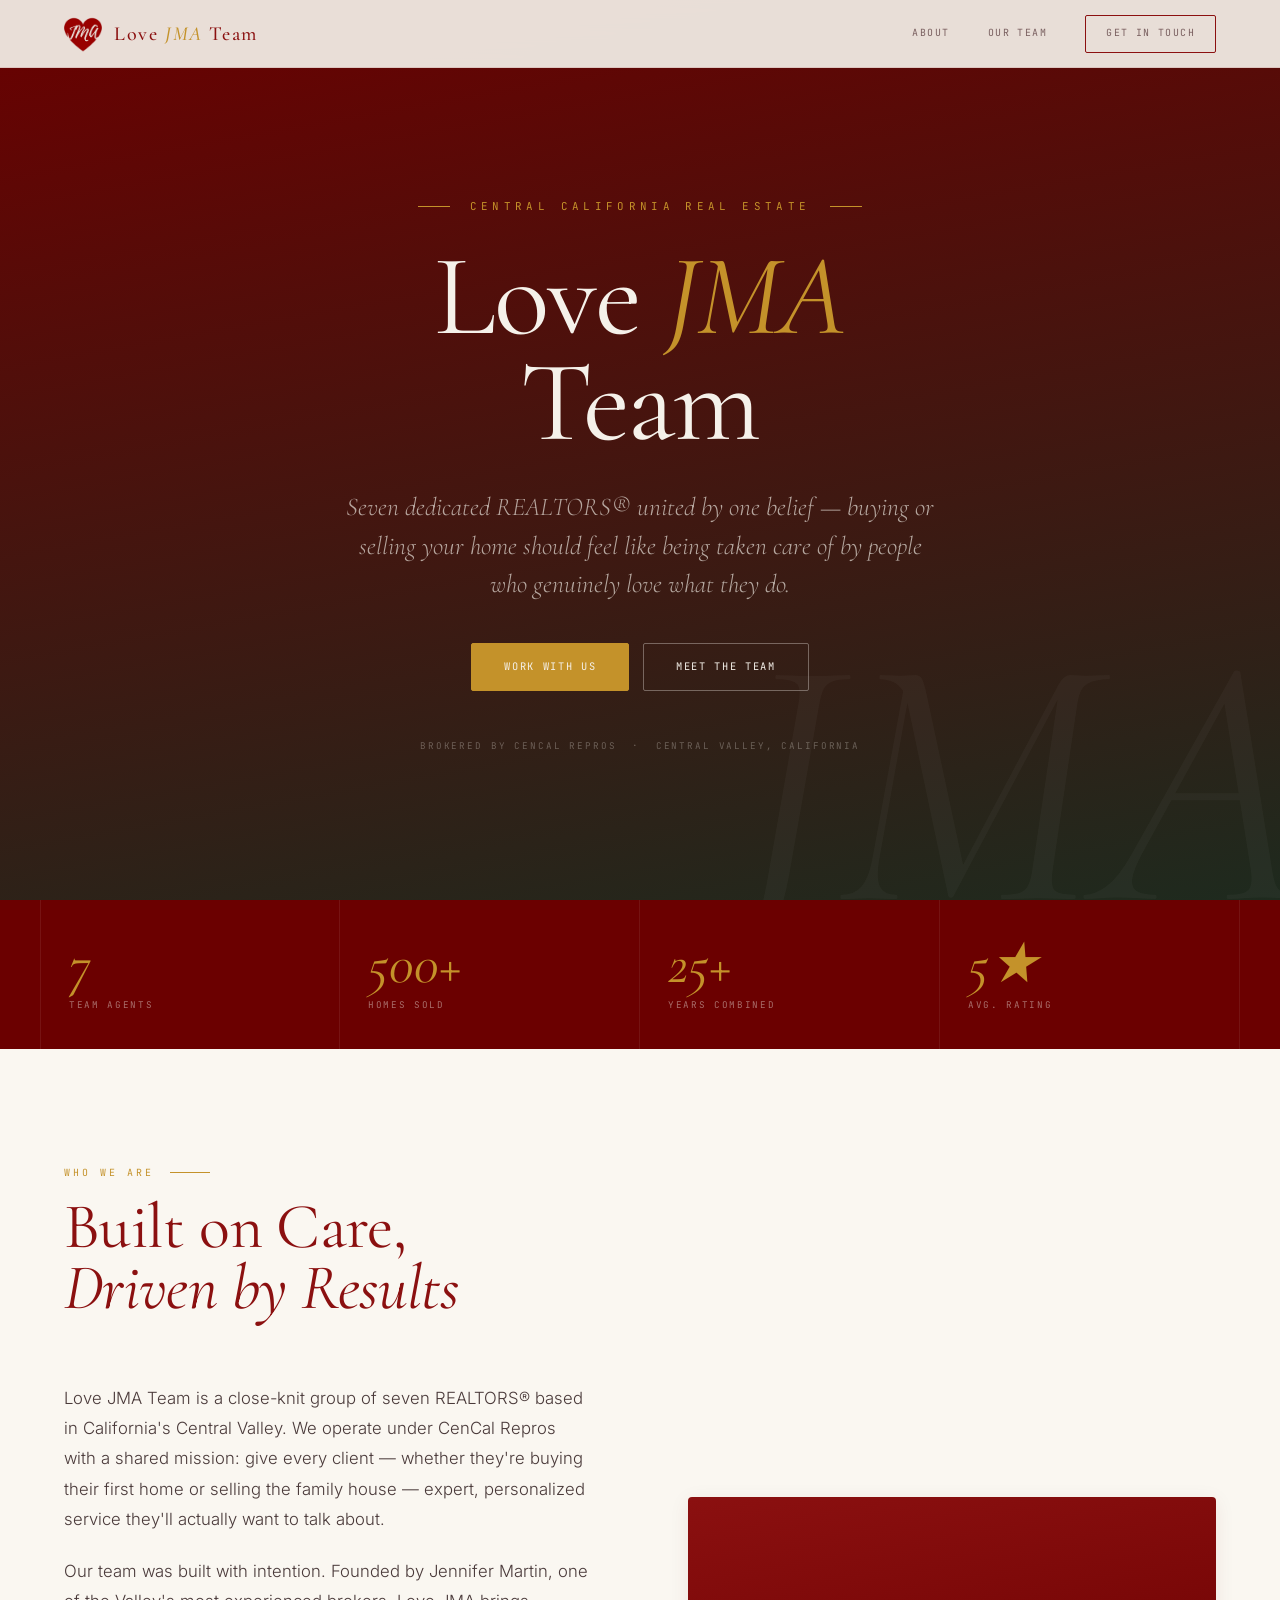
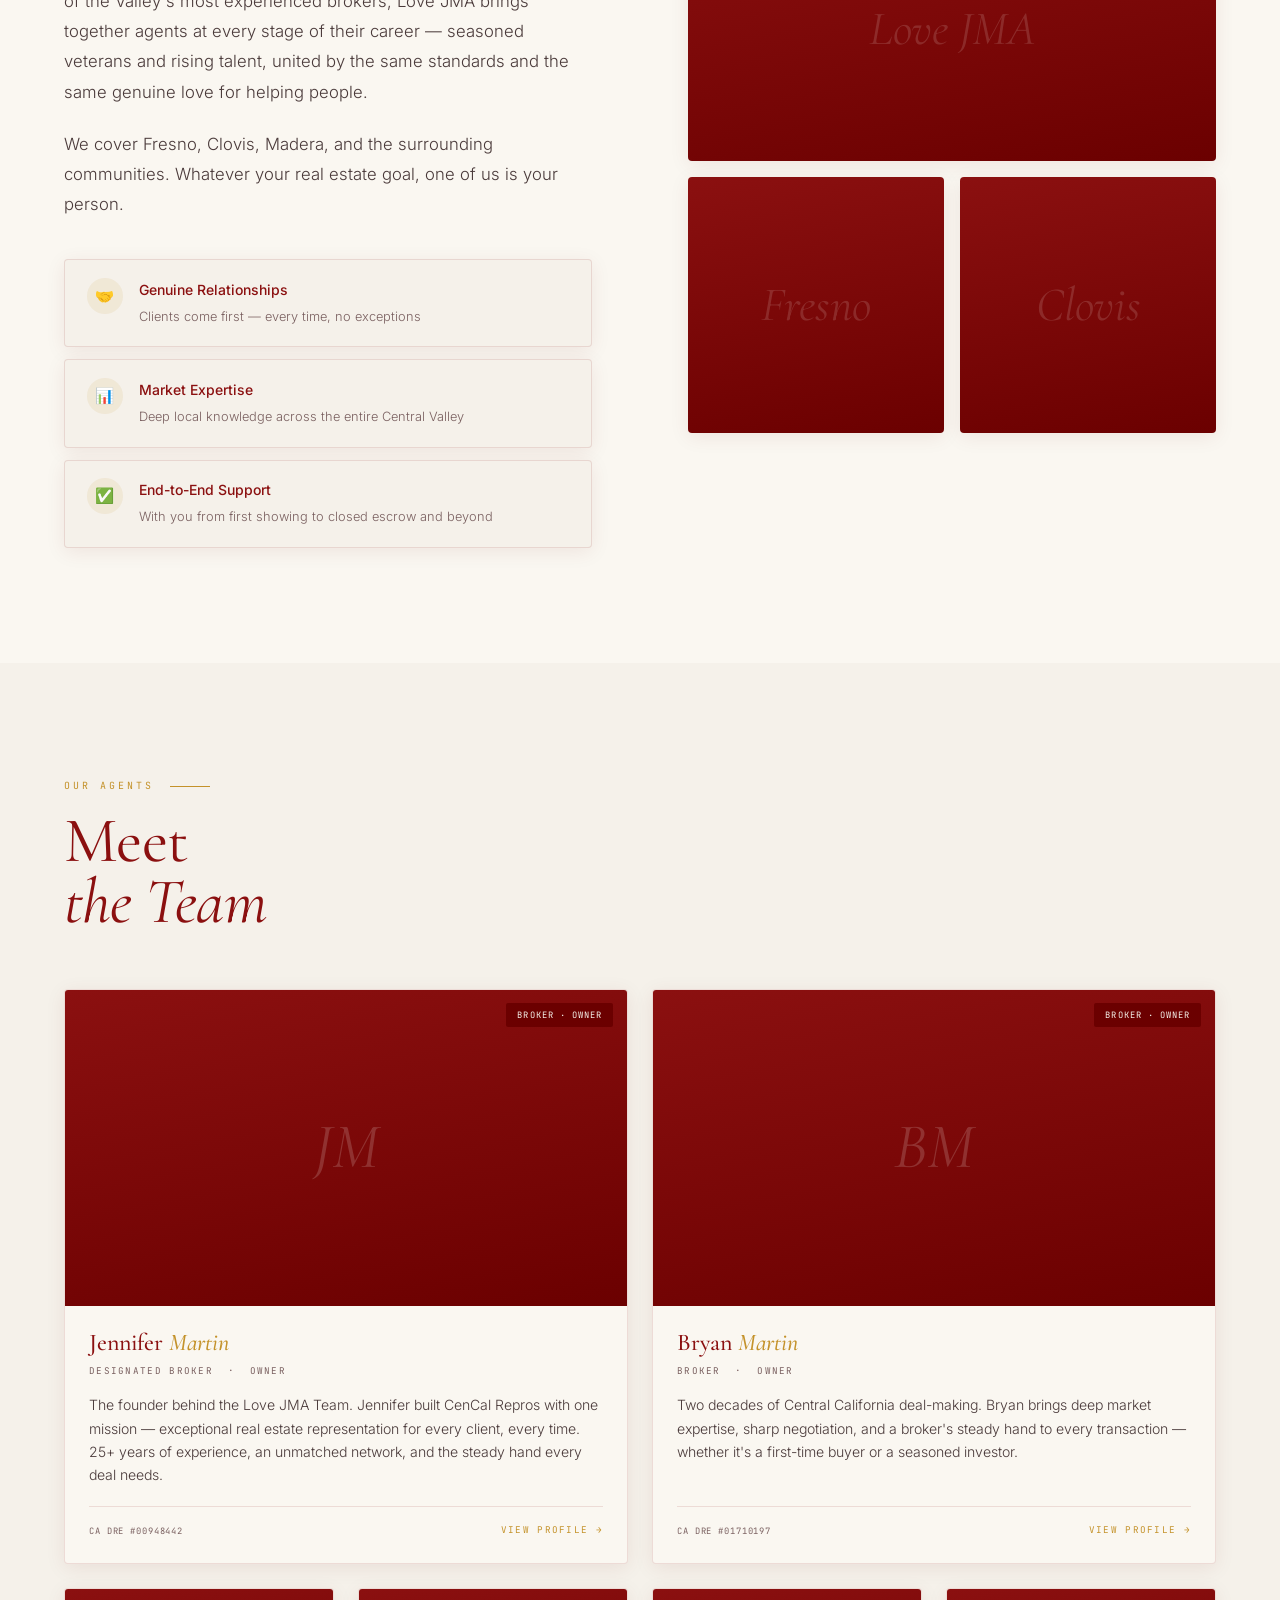
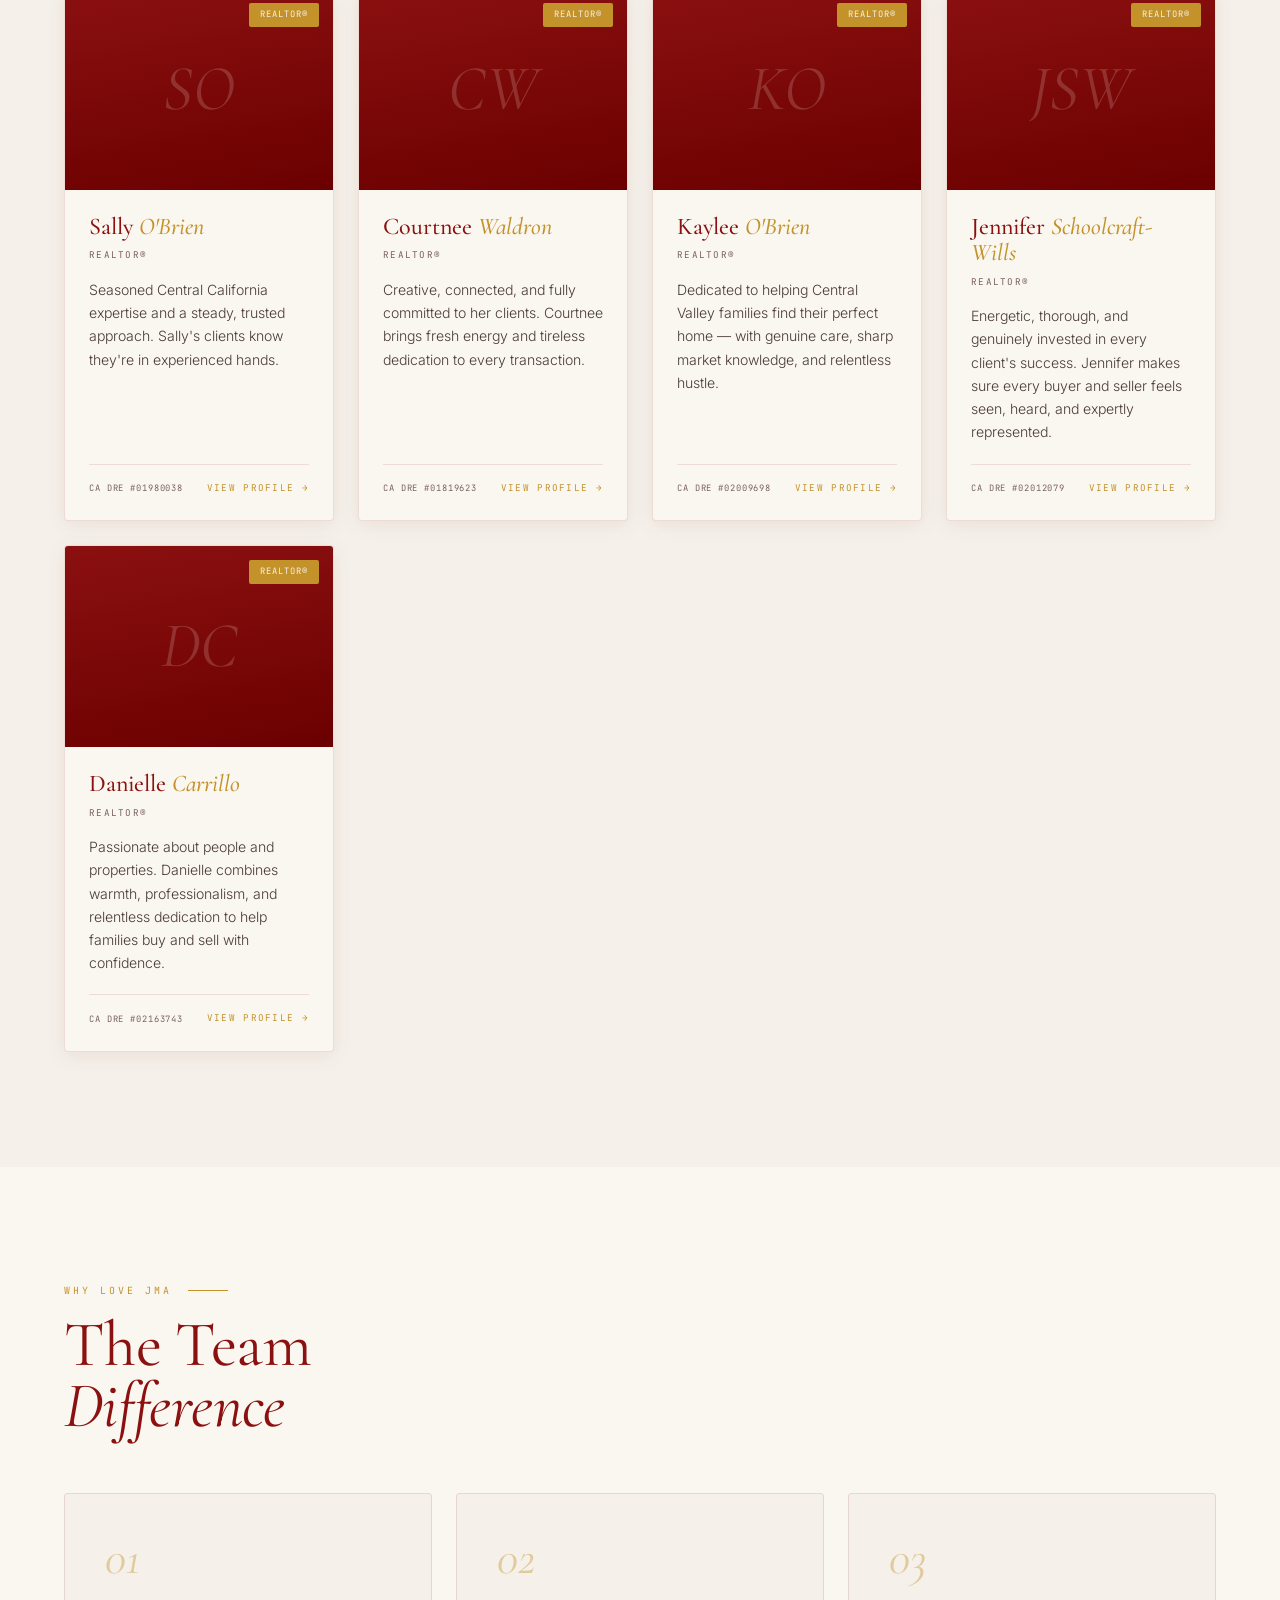
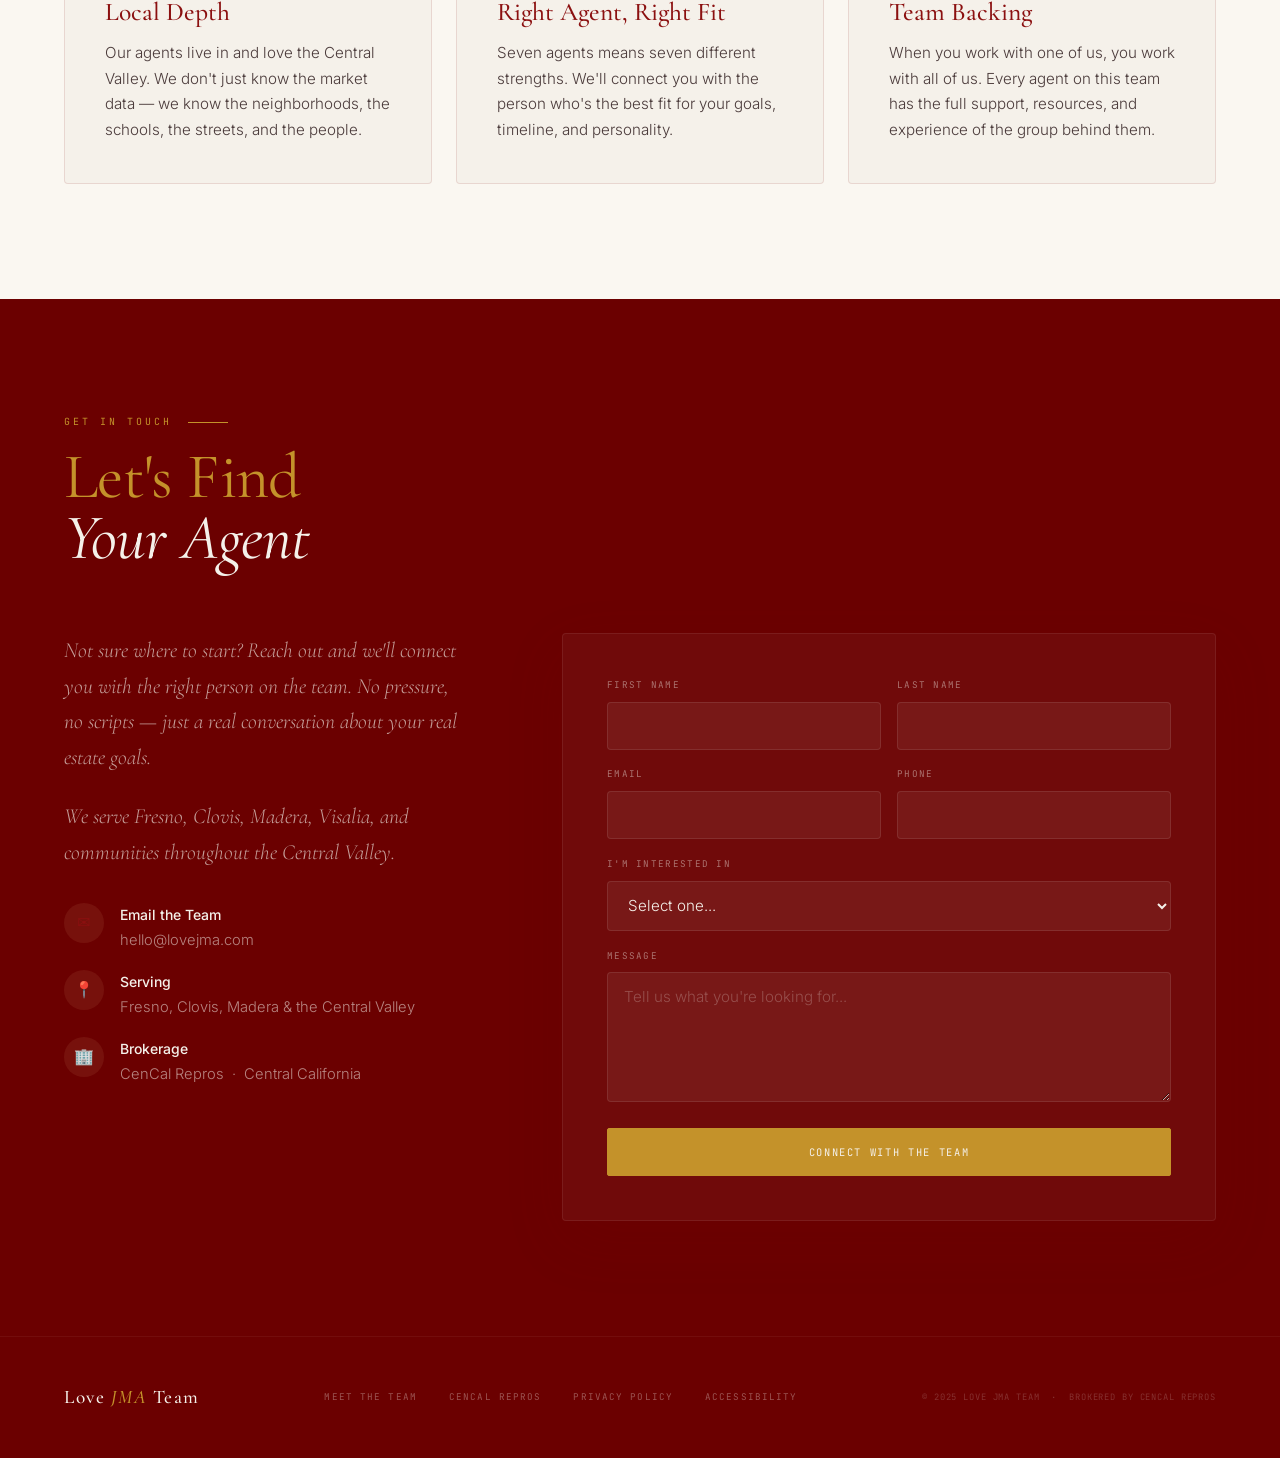
<file: index.html>
<!DOCTYPE html>
<html lang="en">
<head>
  <meta charset="UTF-8">
  <meta name="viewport" content="width=device-width, initial-scale=1.0">
  <link rel="icon" type="image/png" href="/images/jma-logo.png">
  <title>Love JMA Team | Central California Real Estate</title>
  <meta name="description" content="Love JMA Team — 7 dedicated REALTORS® serving Central California buyers and sellers with expertise, integrity, and genuine care. Brokered by CenCal Repros.">
  <meta property="og:title" content="Love JMA Team | Central California Real Estate">
  <meta property="og:description" content="A team of 7 dedicated REALTORS® built on trust, results, and a genuine love for the communities we serve.">
  <meta property="og:type" content="website">
  <meta property="og:url" content="https://lovejma.cencalrepros.com">
  <meta name="twitter:card" content="summary_large_image">
  <link rel="preconnect" href="https://fonts.googleapis.com">
  <link rel="preconnect" href="https://fonts.gstatic.com" crossorigin>
  <link href="https://fonts.googleapis.com/css2?family=Cormorant+Garamond:ital,wght@0,400;0,500;0,600;1,400;1,500&family=Inter:wght@300;400;500&family=JetBrains+Mono:wght@400;500&display=swap" rel="stylesheet">
  <link rel="stylesheet" href="styles.css">
  <style>
    /* Team-page–specific overrides */

    /* Hero: full-bleed dark with centered content */
    .hero-team {
      min-height: 100svh;
      display: flex; flex-direction: column;
      align-items: center; justify-content: center;
      padding: calc(68px + 4rem) clamp(1.5rem, 6vw, 6rem) 5rem;
      text-align: center;
      background: linear-gradient(170deg, var(--forest-deep) 0%, #1e2a1e 100%);
      position: relative; overflow: hidden;
    }
    .hero-team::after {
      content: 'JMA';
      position: absolute; bottom: -4rem; right: -2rem;
      font-family: var(--display); font-style: italic; font-weight: 400;
      font-size: 28vw; line-height: 1;
      color: rgba(245, 241, 234, 0.03);
      pointer-events: none; user-select: none;
    }
    .hero-team .eyebrow { justify-content: center; }
    .hero-team h1 {
      font-family: var(--display); font-weight: 400;
      font-size: clamp(4rem, 9vw, 8rem);
      line-height: 0.92; letter-spacing: -0.015em;
      color: var(--cream);
      margin-top: 1.8rem;
      opacity: 0; animation: fadeUp 0.9s ease 0.55s forwards;
    }
    .hero-team h1 em { font-style: italic; color: var(--terracotta); }
    .hero-team .hero-tagline {
      margin-top: 2rem; max-width: 600px;
      font-family: var(--display); font-style: italic;
      font-size: clamp(1.2rem, 2.5vw, 1.6rem); line-height: 1.5;
      color: rgba(245, 241, 234, 0.65);
      opacity: 0; animation: fadeUp 0.9s ease 0.85s forwards;
    }
    .hero-team .hero-actions {
      justify-content: center;
      opacity: 0; animation: fadeUp 0.9s ease 1s forwards;
    }
    .hero-team .btn-primary { background: var(--terracotta); border-color: var(--terracotta); }
    .hero-team .btn-primary:hover { background: #a35f3f; border-color: #a35f3f; }
    .hero-team .btn-outline { color: var(--cream); border-color: rgba(245, 241, 234, 0.35); }
    .hero-team .btn-outline:hover { background: rgba(245, 241, 234, 0.08); }
    .hero-brokerage {
      margin-top: 3rem;
      font-family: var(--mono); font-size: 0.58rem; font-weight: 400;
      letter-spacing: 0.2em; text-transform: uppercase;
      color: rgba(245, 241, 234, 0.3);
      opacity: 0; animation: fadeUp 0.9s ease 1.15s forwards;
    }

    /* Team nav override */
    .site-nav .nav-brand .nav-logo-team {
      font-family: var(--display); font-weight: 500; font-size: 1.25rem;
      letter-spacing: 0.08em; color: var(--forest);
    }
    .site-nav .nav-logo-team em { font-style: italic; color: var(--terracotta); }

    /* About team */
    .about-team { background: var(--cream-soft); }
    .about-team-grid {
      display: grid; grid-template-columns: 1fr 1fr; gap: 6rem;
      margin-top: 4rem; align-items: center;
    }
    .about-team-copy p {
      margin-bottom: 1.35rem; color: var(--ink-mid);
      font-size: clamp(0.95rem, 1.5vw, 1.05rem); line-height: 1.8;
    }
    .pillars { display: flex; flex-direction: column; gap: 0.75rem; margin-top: 2.5rem; }
    .pillar {
      display: flex; align-items: flex-start; gap: 1rem;
      padding: 1.1rem 1.35rem;
      background: var(--cream); border-radius: var(--r);
      border: 1px solid var(--line); box-shadow: var(--shadow-sm);
    }
    .pillar-icon {
      width: 36px; height: 36px; flex-shrink: 0;
      display: flex; align-items: center; justify-content: center;
      background: var(--terracotta-light); border-radius: 50%;
      font-size: 0.95rem;
    }
    .pillar strong { display: block; font-size: 0.875rem; font-weight: 500; color: var(--forest); }
    .pillar span { font-size: 0.8rem; color: var(--ink-soft); }
    .about-team-visual {
      display: grid; grid-template-columns: 1fr 1fr; gap: 1rem;
    }
    .team-visual-block {
      border-radius: var(--r); overflow: hidden;
      background: linear-gradient(170deg, var(--forest) 0%, var(--forest-deep) 100%);
      aspect-ratio: 1;
      display: flex; align-items: center; justify-content: center;
      box-shadow: var(--shadow-sm);
    }
    .team-visual-block:first-child {
      grid-column: 1 / -1; aspect-ratio: 2/1;
    }
    .team-visual-block span {
      font-family: var(--display); font-style: italic; font-size: 3rem; font-weight: 400;
      color: rgba(245, 241, 234, 0.15); user-select: none;
    }

    /* Meet the team */
    .meet { background: var(--cream); }
    .agents-grid {
      display: grid;
      grid-template-columns: repeat(auto-fill, minmax(280px, 1fr));
      gap: 1.5rem; margin-top: 3.5rem;
    }
    .agent-card {
      border-radius: var(--r); overflow: hidden;
      border: 1px solid var(--line); background: var(--cream-soft);
      box-shadow: var(--shadow-sm);
      transition: box-shadow 0.25s, transform 0.25s;
      display: flex; flex-direction: column;
      text-decoration: none; color: inherit;
    }
    .agent-card:hover { box-shadow: var(--shadow); transform: translateY(-4px); }
    .agent-card-photo {
      aspect-ratio: 4/3;
      background: linear-gradient(170deg, var(--forest) 0%, var(--forest-deep) 100%);
      display: flex; align-items: center; justify-content: center;
      position: relative; overflow: hidden;
    }
    .agent-card-photo img { width: 100%; height: 100%; object-fit: cover; object-position: top; }
    .agent-initials {
      font-family: var(--display); font-style: italic; font-size: 4rem; font-weight: 400;
      color: rgba(245, 241, 234, 0.18); user-select: none;
    }
    .agent-role-badge {
      position: absolute; top: 0.85rem; right: 0.85rem;
      background: var(--terracotta); color: var(--cream);
      padding: 0.28rem 0.7rem; border-radius: 2px;
      font-family: var(--mono); font-size: 0.55rem; font-weight: 400;
      letter-spacing: 0.12em; text-transform: uppercase;
    }
    .agent-role-badge.broker { background: var(--forest-deep); }
    .agent-card-body {
      padding: 1.5rem; display: flex; flex-direction: column; flex: 1;
    }
    .agent-card-name {
      font-family: var(--display); font-weight: 500;
      font-size: 1.5rem; line-height: 1.1; color: var(--forest);
    }
    .agent-card-name em { font-style: italic; color: var(--terracotta); }
    .agent-card-title {
      font-family: var(--mono); font-size: 0.58rem; font-weight: 400;
      letter-spacing: 0.14em; text-transform: uppercase; color: var(--ink-soft);
      margin-top: 0.5rem;
    }
    .agent-card-bio {
      font-size: 0.88rem; color: var(--ink-mid); line-height: 1.65;
      margin-top: 0.85rem; flex: 1;
    }
    .agent-card-footer {
      margin-top: 1.25rem; padding-top: 1rem;
      border-top: 1px solid var(--line);
      display: flex; align-items: center; justify-content: space-between;
      gap: 0.5rem;
    }
    .agent-dre {
      font-family: var(--mono); font-size: 0.55rem; font-weight: 400;
      letter-spacing: 0.1em; text-transform: uppercase; color: var(--ink-soft);
    }
    .agent-cta {
      font-family: var(--mono); font-size: 0.58rem; font-weight: 400;
      letter-spacing: 0.14em; text-transform: uppercase; color: var(--terracotta);
      white-space: nowrap;
    }
    .agent-card:hover .agent-cta { text-decoration: underline; }

    /* Featured broker row */
    .agents-featured {
      display: grid; grid-template-columns: 1fr 1fr; gap: 1.5rem;
      margin-top: 3.5rem;
    }
    .agents-featured .agent-card-photo { aspect-ratio: 16/9; }
    .agents-rest {
      display: grid;
      grid-template-columns: repeat(auto-fill, minmax(260px, 1fr));
      gap: 1.5rem; margin-top: 1.5rem;
    }

    /* Why section */
    .why { background: var(--cream-soft); }
    .why-grid { display: grid; grid-template-columns: repeat(3, 1fr); gap: 1.5rem; margin-top: 3.5rem; }
    .why-item {
      padding: 2.5rem; border-radius: var(--r);
      border: 1px solid var(--line); background: var(--cream);
      transition: box-shadow 0.25s, transform 0.25s;
    }
    .why-item:hover { box-shadow: var(--shadow); transform: translateY(-4px); }
    .why-num {
      font-family: var(--display); font-style: italic; font-size: 3rem; font-weight: 400;
      color: var(--terracotta); opacity: 0.4; line-height: 1;
    }
    .why-item h3 {
      margin-top: 1rem;
      font-family: var(--display); font-weight: 500; font-size: 1.6rem;
      line-height: 1.1; color: var(--forest);
    }
    .why-item p { margin-top: 0.85rem; color: var(--ink-mid); font-size: 0.95rem; line-height: 1.7; }

    /* Team contact */
    .team-contact { background: var(--forest-deep); }
    .team-contact .section-label { color: var(--terracotta); }
    .team-contact .section-label::after { background: var(--terracotta); }
    .team-contact .section-h { color: var(--cream); }
    .team-contact .section-h em { color: var(--terracotta); }
    .contact-cta-grid {
      display: grid; grid-template-columns: 1fr 1fr; gap: 6rem;
      margin-top: 4rem; align-items: start;
    }
    .contact-cta-copy p {
      font-family: var(--display); font-style: italic;
      font-size: clamp(1.1rem, 2vw, 1.35rem); line-height: 1.65;
      color: rgba(245, 241, 234, 0.65); margin-bottom: 1.5rem;
    }
    .contact-reach { display: flex; flex-direction: column; gap: 1rem; margin-top: 2rem; }
    .reach-item { display: flex; align-items: flex-start; gap: 1rem; }
    .reach-icon {
      width: 40px; height: 40px; flex-shrink: 0;
      display: flex; align-items: center; justify-content: center;
      background: rgba(184, 112, 79, 0.15); border-radius: 50%;
      font-size: 1rem;
    }
    .reach-text strong { display: block; font-size: 0.875rem; font-weight: 500; color: var(--cream); }
    .reach-text a, .reach-text span {
      font-size: 0.92rem; color: rgba(245, 241, 234, 0.55);
    }
    .reach-text a:hover { color: var(--terracotta); }
    .team-contact .contact-form {
      background: rgba(245, 241, 234, 0.04);
      border: 1px solid rgba(245, 241, 234, 0.08);
    }
    .team-contact .form-group label { color: rgba(245, 241, 234, 0.45); }
    .team-contact .form-group input,
    .team-contact .form-group select,
    .team-contact .form-group textarea {
      background: rgba(245, 241, 234, 0.06);
      border-color: rgba(245, 241, 234, 0.1);
      color: var(--cream);
    }
    .team-contact .form-group input::placeholder,
    .team-contact .form-group textarea::placeholder { color: rgba(245, 241, 234, 0.25); }
    .team-contact .form-group input:focus,
    .team-contact .form-group select:focus,
    .team-contact .form-group textarea:focus {
      border-color: var(--terracotta);
    }
    .team-contact .btn-primary { background: var(--terracotta); border-color: var(--terracotta); }
    .team-contact .btn-primary:hover { background: #a35f3f; border-color: #a35f3f; }

    @media (max-width: 1024px) {
      .about-team-grid, .contact-cta-grid { grid-template-columns: 1fr; gap: 3.5rem; }
      .about-team-visual { order: -1; }
      .agents-featured { grid-template-columns: 1fr; }
      .why-grid { grid-template-columns: 1fr 1fr; }
    }
    @media (max-width: 640px) {
      .agents-rest { grid-template-columns: 1fr; }
      .why-grid { grid-template-columns: 1fr; }
      .about-team-visual { grid-template-columns: 1fr; }
      .team-visual-block:first-child { grid-column: 1; aspect-ratio: 16/9; }
    }
  </style>
</head>
<body>
  <a class="skip-link" href="#main">Skip to content</a>

  <nav class="site-nav" aria-label="Primary">
    <div class="nav-brand">
      <a href="/" aria-label="Love JMA Team home" style="display:flex;align-items:center;gap:0.75rem;">
        <img src="./images/jma-logo.png" alt="Love JMA Team" style="height:38px;width:38px;object-fit:contain;flex-shrink:0;">
        <span class="nav-logo" style="font-family:var(--display);font-weight:500;font-size:1.25rem;letter-spacing:0.08em;color:var(--forest);">Love <em style="font-style:italic;color:var(--terracotta);">JMA</em> Team</span>
      </a>
    </div>
    <div class="nav-links">
      <a href="#about">About</a>
      <a href="#team">Our Team</a>
      <a href="#contact" class="nav-cta">Get In Touch</a>
    </div>
  </nav>

  <main id="main">

    <section class="hero-team" aria-labelledby="team-name">
      <p class="eyebrow">Central California Real Estate</p>
      <h1 id="team-name">Love <em>JMA</em><br>Team</h1>
      <p class="hero-tagline">Seven dedicated REALTORS® united by one belief — buying or selling your home should feel like being taken care of by people who genuinely love what they do.</p>
      <div class="hero-actions">
        <a class="btn btn-primary" href="#contact">Work With Us</a>
        <a class="btn btn-outline" href="#team">Meet the Team</a>
      </div>
      <p class="hero-brokerage">Brokered by CenCal Repros &nbsp;·&nbsp; Central Valley, California</p>
    </section>

    <div class="stats-bar" role="region" aria-label="Team at a glance">
      <div class="stats-inner">
        <div class="stat"><strong class="stat-num">7</strong><span class="stat-label">Team Agents</span></div>
        <div class="stat"><strong class="stat-num">500+</strong><span class="stat-label">Homes Sold</span></div>
        <div class="stat"><strong class="stat-num">25+</strong><span class="stat-label">Years Combined</span></div>
        <div class="stat"><strong class="stat-num">5★</strong><span class="stat-label">Avg. Rating</span></div>
      </div>
    </div>

    <section id="about" class="about-team" aria-labelledby="about-h">
      <div class="wrap">
        <p class="section-label">Who We Are</p>
        <h2 class="section-h" id="about-h"><em>Built on Care,</em><br>Driven by Results</h2>
        <div class="about-team-grid">
          <div class="about-team-copy">
            <p>Love JMA Team is a close-knit group of seven REALTORS® based in California's Central Valley. We operate under CenCal Repros with a shared mission: give every client — whether they're buying their first home or selling the family house — expert, personalized service they'll actually want to talk about.</p>
            <p>Our team was built with intention. Founded by Jennifer Martin, one of the Valley's most experienced brokers, Love JMA brings together agents at every stage of their career — seasoned veterans and rising talent, united by the same standards and the same genuine love for helping people.</p>
            <p>We cover Fresno, Clovis, Madera, and the surrounding communities. Whatever your real estate goal, one of us is your person.</p>
            <div class="pillars">
              <div class="pillar"><div class="pillar-icon">🤝</div><div><strong>Genuine Relationships</strong><span>Clients come first — every time, no exceptions</span></div></div>
              <div class="pillar"><div class="pillar-icon">📊</div><div><strong>Market Expertise</strong><span>Deep local knowledge across the entire Central Valley</span></div></div>
              <div class="pillar"><div class="pillar-icon">✅</div><div><strong>End-to-End Support</strong><span>With you from first showing to closed escrow and beyond</span></div></div>
            </div>
          </div>
          <div class="about-team-visual" aria-hidden="true">
            <div class="team-visual-block"><span>Love JMA</span></div>
            <div class="team-visual-block"><span>Fresno</span></div>
            <div class="team-visual-block"><span>Clovis</span></div>
          </div>
        </div>
      </div>
    </section>

    <section id="team" class="meet" aria-labelledby="team-h">
      <div class="wrap">
        <p class="section-label">Our Agents</p>
        <h2 class="section-h" id="team-h"><em>Meet</em><br>the Team</h2>

        <!-- Founding brokers -->
        <div class="agents-featured" role="list">

          <a class="agent-card" href="./jennifer-martin/" role="listitem" aria-label="Jennifer Martin, Designated Broker and Owner">
            <div class="agent-card-photo">
              <span class="agent-initials">JM</span>
              <span class="agent-role-badge broker">Broker · Owner</span>
            </div>
            <div class="agent-card-body">
              <div class="agent-card-name">Jennifer <em>Martin</em></div>
              <div class="agent-card-title">Designated Broker &nbsp;·&nbsp; Owner</div>
              <p class="agent-card-bio">The founder behind the Love JMA Team. Jennifer built CenCal Repros with one mission — exceptional real estate representation for every client, every time. 25+ years of experience, an unmatched network, and the steady hand every deal needs.</p>
              <div class="agent-card-footer">
                <span class="agent-dre">CA DRE #00948442</span>
                <span class="agent-cta">View Profile &rarr;</span>
              </div>
            </div>
          </a>

          <a class="agent-card" href="./bryan-martin/" role="listitem" aria-label="Bryan Martin, Broker and Owner">
            <div class="agent-card-photo">
              <span class="agent-initials">BM</span>
              <span class="agent-role-badge broker">Broker · Owner</span>
            </div>
            <div class="agent-card-body">
              <div class="agent-card-name">Bryan <em>Martin</em></div>
              <div class="agent-card-title">Broker &nbsp;·&nbsp; Owner</div>
              <p class="agent-card-bio">Two decades of Central California deal-making. Bryan brings deep market expertise, sharp negotiation, and a broker's steady hand to every transaction — whether it's a first-time buyer or a seasoned investor.</p>
              <div class="agent-card-footer">
                <span class="agent-dre">CA DRE #01710197</span>
                <span class="agent-cta">View Profile &rarr;</span>
              </div>
            </div>
          </a>

        </div>

        <!-- The rest of the team -->
        <div class="agents-rest" role="list">

          <a class="agent-card" href="./sally-obrien/" role="listitem" aria-label="Sally O'Brien, REALTOR">
            <div class="agent-card-photo">
              <span class="agent-initials">SO</span>
              <span class="agent-role-badge">REALTOR®</span>
            </div>
            <div class="agent-card-body">
              <div class="agent-card-name">Sally <em>O'Brien</em></div>
              <div class="agent-card-title">REALTOR®</div>
              <p class="agent-card-bio">Seasoned Central California expertise and a steady, trusted approach. Sally's clients know they're in experienced hands.</p>
              <div class="agent-card-footer">
                <span class="agent-dre">CA DRE #01980038</span>
                <span class="agent-cta">View Profile &rarr;</span>
              </div>
            </div>
          </a>

          <a class="agent-card" href="./courtnee-waldron/" role="listitem" aria-label="Courtnee Waldron, REALTOR">
            <div class="agent-card-photo">
              <span class="agent-initials">CW</span>
              <span class="agent-role-badge">REALTOR®</span>
            </div>
            <div class="agent-card-body">
              <div class="agent-card-name">Courtnee <em>Waldron</em></div>
              <div class="agent-card-title">REALTOR®</div>
              <p class="agent-card-bio">Creative, connected, and fully committed to her clients. Courtnee brings fresh energy and tireless dedication to every transaction.</p>
              <div class="agent-card-footer">
                <span class="agent-dre">CA DRE #01819623</span>
                <span class="agent-cta">View Profile &rarr;</span>
              </div>
            </div>
          </a>

          <a class="agent-card" href="./kaylee-obrien/" role="listitem" aria-label="Kaylee O'Brien, REALTOR">
            <div class="agent-card-photo">
              <span class="agent-initials">KO</span>
              <span class="agent-role-badge">REALTOR®</span>
            </div>
            <div class="agent-card-body">
              <div class="agent-card-name">Kaylee <em>O'Brien</em></div>
              <div class="agent-card-title">REALTOR®</div>
              <p class="agent-card-bio">Dedicated to helping Central Valley families find their perfect home — with genuine care, sharp market knowledge, and relentless hustle.</p>
              <div class="agent-card-footer">
                <span class="agent-dre">CA DRE #02009698</span>
                <span class="agent-cta">View Profile &rarr;</span>
              </div>
            </div>
          </a>

          <a class="agent-card" href="./jennifer-schoolcraft-wills/" role="listitem" aria-label="Jennifer Schoolcraft-Wills, REALTOR">
            <div class="agent-card-photo">
              <span class="agent-initials">JSW</span>
              <span class="agent-role-badge">REALTOR®</span>
            </div>
            <div class="agent-card-body">
              <div class="agent-card-name">Jennifer <em>Schoolcraft-Wills</em></div>
              <div class="agent-card-title">REALTOR®</div>
              <p class="agent-card-bio">Energetic, thorough, and genuinely invested in every client's success. Jennifer makes sure every buyer and seller feels seen, heard, and expertly represented.</p>
              <div class="agent-card-footer">
                <span class="agent-dre">CA DRE #02012079</span>
                <span class="agent-cta">View Profile &rarr;</span>
              </div>
            </div>
          </a>

          <a class="agent-card" href="./danielle-carrillo/" role="listitem" aria-label="Danielle Carrillo, REALTOR">
            <div class="agent-card-photo">
              <span class="agent-initials">DC</span>
              <span class="agent-role-badge">REALTOR®</span>
            </div>
            <div class="agent-card-body">
              <div class="agent-card-name">Danielle <em>Carrillo</em></div>
              <div class="agent-card-title">REALTOR®</div>
              <p class="agent-card-bio">Passionate about people and properties. Danielle combines warmth, professionalism, and relentless dedication to help families buy and sell with confidence.</p>
              <div class="agent-card-footer">
                <span class="agent-dre">CA DRE #02163743</span>
                <span class="agent-cta">View Profile &rarr;</span>
              </div>
            </div>
          </a>

        </div>
      </div>
    </section>

    <section class="why" aria-labelledby="why-h">
      <div class="wrap">
        <p class="section-label">Why Love JMA</p>
        <h2 class="section-h" id="why-h"><em>The Team</em><br>Difference</h2>
        <div class="why-grid">
          <div class="why-item">
            <div class="why-num">01</div>
            <h3>Local Depth</h3>
            <p>Our agents live in and love the Central Valley. We don't just know the market data — we know the neighborhoods, the schools, the streets, and the people.</p>
          </div>
          <div class="why-item">
            <div class="why-num">02</div>
            <h3>Right Agent, Right Fit</h3>
            <p>Seven agents means seven different strengths. We'll connect you with the person who's the best fit for your goals, timeline, and personality.</p>
          </div>
          <div class="why-item">
            <div class="why-num">03</div>
            <h3>Team Backing</h3>
            <p>When you work with one of us, you work with all of us. Every agent on this team has the full support, resources, and experience of the group behind them.</p>
          </div>
        </div>
      </div>
    </section>

    <section id="contact" class="team-contact" aria-labelledby="contact-h">
      <div class="wrap">
        <p class="section-label">Get In Touch</p>
        <h2 class="section-h" id="contact-h"><em>Let's Find</em><br>Your Agent</h2>
        <div class="contact-cta-grid">
          <div class="contact-cta-copy">
            <p>Not sure where to start? Reach out and we'll connect you with the right person on the team. No pressure, no scripts — just a real conversation about your real estate goals.</p>
            <p>We serve Fresno, Clovis, Madera, Visalia, and communities throughout the Central Valley.</p>
            <div class="contact-reach">
              <div class="reach-item">
                <div class="reach-icon">✉️</div>
                <div class="reach-text">
                  <strong>Email the Team</strong>
                  <a href="mailto:hello@lovejma.com">hello@lovejma.com</a>
                </div>
              </div>
              <div class="reach-item">
                <div class="reach-icon">📍</div>
                <div class="reach-text">
                  <strong>Serving</strong>
                  <span>Fresno, Clovis, Madera &amp; the Central Valley</span>
                </div>
              </div>
              <div class="reach-item">
                <div class="reach-icon">🏢</div>
                <div class="reach-text">
                  <strong>Brokerage</strong>
                  <span>CenCal Repros &nbsp;·&nbsp; Central California</span>
                </div>
              </div>
            </div>
          </div>
          <div class="contact-form">
            <form action="#" method="post" aria-label="Contact Love JMA Team">
              <div class="form-row">
                <div class="form-group"><label for="fn">First Name</label><input type="text" id="fn" name="first_name" autocomplete="given-name" required></div>
                <div class="form-group"><label for="ln">Last Name</label><input type="text" id="ln" name="last_name" autocomplete="family-name" required></div>
              </div>
              <div class="form-row">
                <div class="form-group"><label for="em">Email</label><input type="email" id="em" name="email" autocomplete="email" required></div>
                <div class="form-group"><label for="ph">Phone</label><input type="tel" id="ph" name="phone" autocomplete="tel"></div>
              </div>
              <div class="form-group">
                <label for="int">I'm Interested In</label>
                <select id="int" name="interest">
                  <option value="">Select one...</option>
                  <option value="buying">Buying a Home</option>
                  <option value="selling">Selling My Home</option>
                  <option value="both">Buying &amp; Selling</option>
                  <option value="investing">Investment Property</option>
                  <option value="other">Just Exploring</option>
                </select>
              </div>
              <div class="form-group"><label for="msg">Message</label><textarea id="msg" name="message" placeholder="Tell us what you're looking for..."></textarea></div>
              <button type="submit" class="btn btn-primary btn-full">Connect with the Team</button>
            </form>
          </div>
        </div>
      </div>
    </section>

  </main>

  <footer>
    <div class="footer-inner">
      <a class="footer-logo" href="/">Love <em>JMA</em> Team</a>
      <div class="footer-links">
        <a href="#team">Meet the Team</a>
        <a href="https://cencalrepros.com">CenCal Repros</a>
        <a href="#">Privacy Policy</a>
        <a href="#">Accessibility</a>
      </div>
      <p class="footer-copy">&copy; 2025 Love JMA Team &nbsp;&middot;&nbsp; Brokered by CenCal Repros</p>
    </div>
  </footer>

</body>
</html>
</file>
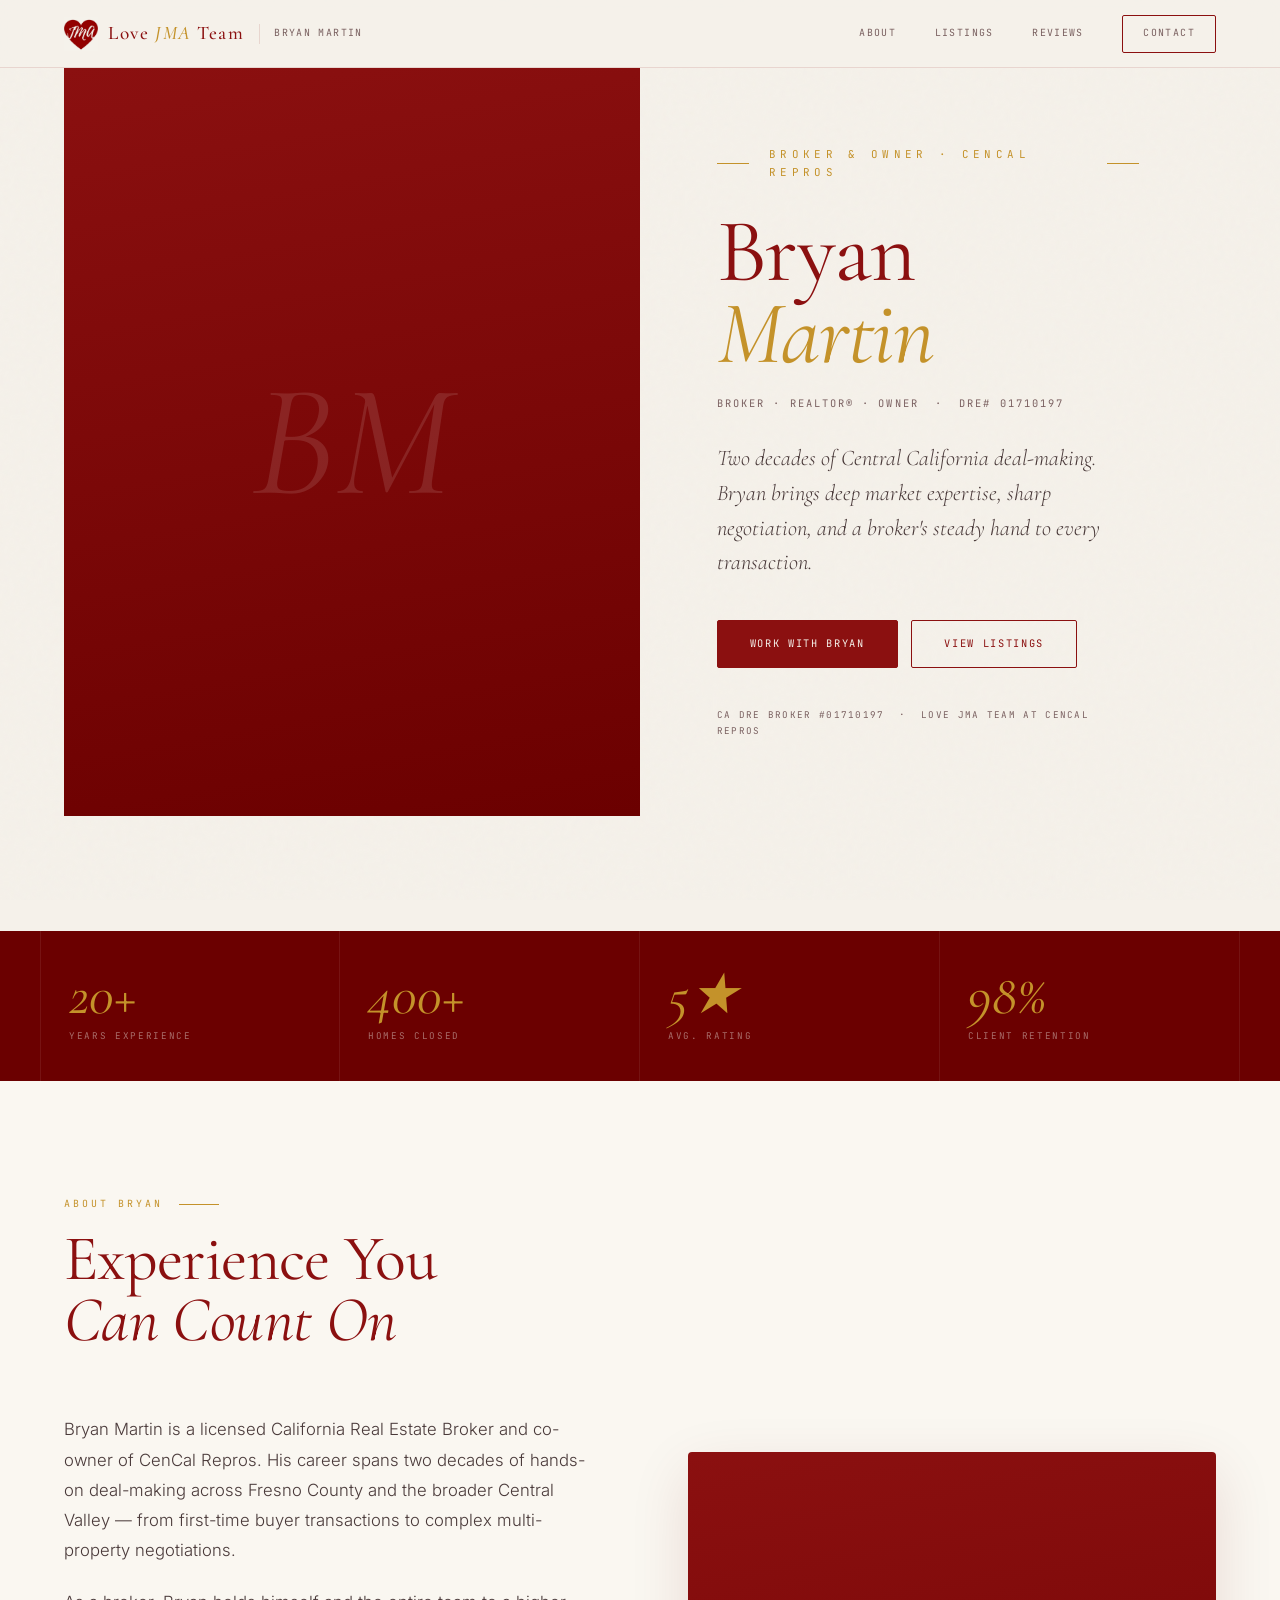
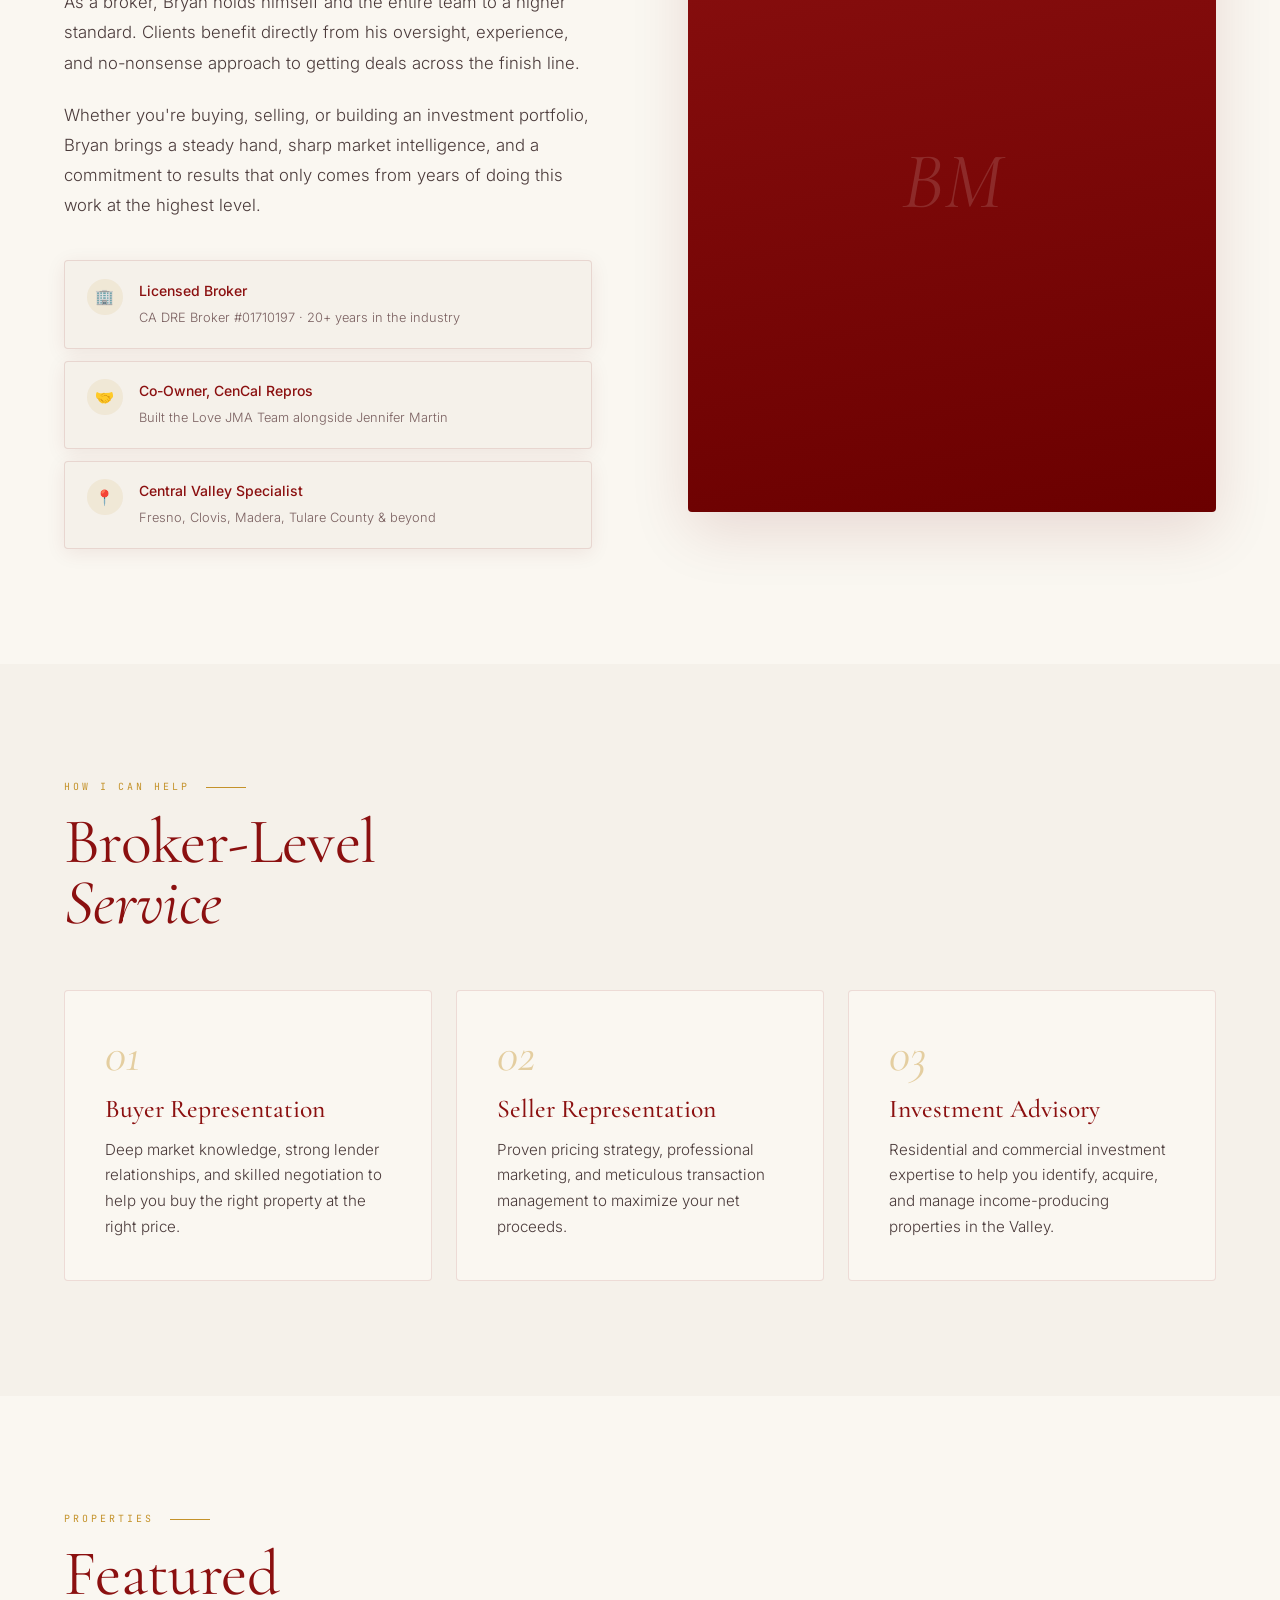
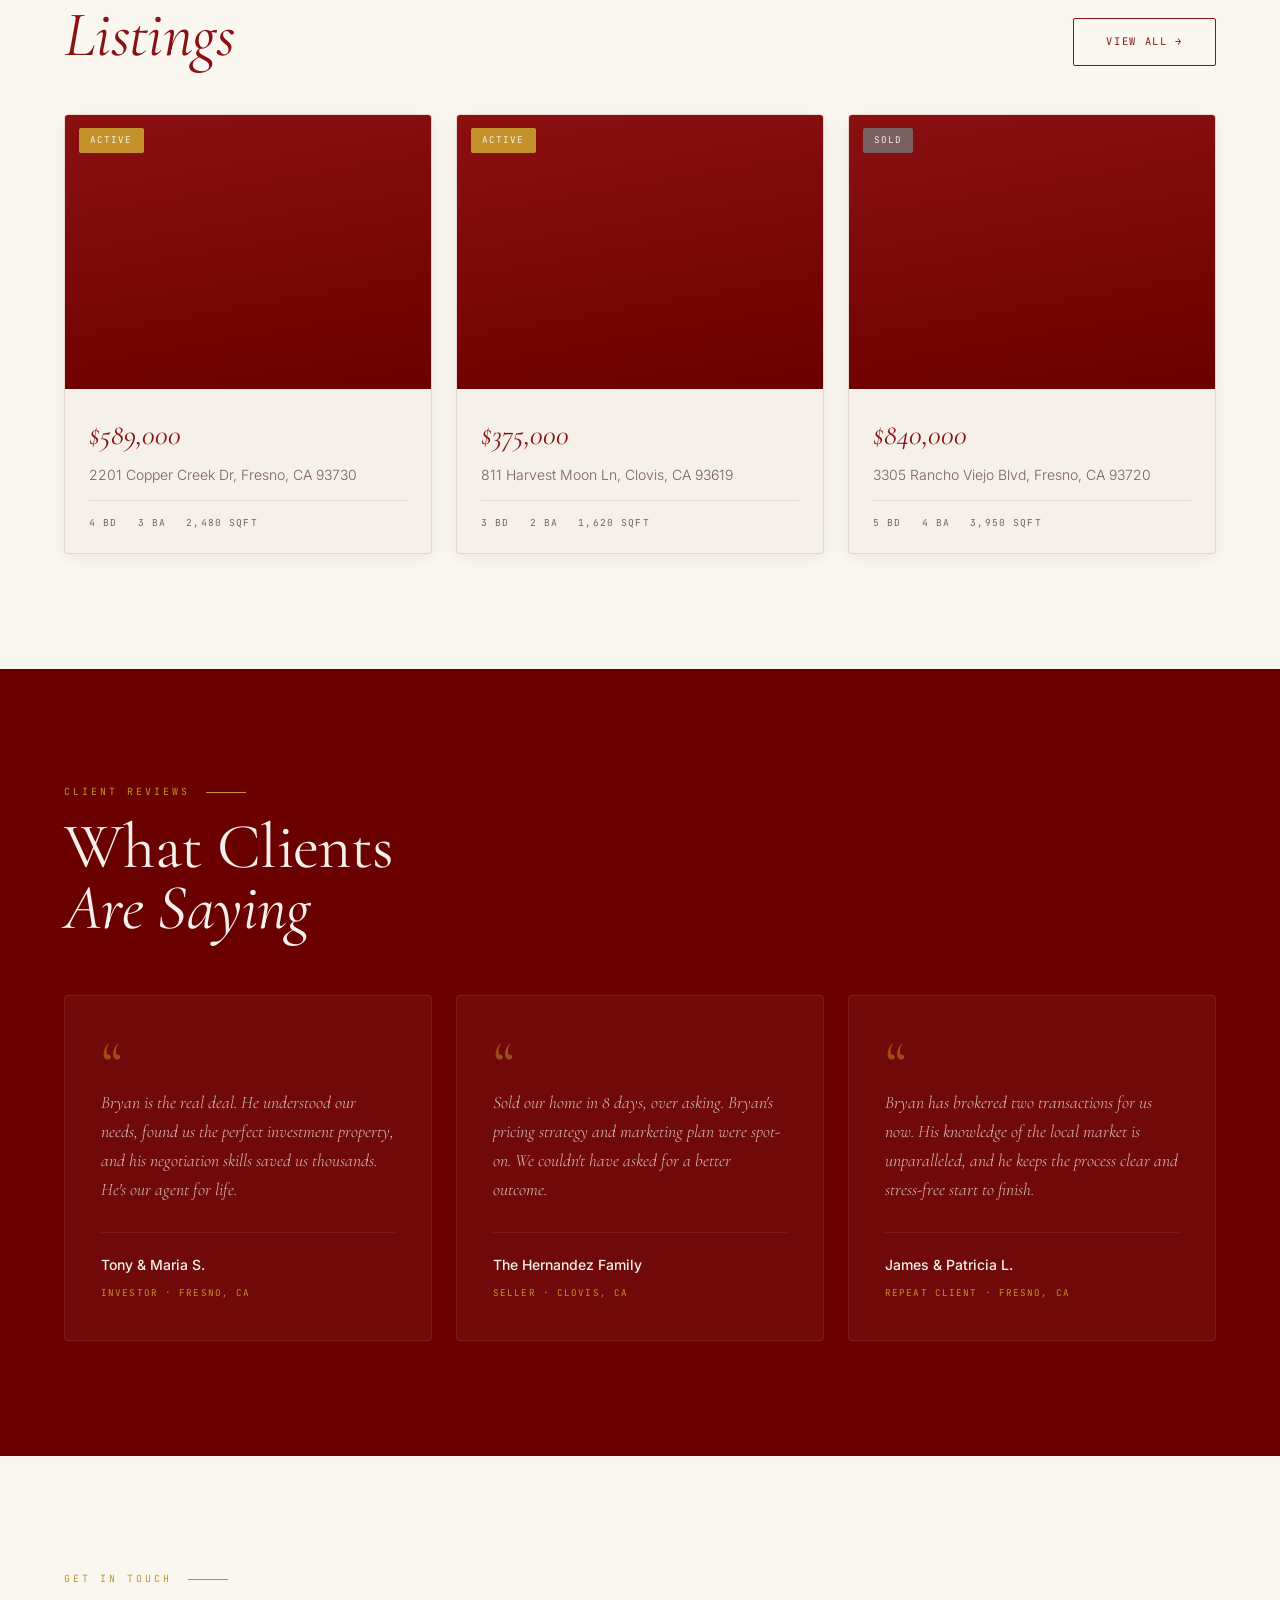
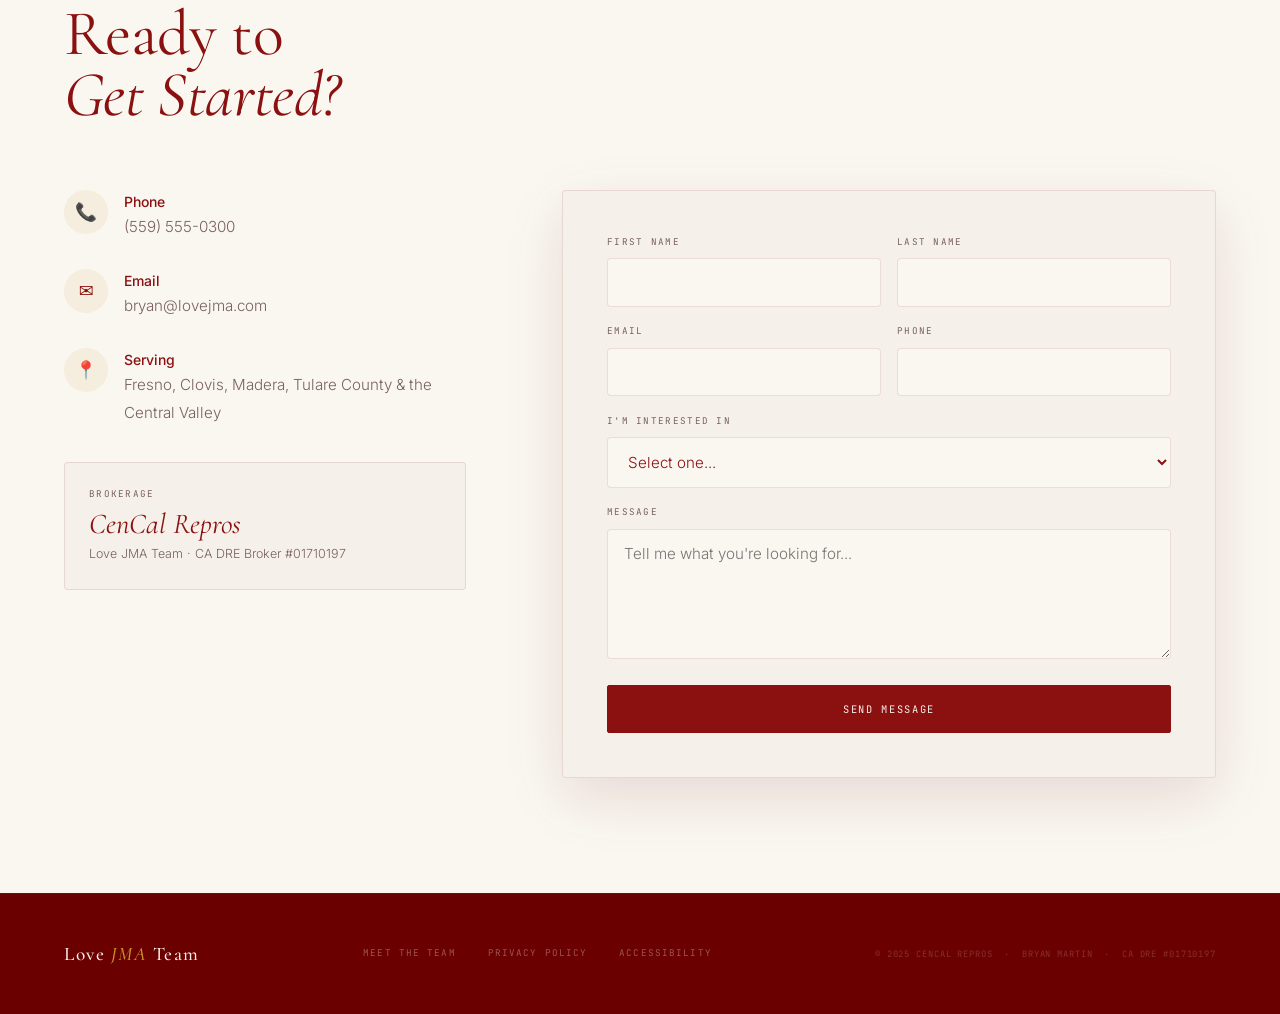
<file: bryan-martin/index.html>
<!DOCTYPE html>
<html lang="en">
<head>
  <meta charset="UTF-8">
  <meta name="viewport" content="width=device-width, initial-scale=1.0">
  <link rel="icon" type="image/png" href="/images/jma-logo.png">
  <title>Bryan Martin | Broker · Owner | Love JMA Team</title>
  <meta name="description" content="Bryan Martin, Broker and Owner at CenCal Repros. Two decades of Central California real estate expertise. CA DRE #01710197.">
  <meta property="og:title" content="Bryan Martin | Broker · Owner | Love JMA Team">
  <meta property="og:description" content="Broker &amp; Owner of the Love JMA Team. Decades of Central California real estate experience. CA DRE #01710197.">
  <meta property="og:type" content="website">
  <meta property="og:url" content="https://bryanmartin.cencalrepros.com">
  <meta name="twitter:card" content="summary_large_image">
  <link rel="preconnect" href="https://fonts.googleapis.com">
  <link rel="preconnect" href="https://fonts.gstatic.com" crossorigin>
  <link href="https://fonts.googleapis.com/css2?family=Cormorant+Garamond:ital,wght@0,400;0,500;0,600;1,400;1,500&family=Inter:wght@300;400;500&family=JetBrains+Mono:wght@400;500&display=swap" rel="stylesheet">
  <link rel="stylesheet" href="../styles.css">
</head>
<body>
  <a class="skip-link" href="#main">Skip to content</a>

  <nav class="site-nav" aria-label="Primary">
    <div class="nav-brand">
      <a href="/" aria-label="Love JMA Team home" style="display:flex;align-items:center;gap:0.65rem;"><img src="../images/jma-logo.jpg" alt="Love JMA" style="height:34px;width:34px;object-fit:contain;mix-blend-mode:multiply;"><span style="font-family:var(--display);font-weight:500;font-size:1.2rem;letter-spacing:0.08em;color:var(--forest);">Love <em style="font-style:italic;color:var(--terracotta);">JMA</em> Team</span></a>
      <div class="nav-divider" aria-hidden="true"></div>
      <span class="nav-agent">Bryan Martin</span>
    </div>
    <div class="nav-links">
      <a href="#about">About</a>
      <a href="#listings">Listings</a>
      <a href="#testimonials">Reviews</a>
      <a href="#contact" class="nav-cta">Contact</a>
    </div>
  </nav>

  <main id="main">

    <section class="hero" aria-labelledby="agent-name">
      <div class="hero-photo" aria-hidden="true">
        <div class="hero-placeholder"><span>BM</span></div>
      </div>
      <div class="hero-content">
        <p class="eyebrow">Broker &amp; Owner · CenCal Repros</p>
        <h1 id="agent-name">Bryan<br><em>Martin</em></h1>
        <p class="hero-role">Broker · REALTOR® · Owner &nbsp;·&nbsp; DRE# 01710197</p>
        <p class="hero-bio">Two decades of Central California deal-making. Bryan brings deep market expertise, sharp negotiation, and a broker's steady hand to every transaction.</p>
        <div class="hero-actions">
          <a class="btn btn-primary" href="#contact">Work With Bryan</a>
          <a class="btn btn-outline" href="#listings">View Listings</a>
        </div>
        <p class="license-tag">CA DRE Broker #01710197 &nbsp;·&nbsp; Love JMA Team at CenCal Repros</p>
      </div>
    </section>

    <div class="stats-bar" role="region" aria-label="At a glance">
      <div class="stats-inner">
        <div class="stat"><strong class="stat-num">20+</strong><span class="stat-label">Years Experience</span></div>
        <div class="stat"><strong class="stat-num">400+</strong><span class="stat-label">Homes Closed</span></div>
        <div class="stat"><strong class="stat-num">5★</strong><span class="stat-label">Avg. Rating</span></div>
        <div class="stat"><strong class="stat-num">98%</strong><span class="stat-label">Client Retention</span></div>
      </div>
    </div>

    <section id="about" class="about" aria-labelledby="about-h">
      <div class="wrap">
        <p class="section-label">About Bryan</p>
        <h2 class="section-h" id="about-h"><em>Experience You</em><br>Can Count On</h2>
        <div class="about-grid">
          <div class="about-copy">
            <p>Bryan Martin is a licensed California Real Estate Broker and co-owner of CenCal Repros. His career spans two decades of hands-on deal-making across Fresno County and the broader Central Valley — from first-time buyer transactions to complex multi-property negotiations.</p>
            <p>As a broker, Bryan holds himself and the entire team to a higher standard. Clients benefit directly from his oversight, experience, and no-nonsense approach to getting deals across the finish line.</p>
            <p>Whether you're buying, selling, or building an investment portfolio, Bryan brings a steady hand, sharp market intelligence, and a commitment to results that only comes from years of doing this work at the highest level.</p>
            <div class="credentials">
              <div class="cred"><div class="cred-icon">🏢</div><div><strong>Licensed Broker</strong><span>CA DRE Broker #01710197 · 20+ years in the industry</span></div></div>
              <div class="cred"><div class="cred-icon">🤝</div><div><strong>Co-Owner, CenCal Repros</strong><span>Built the Love JMA Team alongside Jennifer Martin</span></div></div>
              <div class="cred"><div class="cred-icon">📍</div><div><strong>Central Valley Specialist</strong><span>Fresno, Clovis, Madera, Tulare County &amp; beyond</span></div></div>
            </div>
          </div>
          <div class="about-img"><div class="about-img-ph" aria-hidden="true"><span>BM</span></div></div>
        </div>
      </div>
    </section>

    <section class="services" aria-labelledby="svc-h">
      <div class="wrap">
        <p class="section-label">How I Can Help</p>
        <h2 class="section-h" id="svc-h"><em>Broker-Level</em><br>Service</h2>
        <div class="services-grid">
          <div class="svc"><div class="svc-num">01</div><h3>Buyer Representation</h3><p>Deep market knowledge, strong lender relationships, and skilled negotiation to help you buy the right property at the right price.</p></div>
          <div class="svc"><div class="svc-num">02</div><h3>Seller Representation</h3><p>Proven pricing strategy, professional marketing, and meticulous transaction management to maximize your net proceeds.</p></div>
          <div class="svc"><div class="svc-num">03</div><h3>Investment Advisory</h3><p>Residential and commercial investment expertise to help you identify, acquire, and manage income-producing properties in the Valley.</p></div>
        </div>
      </div>
    </section>

    <section id="listings" class="listings" aria-labelledby="listings-h">
      <div class="wrap">
        <div class="listings-head">
          <div><p class="section-label">Properties</p><h2 class="section-h" id="listings-h"><em>Featured</em><br>Listings</h2></div>
          <a class="btn btn-outline" href="https://cencalrepros.com/listings">View All &rarr;</a>
        </div>
        <div class="listings-grid">
          <article class="listing"><div class="listing-img"><span class="badge">Active</span></div><div class="listing-body"><p class="listing-price">$589,000</p><p class="listing-addr">2201 Copper Creek Dr, Fresno, CA 93730</p><ul class="listing-meta"><li>4 bd</li><li>3 ba</li><li>2,480 sqft</li></ul></div></article>
          <article class="listing"><div class="listing-img"><span class="badge">Active</span></div><div class="listing-body"><p class="listing-price">$375,000</p><p class="listing-addr">811 Harvest Moon Ln, Clovis, CA 93619</p><ul class="listing-meta"><li>3 bd</li><li>2 ba</li><li>1,620 sqft</li></ul></div></article>
          <article class="listing"><div class="listing-img"><span class="badge sold">Sold</span></div><div class="listing-body"><p class="listing-price">$840,000</p><p class="listing-addr">3305 Rancho Viejo Blvd, Fresno, CA 93720</p><ul class="listing-meta"><li>5 bd</li><li>4 ba</li><li>3,950 sqft</li></ul></div></article>
        </div>
      </div>
    </section>

    <section id="testimonials" class="testimonials" aria-labelledby="testi-h">
      <div class="wrap">
        <p class="section-label">Client Reviews</p>
        <h2 class="section-h" id="testi-h"><em>What Clients</em><br>Are Saying</h2>
        <div class="testi-grid">
          <div class="testi"><div class="testi-quote-mark">&ldquo;</div><p class="testi-quote">Bryan is the real deal. He understood our needs, found us the perfect investment property, and his negotiation skills saved us thousands. He's our agent for life.</p><div class="testi-author"><strong>Tony &amp; Maria S.</strong><span>Investor · Fresno, CA</span></div></div>
          <div class="testi"><div class="testi-quote-mark">&ldquo;</div><p class="testi-quote">Sold our home in 8 days, over asking. Bryan's pricing strategy and marketing plan were spot-on. We couldn't have asked for a better outcome.</p><div class="testi-author"><strong>The Hernandez Family</strong><span>Seller · Clovis, CA</span></div></div>
          <div class="testi"><div class="testi-quote-mark">&ldquo;</div><p class="testi-quote">Bryan has brokered two transactions for us now. His knowledge of the local market is unparalleled, and he keeps the process clear and stress-free start to finish.</p><div class="testi-author"><strong>James &amp; Patricia L.</strong><span>Repeat Client · Fresno, CA</span></div></div>
        </div>
      </div>
    </section>

    <section id="contact" class="contact" aria-labelledby="contact-h">
      <div class="wrap">
        <p class="section-label">Get In Touch</p>
        <h2 class="section-h" id="contact-h"><em>Ready to</em><br>Get Started?</h2>
        <div class="contact-grid">
          <div class="contact-info">
            <div class="c-item"><div class="c-icon">📞</div><div class="c-text"><strong>Phone</strong><a href="tel:+15595550300">(559) 555-0300</a></div></div>
            <div class="c-item"><div class="c-icon">✉️</div><div class="c-text"><strong>Email</strong><a href="mailto:bryan@lovejma.com">bryan@lovejma.com</a></div></div>
            <div class="c-item"><div class="c-icon">📍</div><div class="c-text"><strong>Serving</strong><span>Fresno, Clovis, Madera, Tulare County &amp; the Central Valley</span></div></div>
            <div class="brokerage-card">
              <p class="brokerage-label">Brokerage</p>
              <p class="brokerage-name">CenCal Repros</p>
              <p class="brokerage-sub">Love JMA Team · CA DRE Broker #01710197</p>
            </div>
          </div>
          <div class="contact-form">
            <form action="#" method="post" aria-label="Contact Bryan Martin">
              <div class="form-row">
                <div class="form-group"><label for="fn">First Name</label><input type="text" id="fn" name="first_name" autocomplete="given-name" required></div>
                <div class="form-group"><label for="ln">Last Name</label><input type="text" id="ln" name="last_name" autocomplete="family-name" required></div>
              </div>
              <div class="form-row">
                <div class="form-group"><label for="em">Email</label><input type="email" id="em" name="email" autocomplete="email" required></div>
                <div class="form-group"><label for="ph">Phone</label><input type="tel" id="ph" name="phone" autocomplete="tel"></div>
              </div>
              <div class="form-group">
                <label for="int">I'm Interested In</label>
                <select id="int" name="interest">
                  <option value="">Select one...</option>
                  <option value="buying">Buying a Home</option>
                  <option value="selling">Selling My Home</option>
                  <option value="both">Buying &amp; Selling</option>
                  <option value="investing">Investment Property</option>
                  <option value="other">Just Exploring</option>
                </select>
              </div>
              <div class="form-group"><label for="msg">Message</label><textarea id="msg" name="message" placeholder="Tell me what you're looking for..."></textarea></div>
              <button type="submit" class="btn btn-primary btn-full">Send Message</button>
            </form>
          </div>
        </div>
      </div>
    </section>

  </main>

  <footer>
    <div class="footer-inner">
      <a class="footer-logo" href="https://cencalrepros.com">Love <em>JMA</em> Team</a>
      <div class="footer-links">
        <a href="https://cencalrepros.com">Meet the Team</a>
        <a href="#">Privacy Policy</a>
        <a href="#">Accessibility</a>
      </div>
      <p class="footer-copy">&copy; 2025 CenCal Repros &nbsp;&middot;&nbsp; Bryan Martin &nbsp;&middot;&nbsp; CA DRE #01710197</p>
    </div>
  </footer>

</body>
</html>
</file>
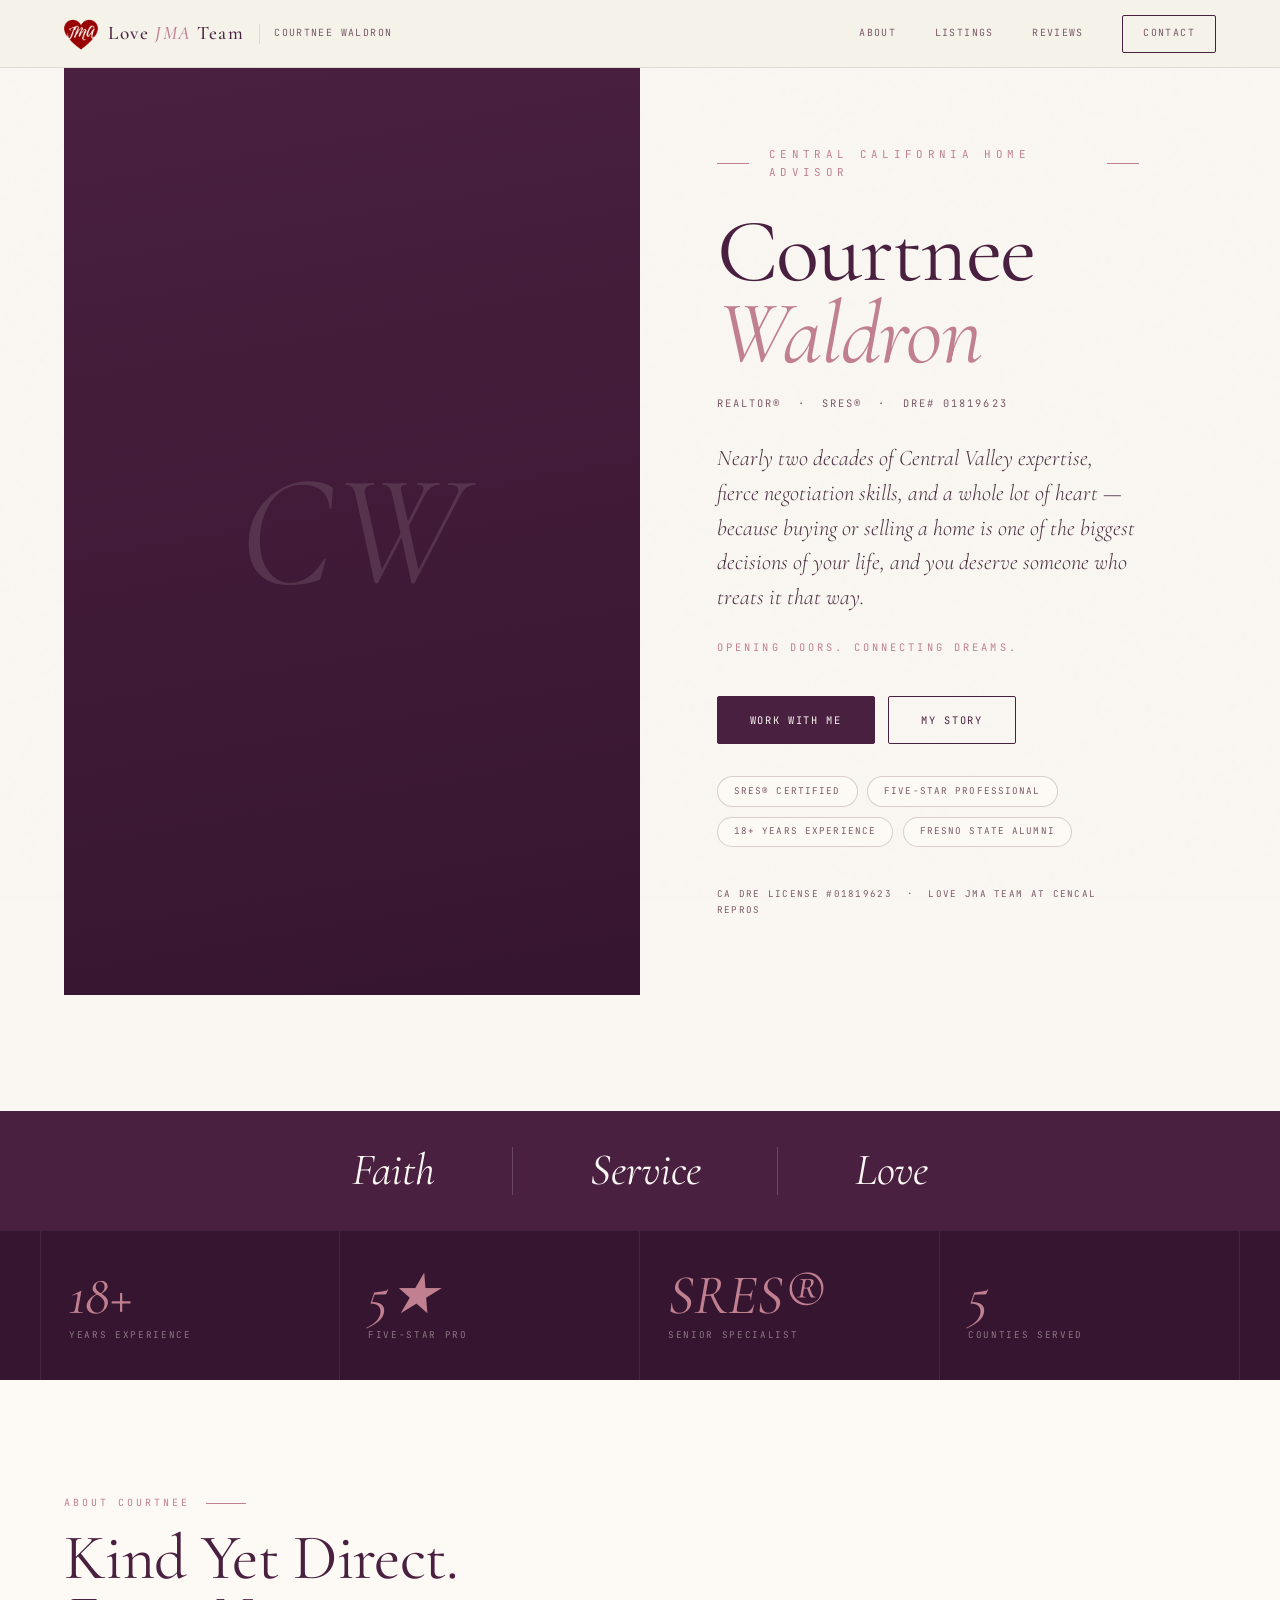
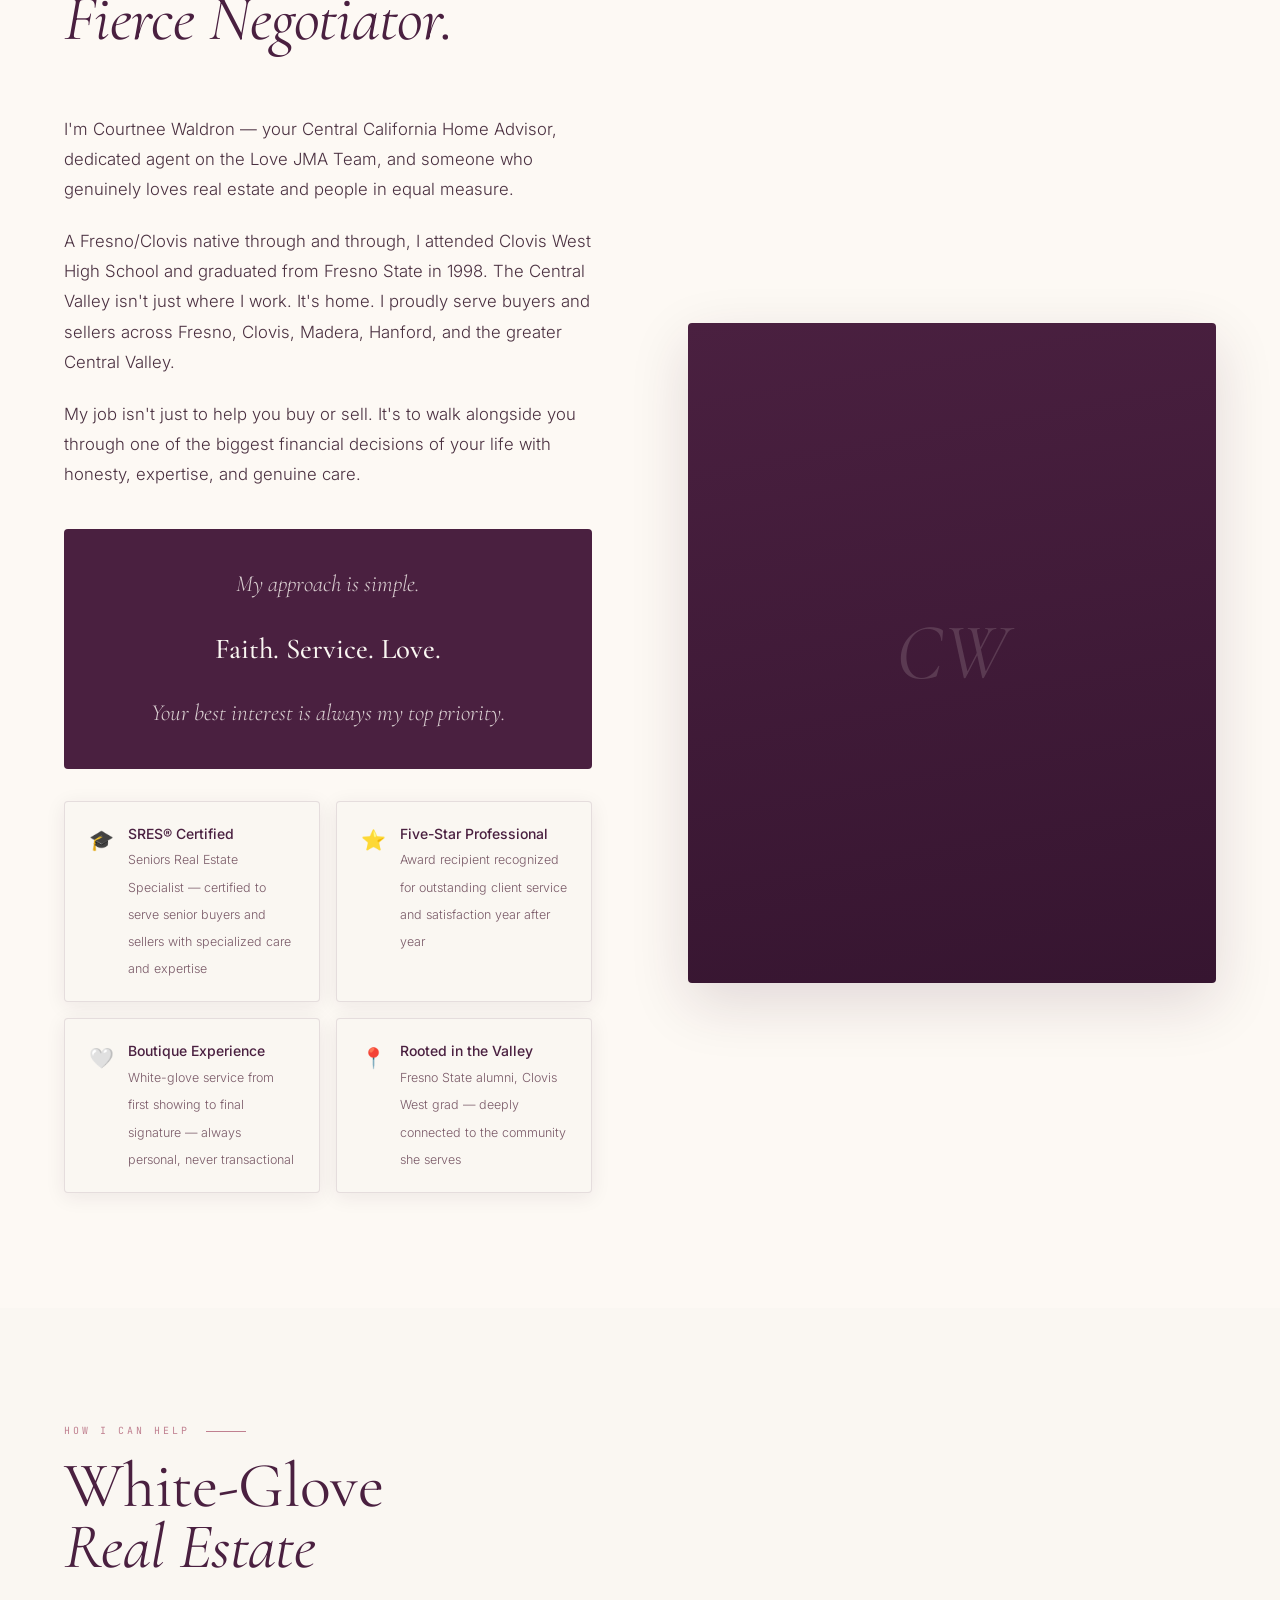
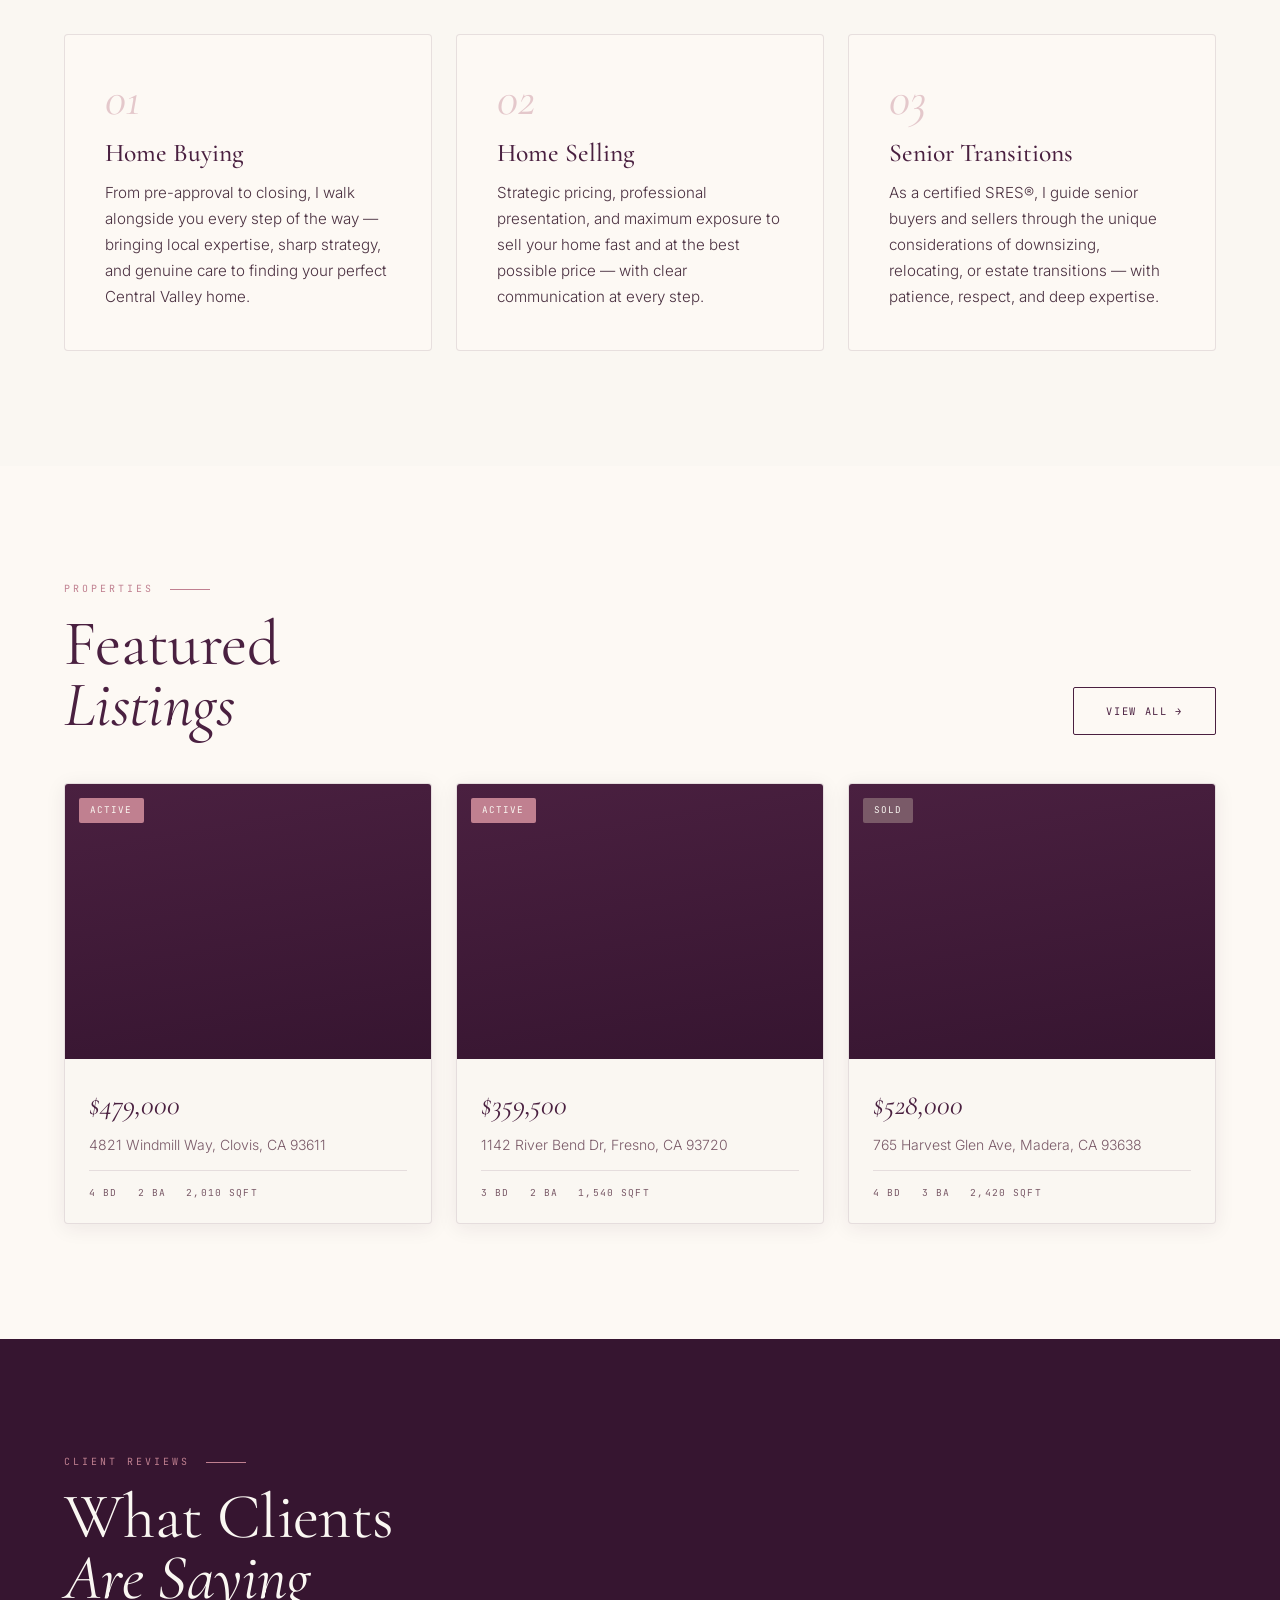
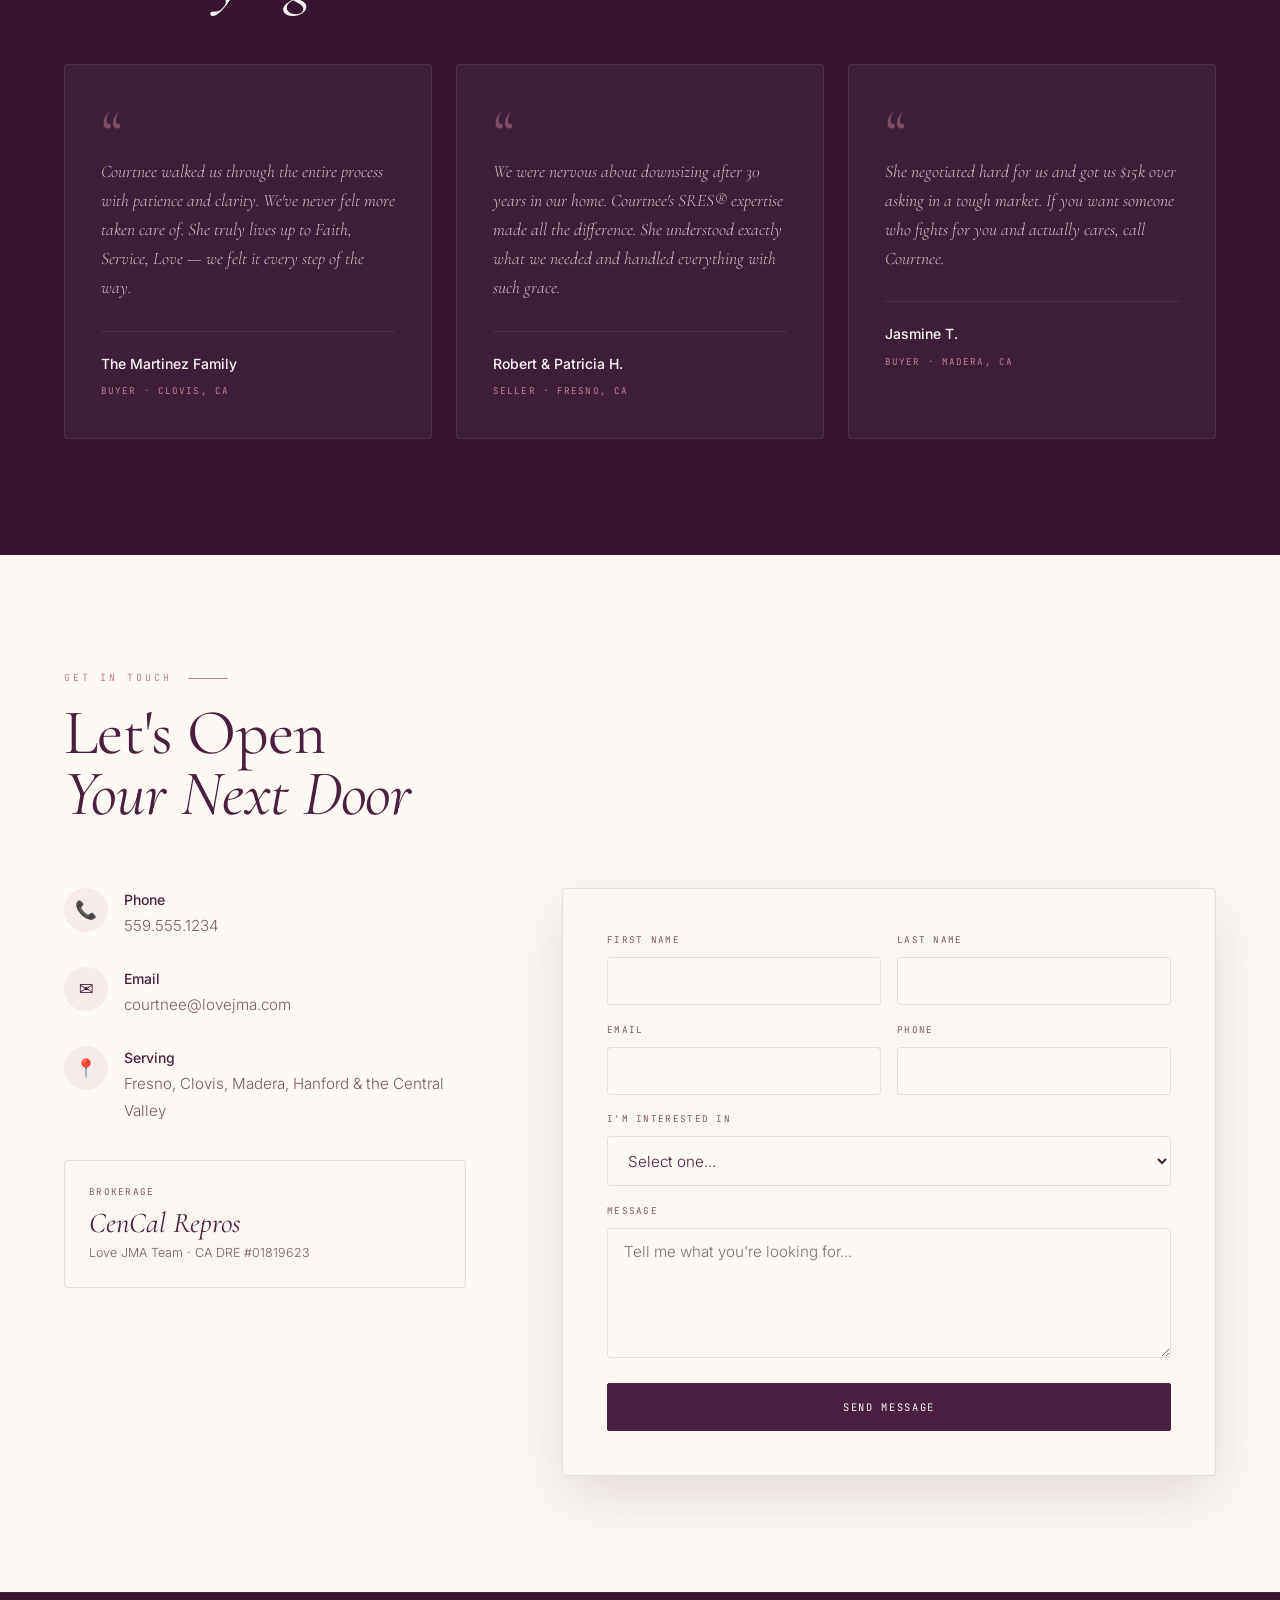
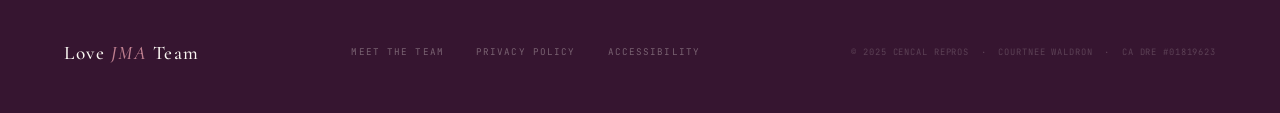
<file: courtnee-waldron/index.html>
<!DOCTYPE html>
<html lang="en">
<head>
  <meta charset="UTF-8">
  <meta name="viewport" content="width=device-width, initial-scale=1.0">
  <link rel="icon" type="image/png" href="../images/jma-logo.png">
  <title>Courtnee Waldron | Central California Home Advisor | Love JMA Team</title>
  <meta name="description" content="Courtnee Waldron, REALTOR® and Seniors Real Estate Specialist with the Love JMA Team. 18+ years of Central Valley expertise. Faith. Service. Love. CA DRE #01819623.">
  <meta property="og:title" content="Courtnee Waldron | Opening Doors. Connecting Dreams.">
  <meta property="og:description" content="Central California Home Advisor — nearly two decades of expertise, fierce negotiation, and a whole lot of heart. CA DRE #01819623.">
  <meta property="og:type" content="website">
  <meta property="og:url" content="https://courtnee.cencalrepros.com">
  <meta name="twitter:card" content="summary_large_image">
  <link rel="preconnect" href="https://fonts.googleapis.com">
  <link rel="preconnect" href="https://fonts.gstatic.com" crossorigin>
  <link href="https://fonts.googleapis.com/css2?family=Cormorant+Garamond:ital,wght@0,400;0,500;0,600;1,400;1,500&family=Inter:wght@300;400;500&family=JetBrains+Mono:wght@400;500&display=swap" rel="stylesheet">
  <link rel="stylesheet" href="../styles.css">
  <style>
    /* Courtnee Waldron — Deep Plum / Dusty Rose / Warm Gold on Ivory */
    :root {
      --forest:       #4A2040;
      --forest-deep:  #361530;
      --forest-light: rgba(74, 32, 64, 0.06);
      --cream:        #FAF7F2;
      --cream-soft:   #FDF9F4;
      --cream-mid:    #F0E8E0;
      --terracotta:   #C08090;
      --terracotta-light: rgba(192, 128, 144, 0.12);
      --ink-mid:      #4A3040;
      --ink-soft:     #7A5A68;
      --line:         rgba(74, 32, 64, 0.12);
      --shadow:       0 20px 60px rgba(54, 21, 48, 0.14);
      --shadow-sm:    0 4px 20px rgba(54, 21, 48, 0.08);
    }

    /* Faith / Service / Love values strip */
    .values-strip {
      background: var(--forest);
      padding: 2.25rem clamp(1.5rem, 5vw, 4rem);
    }
    .values-inner {
      width: min(900px, 100%); margin: 0 auto;
      display: flex; align-items: center; justify-content: center;
      gap: clamp(2rem, 6vw, 5rem); flex-wrap: wrap;
    }
    .value-word {
      font-family: var(--display); font-style: italic; font-weight: 400;
      font-size: clamp(1.8rem, 3.5vw, 2.8rem); line-height: 1;
      color: var(--cream);
    }
    .value-divider {
      width: 1px; height: 3rem;
      background: rgba(250, 247, 242, 0.18);
    }

    /* Hero tagline quote */
    .hero-tagline-quote {
      margin-top: 1.5rem;
      font-family: var(--mono); font-size: 0.65rem; font-weight: 400;
      letter-spacing: 0.3em; text-transform: uppercase;
      color: var(--terracotta);
      opacity: 0; animation: fadeUp 0.9s ease 1.05s forwards;
    }

    /* Specialty badges */
    .specialty-badges {
      display: flex; flex-wrap: wrap; gap: 0.6rem; margin-top: 2rem;
      opacity: 0; animation: fadeUp 0.9s ease 1.1s forwards;
    }
    .badge-pill {
      padding: 0.4rem 1rem; border-radius: 100px;
      border: 1px solid rgba(74, 32, 64, 0.2);
      font-family: var(--mono); font-size: 0.58rem; font-weight: 400;
      letter-spacing: 0.12em; text-transform: uppercase; color: var(--ink-soft);
      background: var(--cream-soft);
    }

    /* Faith block in about */
    .faith-block {
      margin-top: 2.5rem; padding: 2.25rem;
      background: var(--forest); border-radius: var(--r);
    }
    .faith-block p {
      font-family: var(--display); font-style: italic;
      font-size: clamp(1.15rem, 2vw, 1.45rem); line-height: 1.65;
      color: rgba(250, 247, 242, 0.82); text-align: center;
    }
    .faith-block strong {
      color: var(--cream); font-style: normal; font-weight: 500;
      display: block; font-size: clamp(1.4rem, 2.5vw, 1.8rem);
      margin: 0.5rem 0;
    }

    /* Honors grid */
    .honors-row {
      display: grid; grid-template-columns: repeat(2, 1fr); gap: 1rem;
      margin-top: 2rem;
    }
    .honor {
      padding: 1.25rem 1.5rem;
      background: var(--cream); border-radius: var(--r);
      border: 1px solid var(--line); box-shadow: var(--shadow-sm);
      display: flex; align-items: flex-start; gap: 0.85rem;
    }
    .honor-icon { font-size: 1.25rem; flex-shrink: 0; margin-top: 0.1rem; }
    .honor strong { display: block; font-size: 0.875rem; font-weight: 500; color: var(--forest); }
    .honor span { font-size: 0.78rem; color: var(--ink-soft); line-height: 1.5; }

    @media (max-width: 640px) {
      .honors-row { grid-template-columns: 1fr; }
      .value-divider { display: none; }
    }
  </style>
</head>
<body>
  <a class="skip-link" href="#main">Skip to content</a>

  <nav class="site-nav" aria-label="Primary">
    <div class="nav-brand">
      <a href="/" aria-label="Love JMA Team home" style="display:flex;align-items:center;gap:0.65rem;">
        <img src="../images/jma-logo.png" alt="Love JMA" style="height:34px;width:34px;object-fit:contain;">
        <span style="font-family:var(--display);font-weight:500;font-size:1.2rem;letter-spacing:0.08em;color:var(--forest);">Love <em style="font-style:italic;color:var(--terracotta);">JMA</em> Team</span>
      </a>
      <div class="nav-divider" aria-hidden="true"></div>
      <span class="nav-agent">Courtnee Waldron</span>
    </div>
    <div class="nav-links">
      <a href="#about">About</a>
      <a href="#listings">Listings</a>
      <a href="#testimonials">Reviews</a>
      <a href="#contact" class="nav-cta">Contact</a>
    </div>
  </nav>

  <main id="main">

    <section class="hero" aria-labelledby="agent-name">
      <div class="hero-photo" aria-hidden="true">
        <div class="hero-placeholder"><span>CW</span></div>
      </div>
      <div class="hero-content">
        <p class="eyebrow">Central California Home Advisor</p>
        <h1 id="agent-name">Courtnee<br><em>Waldron</em></h1>
        <p class="hero-role">REALTOR® &nbsp;·&nbsp; SRES® &nbsp;·&nbsp; DRE# 01819623</p>
        <p class="hero-bio">Nearly two decades of Central Valley expertise, fierce negotiation skills, and a whole lot of heart — because buying or selling a home is one of the biggest decisions of your life, and you deserve someone who treats it that way.</p>
        <p class="hero-tagline-quote">Opening Doors. Connecting Dreams.</p>
        <div class="hero-actions">
          <a class="btn btn-primary" href="#contact">Work With Me</a>
          <a class="btn btn-outline" href="#about">My Story</a>
        </div>
        <div class="specialty-badges">
          <span class="badge-pill">SRES® Certified</span>
          <span class="badge-pill">Five-Star Professional</span>
          <span class="badge-pill">18+ Years Experience</span>
          <span class="badge-pill">Fresno State Alumni</span>
        </div>
        <p class="license-tag">CA DRE License #01819623 &nbsp;·&nbsp; Love JMA Team at CenCal Repros</p>
      </div>
    </section>

    <!-- Faith. Service. Love. -->
    <div class="values-strip" role="region" aria-label="Core values">
      <div class="values-inner">
        <span class="value-word">Faith</span>
        <div class="value-divider" aria-hidden="true"></div>
        <span class="value-word">Service</span>
        <div class="value-divider" aria-hidden="true"></div>
        <span class="value-word">Love</span>
      </div>
    </div>

    <div class="stats-bar" role="region" aria-label="At a glance">
      <div class="stats-inner">
        <div class="stat"><strong class="stat-num">18+</strong><span class="stat-label">Years Experience</span></div>
        <div class="stat"><strong class="stat-num">5★</strong><span class="stat-label">Five-Star Pro</span></div>
        <div class="stat"><strong class="stat-num">SRES®</strong><span class="stat-label">Senior Specialist</span></div>
        <div class="stat"><strong class="stat-num">5</strong><span class="stat-label">Counties Served</span></div>
      </div>
    </div>

    <section id="about" class="about" aria-labelledby="about-h">
      <div class="wrap">
        <p class="section-label">About Courtnee</p>
        <h2 class="section-h" id="about-h"><em>Kind Yet Direct.</em><br>Fierce Negotiator.</h2>
        <div class="about-grid">
          <div class="about-copy">
            <p>I'm Courtnee Waldron — your Central California Home Advisor, dedicated agent on the Love JMA Team, and someone who genuinely loves real estate and people in equal measure.</p>
            <p>A Fresno/Clovis native through and through, I attended Clovis West High School and graduated from Fresno State in 1998. The Central Valley isn't just where I work. It's home. I proudly serve buyers and sellers across Fresno, Clovis, Madera, Hanford, and the greater Central Valley.</p>
            <p>My job isn't just to help you buy or sell. It's to walk alongside you through one of the biggest financial decisions of your life with honesty, expertise, and genuine care.</p>

            <div class="faith-block">
              <p>My approach is simple.</p>
              <p><strong>Faith. Service. Love.</strong></p>
              <p>Your best interest is always my top priority.</p>
            </div>

            <div class="honors-row">
              <div class="honor">
                <div class="honor-icon">🎓</div>
                <div><strong>SRES® Certified</strong><span>Seniors Real Estate Specialist — certified to serve senior buyers and sellers with specialized care and expertise</span></div>
              </div>
              <div class="honor">
                <div class="honor-icon">⭐</div>
                <div><strong>Five-Star Professional</strong><span>Award recipient recognized for outstanding client service and satisfaction year after year</span></div>
              </div>
              <div class="honor">
                <div class="honor-icon">🤍</div>
                <div><strong>Boutique Experience</strong><span>White-glove service from first showing to final signature — always personal, never transactional</span></div>
              </div>
              <div class="honor">
                <div class="honor-icon">📍</div>
                <div><strong>Rooted in the Valley</strong><span>Fresno State alumni, Clovis West grad — deeply connected to the community she serves</span></div>
              </div>
            </div>
          </div>
          <div class="about-img"><div class="about-img-ph" aria-hidden="true"><span>CW</span></div></div>
        </div>
      </div>
    </section>

    <section class="services" aria-labelledby="svc-h">
      <div class="wrap">
        <p class="section-label">How I Can Help</p>
        <h2 class="section-h" id="svc-h"><em>White-Glove</em><br>Real Estate</h2>
        <div class="services-grid">
          <div class="svc">
            <div class="svc-num">01</div>
            <h3>Home Buying</h3>
            <p>From pre-approval to closing, I walk alongside you every step of the way — bringing local expertise, sharp strategy, and genuine care to finding your perfect Central Valley home.</p>
          </div>
          <div class="svc">
            <div class="svc-num">02</div>
            <h3>Home Selling</h3>
            <p>Strategic pricing, professional presentation, and maximum exposure to sell your home fast and at the best possible price — with clear communication at every step.</p>
          </div>
          <div class="svc">
            <div class="svc-num">03</div>
            <h3>Senior Transitions</h3>
            <p>As a certified SRES®, I guide senior buyers and sellers through the unique considerations of downsizing, relocating, or estate transitions — with patience, respect, and deep expertise.</p>
          </div>
        </div>
      </div>
    </section>

    <section id="listings" class="listings" aria-labelledby="listings-h">
      <div class="wrap">
        <div class="listings-head">
          <div><p class="section-label">Properties</p><h2 class="section-h" id="listings-h"><em>Featured</em><br>Listings</h2></div>
          <a class="btn btn-outline" href="https://cencalrepros.com/listings">View All &rarr;</a>
        </div>
        <div class="listings-grid">
          <article class="listing"><div class="listing-img"><span class="badge">Active</span></div><div class="listing-body"><p class="listing-price">$479,000</p><p class="listing-addr">4821 Windmill Way, Clovis, CA 93611</p><ul class="listing-meta"><li>4 bd</li><li>2 ba</li><li>2,010 sqft</li></ul></div></article>
          <article class="listing"><div class="listing-img"><span class="badge">Active</span></div><div class="listing-body"><p class="listing-price">$359,500</p><p class="listing-addr">1142 River Bend Dr, Fresno, CA 93720</p><ul class="listing-meta"><li>3 bd</li><li>2 ba</li><li>1,540 sqft</li></ul></div></article>
          <article class="listing"><div class="listing-img"><span class="badge sold">Sold</span></div><div class="listing-body"><p class="listing-price">$528,000</p><p class="listing-addr">765 Harvest Glen Ave, Madera, CA 93638</p><ul class="listing-meta"><li>4 bd</li><li>3 ba</li><li>2,420 sqft</li></ul></div></article>
        </div>
      </div>
    </section>

    <section id="testimonials" class="testimonials" aria-labelledby="testi-h">
      <div class="wrap">
        <p class="section-label">Client Reviews</p>
        <h2 class="section-h" id="testi-h"><em>What Clients</em><br>Are Saying</h2>
        <div class="testi-grid">
          <div class="testi"><div class="testi-quote-mark">&ldquo;</div><p class="testi-quote">Courtnee walked us through the entire process with patience and clarity. We've never felt more taken care of. She truly lives up to Faith, Service, Love — we felt it every step of the way.</p><div class="testi-author"><strong>The Martinez Family</strong><span>Buyer · Clovis, CA</span></div></div>
          <div class="testi"><div class="testi-quote-mark">&ldquo;</div><p class="testi-quote">We were nervous about downsizing after 30 years in our home. Courtnee's SRES® expertise made all the difference. She understood exactly what we needed and handled everything with such grace.</p><div class="testi-author"><strong>Robert &amp; Patricia H.</strong><span>Seller · Fresno, CA</span></div></div>
          <div class="testi"><div class="testi-quote-mark">&ldquo;</div><p class="testi-quote">She negotiated hard for us and got us $15k over asking in a tough market. If you want someone who fights for you and actually cares, call Courtnee.</p><div class="testi-author"><strong>Jasmine T.</strong><span>Buyer · Madera, CA</span></div></div>
        </div>
      </div>
    </section>

    <section id="contact" class="contact" aria-labelledby="contact-h">
      <div class="wrap">
        <p class="section-label">Get In Touch</p>
        <h2 class="section-h" id="contact-h"><em>Let's Open</em><br>Your Next Door</h2>
        <div class="contact-grid">
          <div class="contact-info">
            <div class="c-item"><div class="c-icon">📞</div><div class="c-text"><strong>Phone</strong><a href="tel:5595551234">559.555.1234</a></div></div>
            <div class="c-item"><div class="c-icon">✉️</div><div class="c-text"><strong>Email</strong><a href="mailto:courtnee@lovejma.com">courtnee@lovejma.com</a></div></div>
            <div class="c-item"><div class="c-icon">📍</div><div class="c-text"><strong>Serving</strong><span>Fresno, Clovis, Madera, Hanford &amp; the Central Valley</span></div></div>
            <div class="brokerage-card">
              <p class="brokerage-label">Brokerage</p>
              <p class="brokerage-name">CenCal Repros</p>
              <p class="brokerage-sub">Love JMA Team · CA DRE #01819623</p>
            </div>
          </div>
          <div class="contact-form">
            <form action="#" method="post" aria-label="Contact Courtnee Waldron">
              <div class="form-row">
                <div class="form-group"><label for="fn">First Name</label><input type="text" id="fn" name="first_name" autocomplete="given-name" required></div>
                <div class="form-group"><label for="ln">Last Name</label><input type="text" id="ln" name="last_name" autocomplete="family-name" required></div>
              </div>
              <div class="form-row">
                <div class="form-group"><label for="em">Email</label><input type="email" id="em" name="email" autocomplete="email" required></div>
                <div class="form-group"><label for="ph">Phone</label><input type="tel" id="ph" name="phone" autocomplete="tel"></div>
              </div>
              <div class="form-group">
                <label for="int">I'm Interested In</label>
                <select id="int" name="interest">
                  <option value="">Select one...</option>
                  <option value="buying">Buying a Home</option>
                  <option value="selling">Selling My Home</option>
                  <option value="both">Buying &amp; Selling</option>
                  <option value="senior">Senior Transition</option>
                  <option value="investing">Investment Property</option>
                  <option value="other">Just Exploring</option>
                </select>
              </div>
              <div class="form-group"><label for="msg">Message</label><textarea id="msg" name="message" placeholder="Tell me what you're looking for..."></textarea></div>
              <button type="submit" class="btn btn-primary btn-full">Send Message</button>
            </form>
          </div>
        </div>
      </div>
    </section>

  </main>

  <footer>
    <div class="footer-inner">
      <a class="footer-logo" href="/">Love <em>JMA</em> Team</a>
      <div class="footer-links">
        <a href="/">Meet the Team</a>
        <a href="#">Privacy Policy</a>
        <a href="#">Accessibility</a>
      </div>
      <p class="footer-copy">&copy; 2025 CenCal Repros &nbsp;&middot;&nbsp; Courtnee Waldron &nbsp;&middot;&nbsp; CA DRE #01819623</p>
    </div>
  </footer>

</body>
</html>
</file>
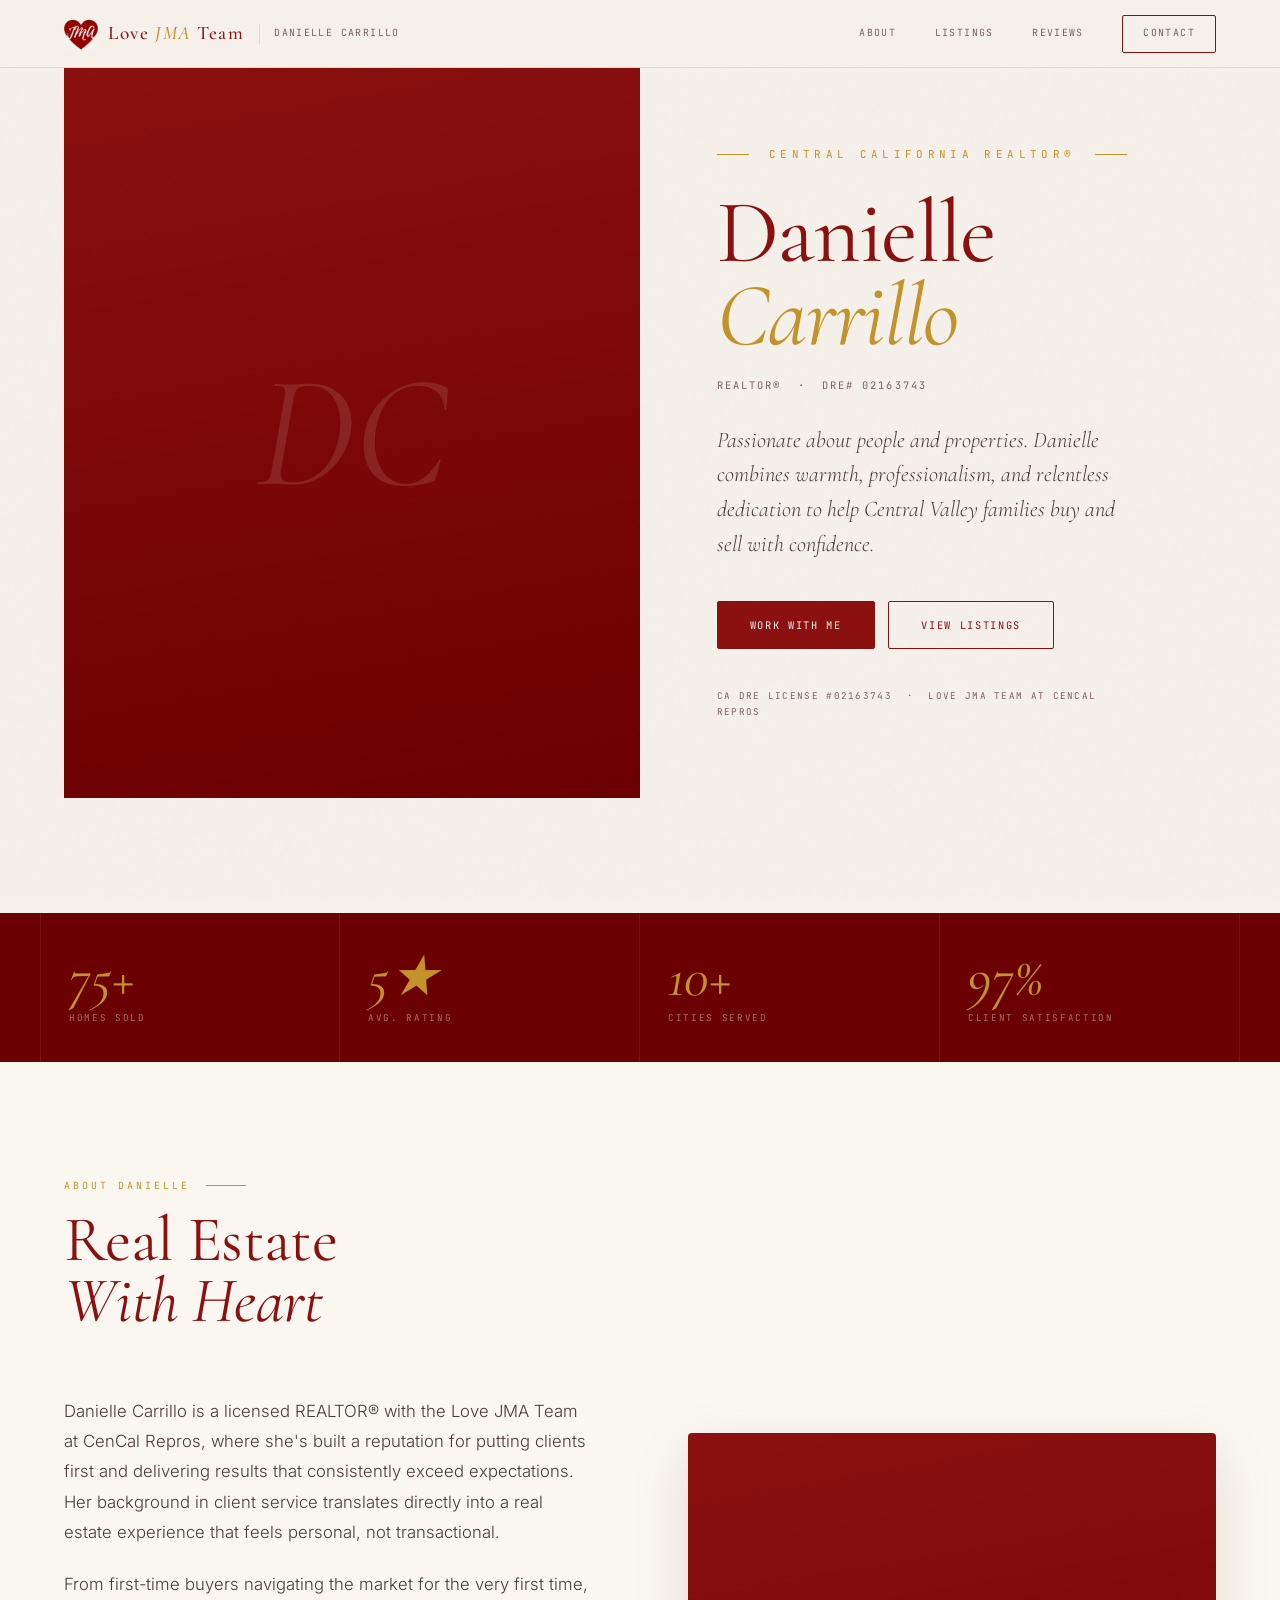
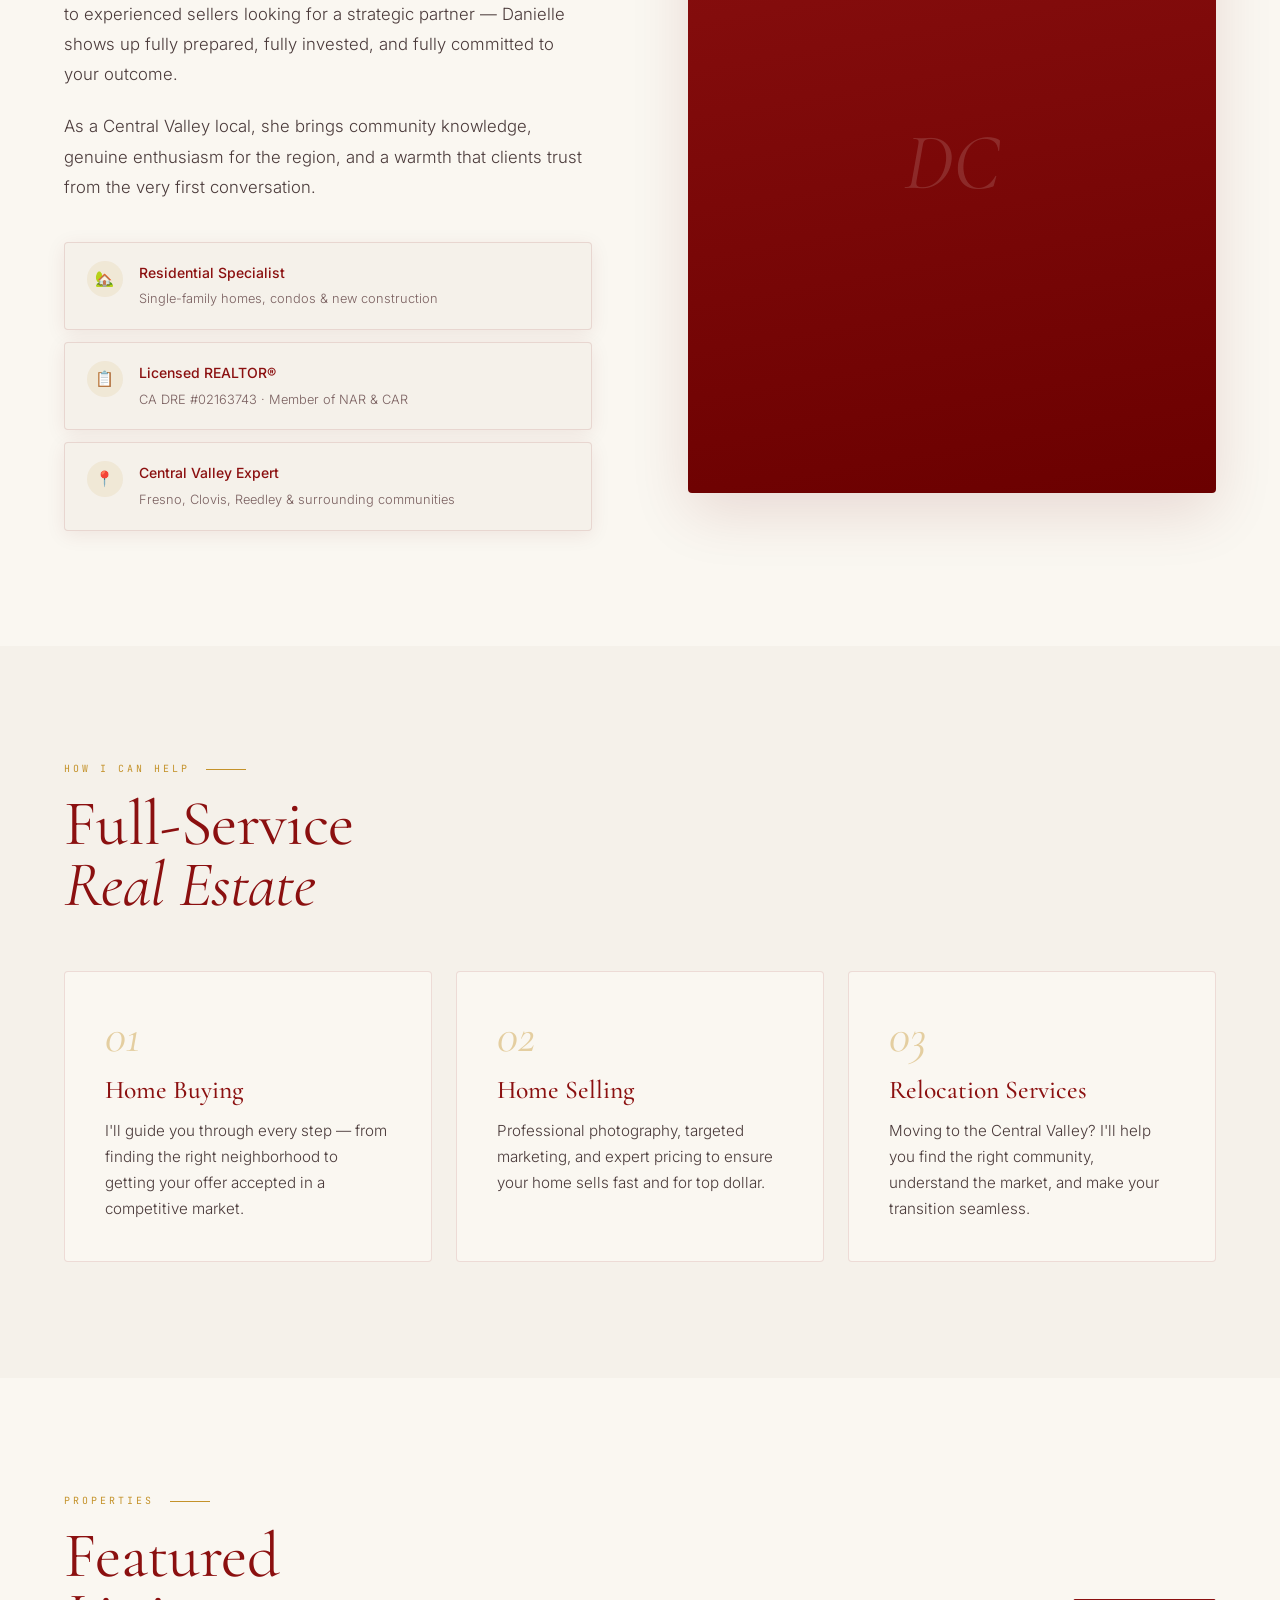
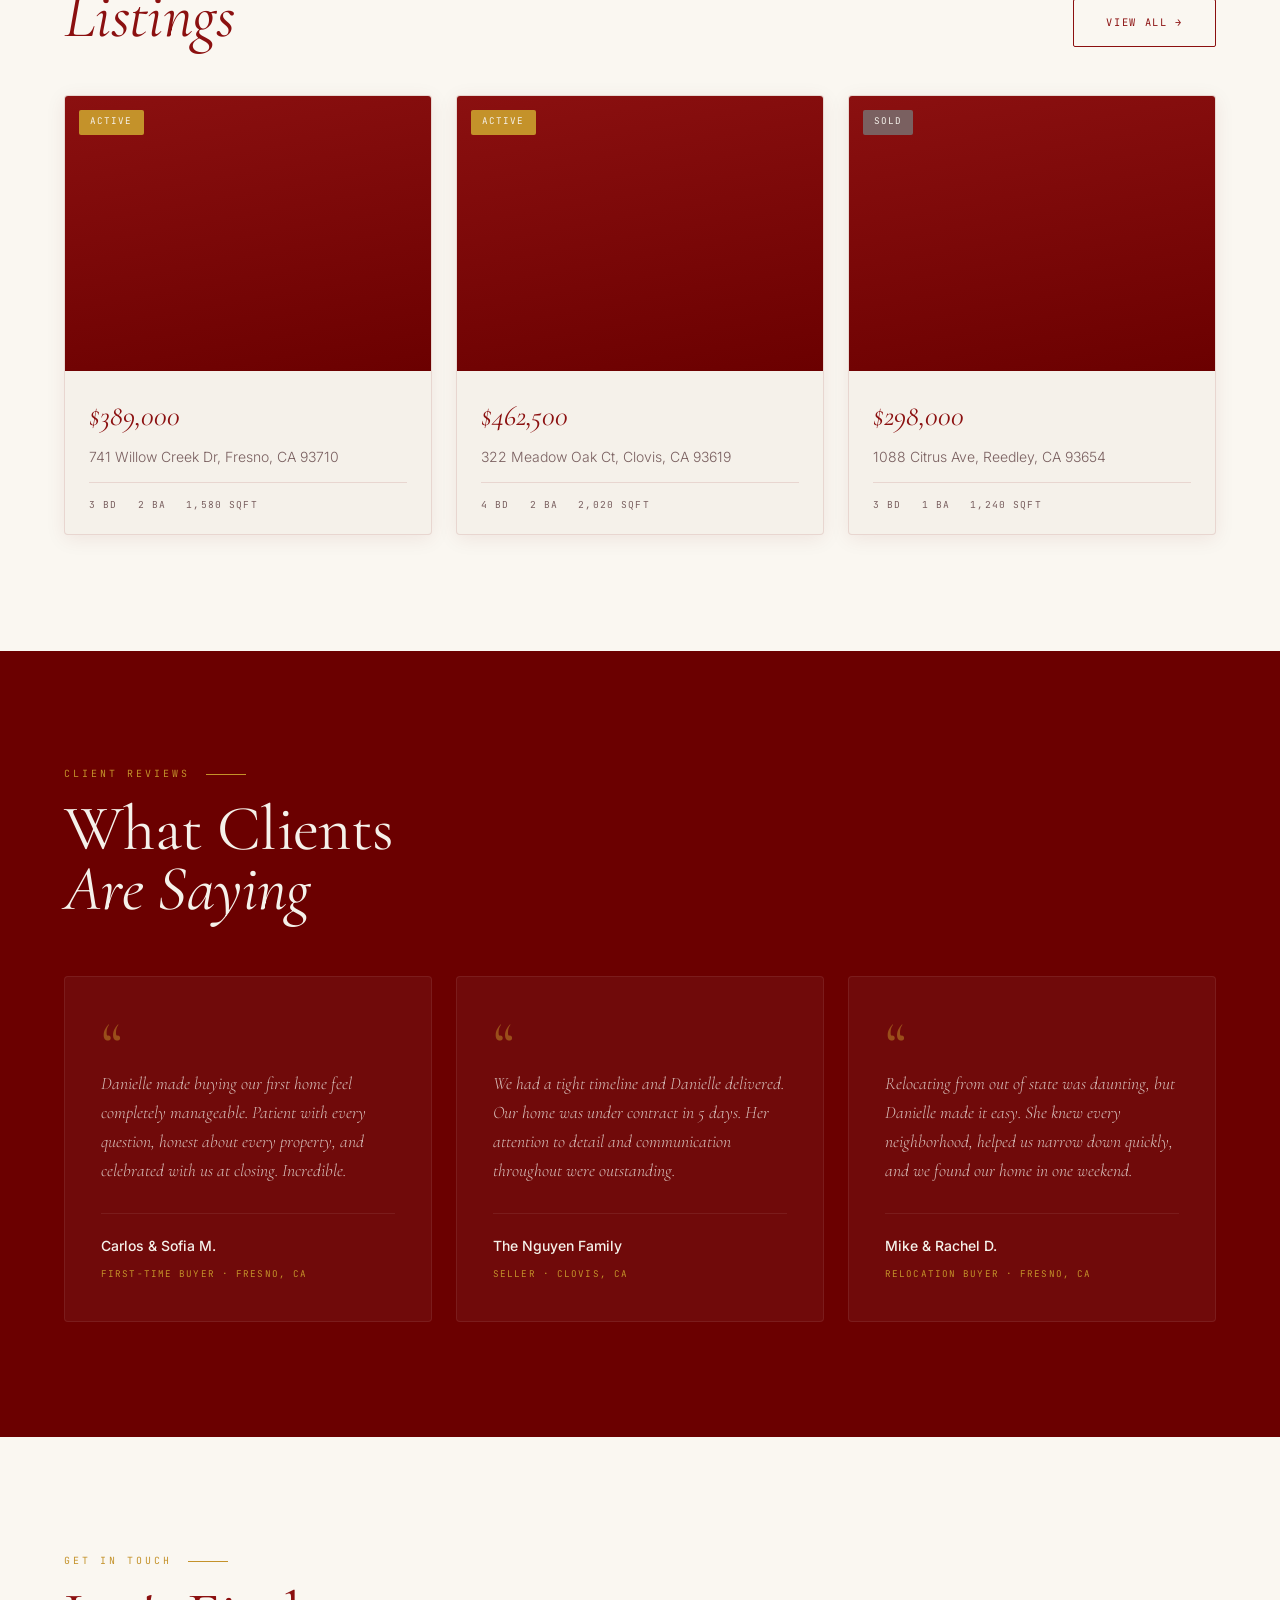
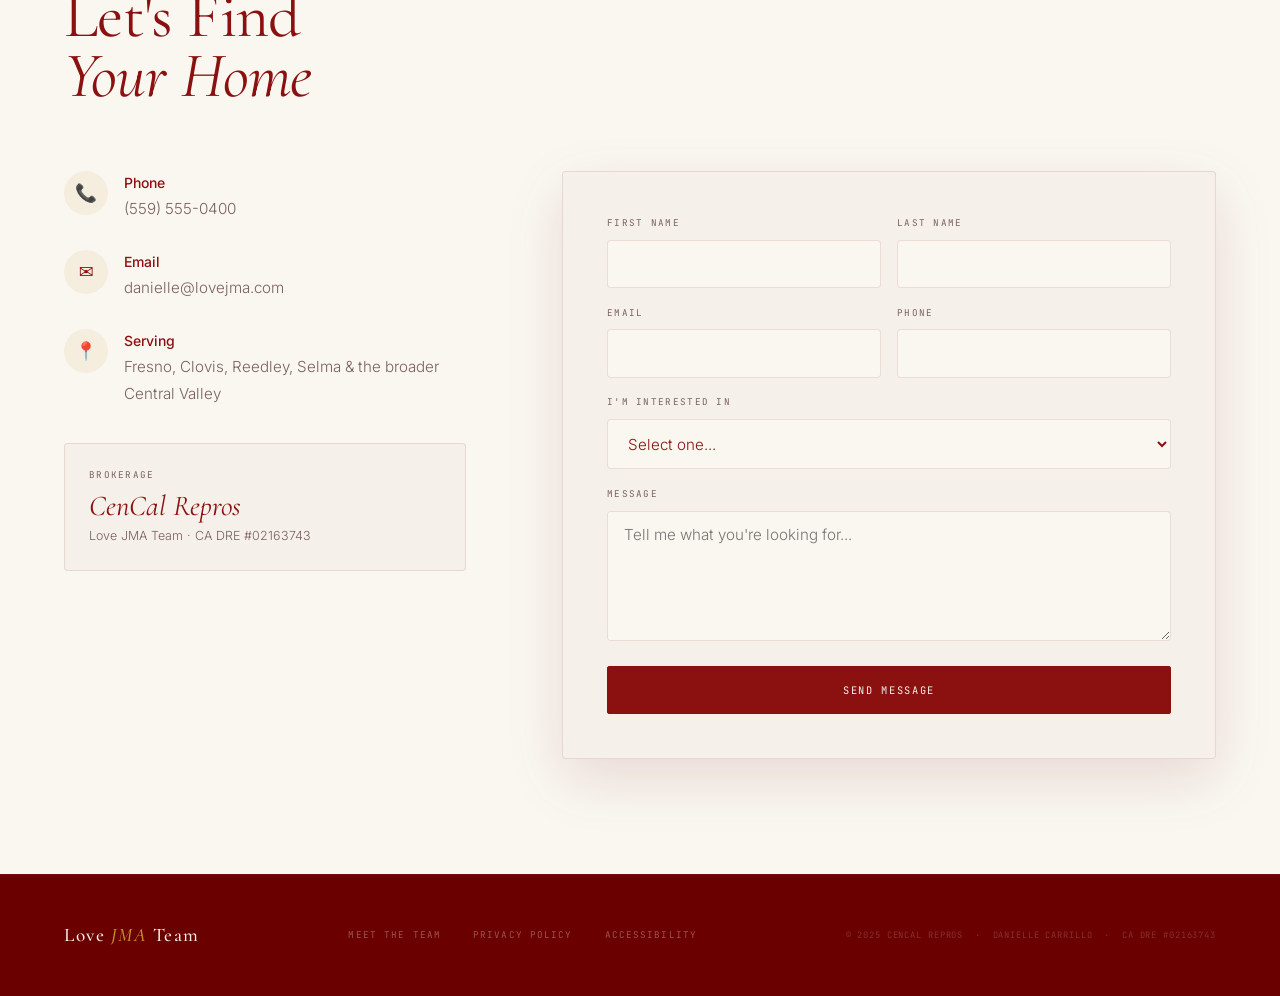
<file: danielle-carrillo/index.html>
<!DOCTYPE html>
<html lang="en">
<head>
  <meta charset="UTF-8">
  <meta name="viewport" content="width=device-width, initial-scale=1.0">
  <link rel="icon" type="image/png" href="/images/jma-logo.png">
  <title>Danielle Carrillo | REALTOR® | Love JMA Team</title>
  <meta name="description" content="Danielle Carrillo, REALTOR® with the Love JMA Team at CenCal Repros. Passionate about people and properties in Central California. CA DRE #02163743.">
  <meta property="og:title" content="Danielle Carrillo | REALTOR® | Love JMA Team">
  <meta property="og:description" content="Central California REALTOR® — passionate, professional, and genuinely committed to your goals. CA DRE #02163743.">
  <meta property="og:type" content="website">
  <meta property="og:url" content="https://daniellecarrillo.cencalrepros.com">
  <meta name="twitter:card" content="summary_large_image">
  <link rel="preconnect" href="https://fonts.googleapis.com">
  <link rel="preconnect" href="https://fonts.gstatic.com" crossorigin>
  <link href="https://fonts.googleapis.com/css2?family=Cormorant+Garamond:ital,wght@0,400;0,500;0,600;1,400;1,500&family=Inter:wght@300;400;500&family=JetBrains+Mono:wght@400;500&display=swap" rel="stylesheet">
  <link rel="stylesheet" href="../styles.css">
</head>
<body>
  <a class="skip-link" href="#main">Skip to content</a>

  <nav class="site-nav" aria-label="Primary">
    <div class="nav-brand">
      <a href="/" aria-label="Love JMA Team home" style="display:flex;align-items:center;gap:0.65rem;"><img src="../images/jma-logo.jpg" alt="Love JMA" style="height:34px;width:34px;object-fit:contain;mix-blend-mode:multiply;"><span style="font-family:var(--display);font-weight:500;font-size:1.2rem;letter-spacing:0.08em;color:var(--forest);">Love <em style="font-style:italic;color:var(--terracotta);">JMA</em> Team</span></a>
      <div class="nav-divider" aria-hidden="true"></div>
      <span class="nav-agent">Danielle Carrillo</span>
    </div>
    <div class="nav-links">
      <a href="#about">About</a>
      <a href="#listings">Listings</a>
      <a href="#testimonials">Reviews</a>
      <a href="#contact" class="nav-cta">Contact</a>
    </div>
  </nav>

  <main id="main">

    <section class="hero" aria-labelledby="agent-name">
      <div class="hero-photo" aria-hidden="true">
        <div class="hero-placeholder"><span>DC</span></div>
      </div>
      <div class="hero-content">
        <p class="eyebrow">Central California REALTOR®</p>
        <h1 id="agent-name">Danielle<br><em>Carrillo</em></h1>
        <p class="hero-role">REALTOR® &nbsp;·&nbsp; DRE# 02163743</p>
        <p class="hero-bio">Passionate about people and properties. Danielle combines warmth, professionalism, and relentless dedication to help Central Valley families buy and sell with confidence.</p>
        <div class="hero-actions">
          <a class="btn btn-primary" href="#contact">Work With Me</a>
          <a class="btn btn-outline" href="#listings">View Listings</a>
        </div>
        <p class="license-tag">CA DRE License #02163743 &nbsp;·&nbsp; Love JMA Team at CenCal Repros</p>
      </div>
    </section>

    <div class="stats-bar" role="region" aria-label="At a glance">
      <div class="stats-inner">
        <div class="stat"><strong class="stat-num">75+</strong><span class="stat-label">Homes Sold</span></div>
        <div class="stat"><strong class="stat-num">5★</strong><span class="stat-label">Avg. Rating</span></div>
        <div class="stat"><strong class="stat-num">10+</strong><span class="stat-label">Cities Served</span></div>
        <div class="stat"><strong class="stat-num">97%</strong><span class="stat-label">Client Satisfaction</span></div>
      </div>
    </div>

    <section id="about" class="about" aria-labelledby="about-h">
      <div class="wrap">
        <p class="section-label">About Danielle</p>
        <h2 class="section-h" id="about-h"><em>Real Estate</em><br>With Heart</h2>
        <div class="about-grid">
          <div class="about-copy">
            <p>Danielle Carrillo is a licensed REALTOR® with the Love JMA Team at CenCal Repros, where she's built a reputation for putting clients first and delivering results that consistently exceed expectations. Her background in client service translates directly into a real estate experience that feels personal, not transactional.</p>
            <p>From first-time buyers navigating the market for the very first time, to experienced sellers looking for a strategic partner — Danielle shows up fully prepared, fully invested, and fully committed to your outcome.</p>
            <p>As a Central Valley local, she brings community knowledge, genuine enthusiasm for the region, and a warmth that clients trust from the very first conversation.</p>
            <div class="credentials">
              <div class="cred"><div class="cred-icon">🏡</div><div><strong>Residential Specialist</strong><span>Single-family homes, condos &amp; new construction</span></div></div>
              <div class="cred"><div class="cred-icon">📋</div><div><strong>Licensed REALTOR®</strong><span>CA DRE #02163743 · Member of NAR &amp; CAR</span></div></div>
              <div class="cred"><div class="cred-icon">📍</div><div><strong>Central Valley Expert</strong><span>Fresno, Clovis, Reedley &amp; surrounding communities</span></div></div>
            </div>
          </div>
          <div class="about-img"><div class="about-img-ph" aria-hidden="true"><span>DC</span></div></div>
        </div>
      </div>
    </section>

    <section class="services" aria-labelledby="svc-h">
      <div class="wrap">
        <p class="section-label">How I Can Help</p>
        <h2 class="section-h" id="svc-h"><em>Full-Service</em><br>Real Estate</h2>
        <div class="services-grid">
          <div class="svc"><div class="svc-num">01</div><h3>Home Buying</h3><p>I'll guide you through every step — from finding the right neighborhood to getting your offer accepted in a competitive market.</p></div>
          <div class="svc"><div class="svc-num">02</div><h3>Home Selling</h3><p>Professional photography, targeted marketing, and expert pricing to ensure your home sells fast and for top dollar.</p></div>
          <div class="svc"><div class="svc-num">03</div><h3>Relocation Services</h3><p>Moving to the Central Valley? I'll help you find the right community, understand the market, and make your transition seamless.</p></div>
        </div>
      </div>
    </section>

    <section id="listings" class="listings" aria-labelledby="listings-h">
      <div class="wrap">
        <div class="listings-head">
          <div><p class="section-label">Properties</p><h2 class="section-h" id="listings-h"><em>Featured</em><br>Listings</h2></div>
          <a class="btn btn-outline" href="https://cencalrepros.com/listings">View All &rarr;</a>
        </div>
        <div class="listings-grid">
          <article class="listing"><div class="listing-img"><span class="badge">Active</span></div><div class="listing-body"><p class="listing-price">$389,000</p><p class="listing-addr">741 Willow Creek Dr, Fresno, CA 93710</p><ul class="listing-meta"><li>3 bd</li><li>2 ba</li><li>1,580 sqft</li></ul></div></article>
          <article class="listing"><div class="listing-img"><span class="badge">Active</span></div><div class="listing-body"><p class="listing-price">$462,500</p><p class="listing-addr">322 Meadow Oak Ct, Clovis, CA 93619</p><ul class="listing-meta"><li>4 bd</li><li>2 ba</li><li>2,020 sqft</li></ul></div></article>
          <article class="listing"><div class="listing-img"><span class="badge sold">Sold</span></div><div class="listing-body"><p class="listing-price">$298,000</p><p class="listing-addr">1088 Citrus Ave, Reedley, CA 93654</p><ul class="listing-meta"><li>3 bd</li><li>1 ba</li><li>1,240 sqft</li></ul></div></article>
        </div>
      </div>
    </section>

    <section id="testimonials" class="testimonials" aria-labelledby="testi-h">
      <div class="wrap">
        <p class="section-label">Client Reviews</p>
        <h2 class="section-h" id="testi-h"><em>What Clients</em><br>Are Saying</h2>
        <div class="testi-grid">
          <div class="testi"><div class="testi-quote-mark">&ldquo;</div><p class="testi-quote">Danielle made buying our first home feel completely manageable. Patient with every question, honest about every property, and celebrated with us at closing. Incredible.</p><div class="testi-author"><strong>Carlos &amp; Sofia M.</strong><span>First-time Buyer · Fresno, CA</span></div></div>
          <div class="testi"><div class="testi-quote-mark">&ldquo;</div><p class="testi-quote">We had a tight timeline and Danielle delivered. Our home was under contract in 5 days. Her attention to detail and communication throughout were outstanding.</p><div class="testi-author"><strong>The Nguyen Family</strong><span>Seller · Clovis, CA</span></div></div>
          <div class="testi"><div class="testi-quote-mark">&ldquo;</div><p class="testi-quote">Relocating from out of state was daunting, but Danielle made it easy. She knew every neighborhood, helped us narrow down quickly, and we found our home in one weekend.</p><div class="testi-author"><strong>Mike &amp; Rachel D.</strong><span>Relocation Buyer · Fresno, CA</span></div></div>
        </div>
      </div>
    </section>

    <section id="contact" class="contact" aria-labelledby="contact-h">
      <div class="wrap">
        <p class="section-label">Get In Touch</p>
        <h2 class="section-h" id="contact-h"><em>Let's Find</em><br>Your Home</h2>
        <div class="contact-grid">
          <div class="contact-info">
            <div class="c-item"><div class="c-icon">📞</div><div class="c-text"><strong>Phone</strong><a href="tel:+15595550400">(559) 555-0400</a></div></div>
            <div class="c-item"><div class="c-icon">✉️</div><div class="c-text"><strong>Email</strong><a href="mailto:danielle@lovejma.com">danielle@lovejma.com</a></div></div>
            <div class="c-item"><div class="c-icon">📍</div><div class="c-text"><strong>Serving</strong><span>Fresno, Clovis, Reedley, Selma &amp; the broader Central Valley</span></div></div>
            <div class="brokerage-card">
              <p class="brokerage-label">Brokerage</p>
              <p class="brokerage-name">CenCal Repros</p>
              <p class="brokerage-sub">Love JMA Team · CA DRE #02163743</p>
            </div>
          </div>
          <div class="contact-form">
            <form action="#" method="post" aria-label="Contact Danielle Carrillo">
              <div class="form-row">
                <div class="form-group"><label for="fn">First Name</label><input type="text" id="fn" name="first_name" autocomplete="given-name" required></div>
                <div class="form-group"><label for="ln">Last Name</label><input type="text" id="ln" name="last_name" autocomplete="family-name" required></div>
              </div>
              <div class="form-row">
                <div class="form-group"><label for="em">Email</label><input type="email" id="em" name="email" autocomplete="email" required></div>
                <div class="form-group"><label for="ph">Phone</label><input type="tel" id="ph" name="phone" autocomplete="tel"></div>
              </div>
              <div class="form-group">
                <label for="int">I'm Interested In</label>
                <select id="int" name="interest">
                  <option value="">Select one...</option>
                  <option value="buying">Buying a Home</option>
                  <option value="selling">Selling My Home</option>
                  <option value="both">Buying &amp; Selling</option>
                  <option value="investing">Investment Property</option>
                  <option value="other">Just Exploring</option>
                </select>
              </div>
              <div class="form-group"><label for="msg">Message</label><textarea id="msg" name="message" placeholder="Tell me what you're looking for..."></textarea></div>
              <button type="submit" class="btn btn-primary btn-full">Send Message</button>
            </form>
          </div>
        </div>
      </div>
    </section>

  </main>

  <footer>
    <div class="footer-inner">
      <a class="footer-logo" href="https://cencalrepros.com">Love <em>JMA</em> Team</a>
      <div class="footer-links">
        <a href="https://cencalrepros.com">Meet the Team</a>
        <a href="#">Privacy Policy</a>
        <a href="#">Accessibility</a>
      </div>
      <p class="footer-copy">&copy; 2025 CenCal Repros &nbsp;&middot;&nbsp; Danielle Carrillo &nbsp;&middot;&nbsp; CA DRE #02163743</p>
    </div>
  </footer>

</body>
</html>
</file>
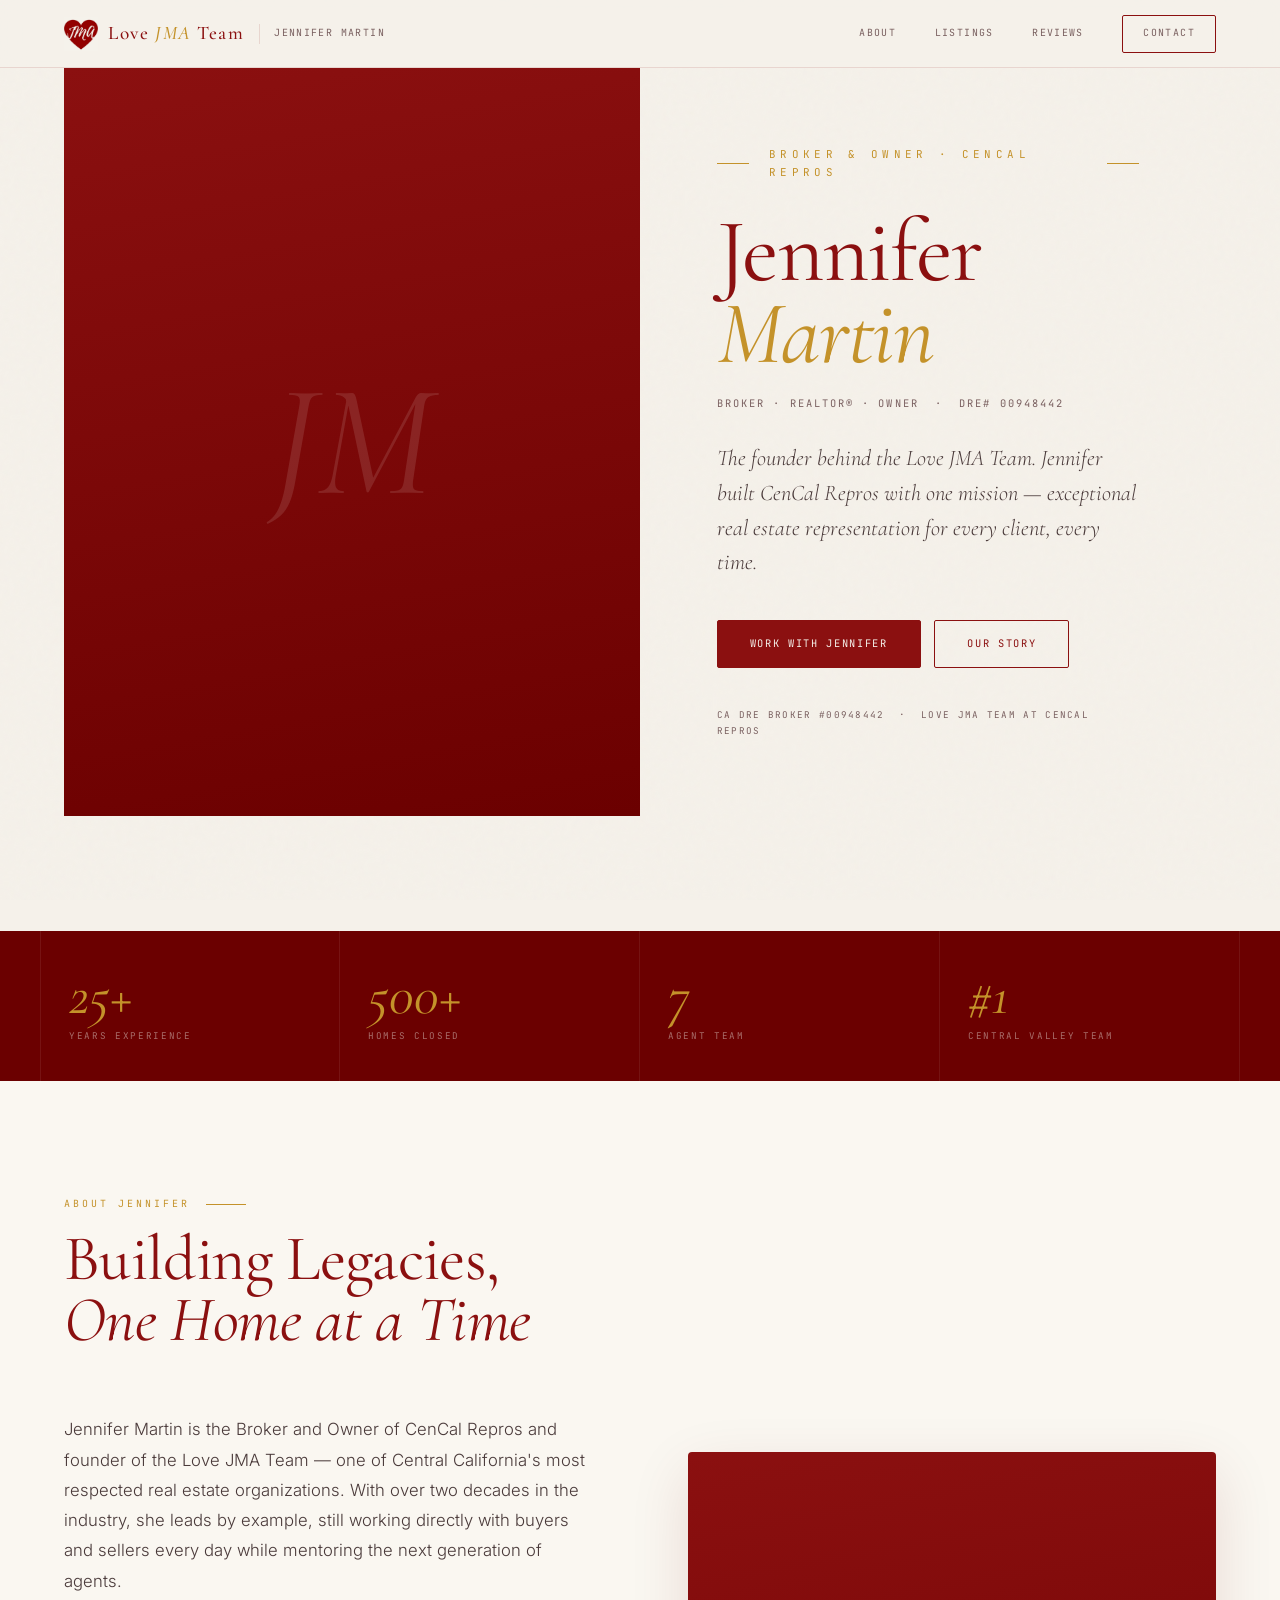
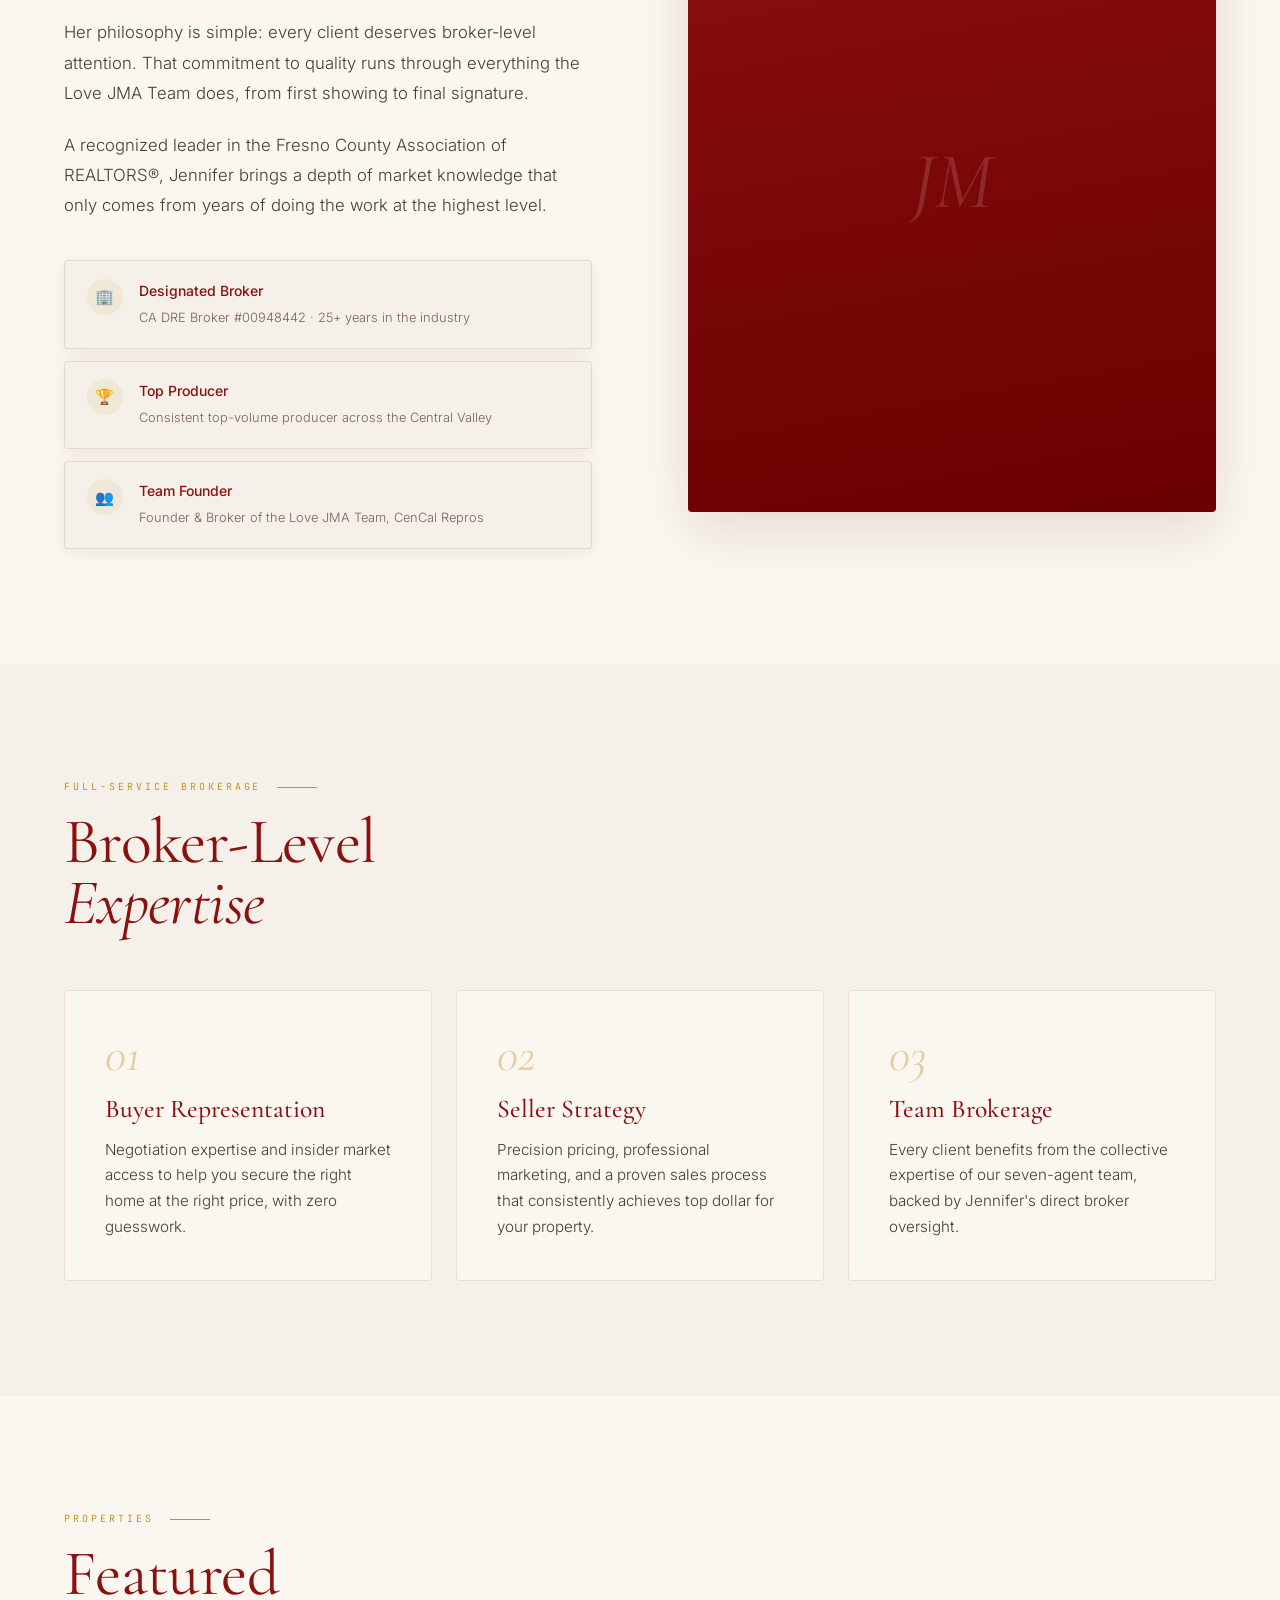
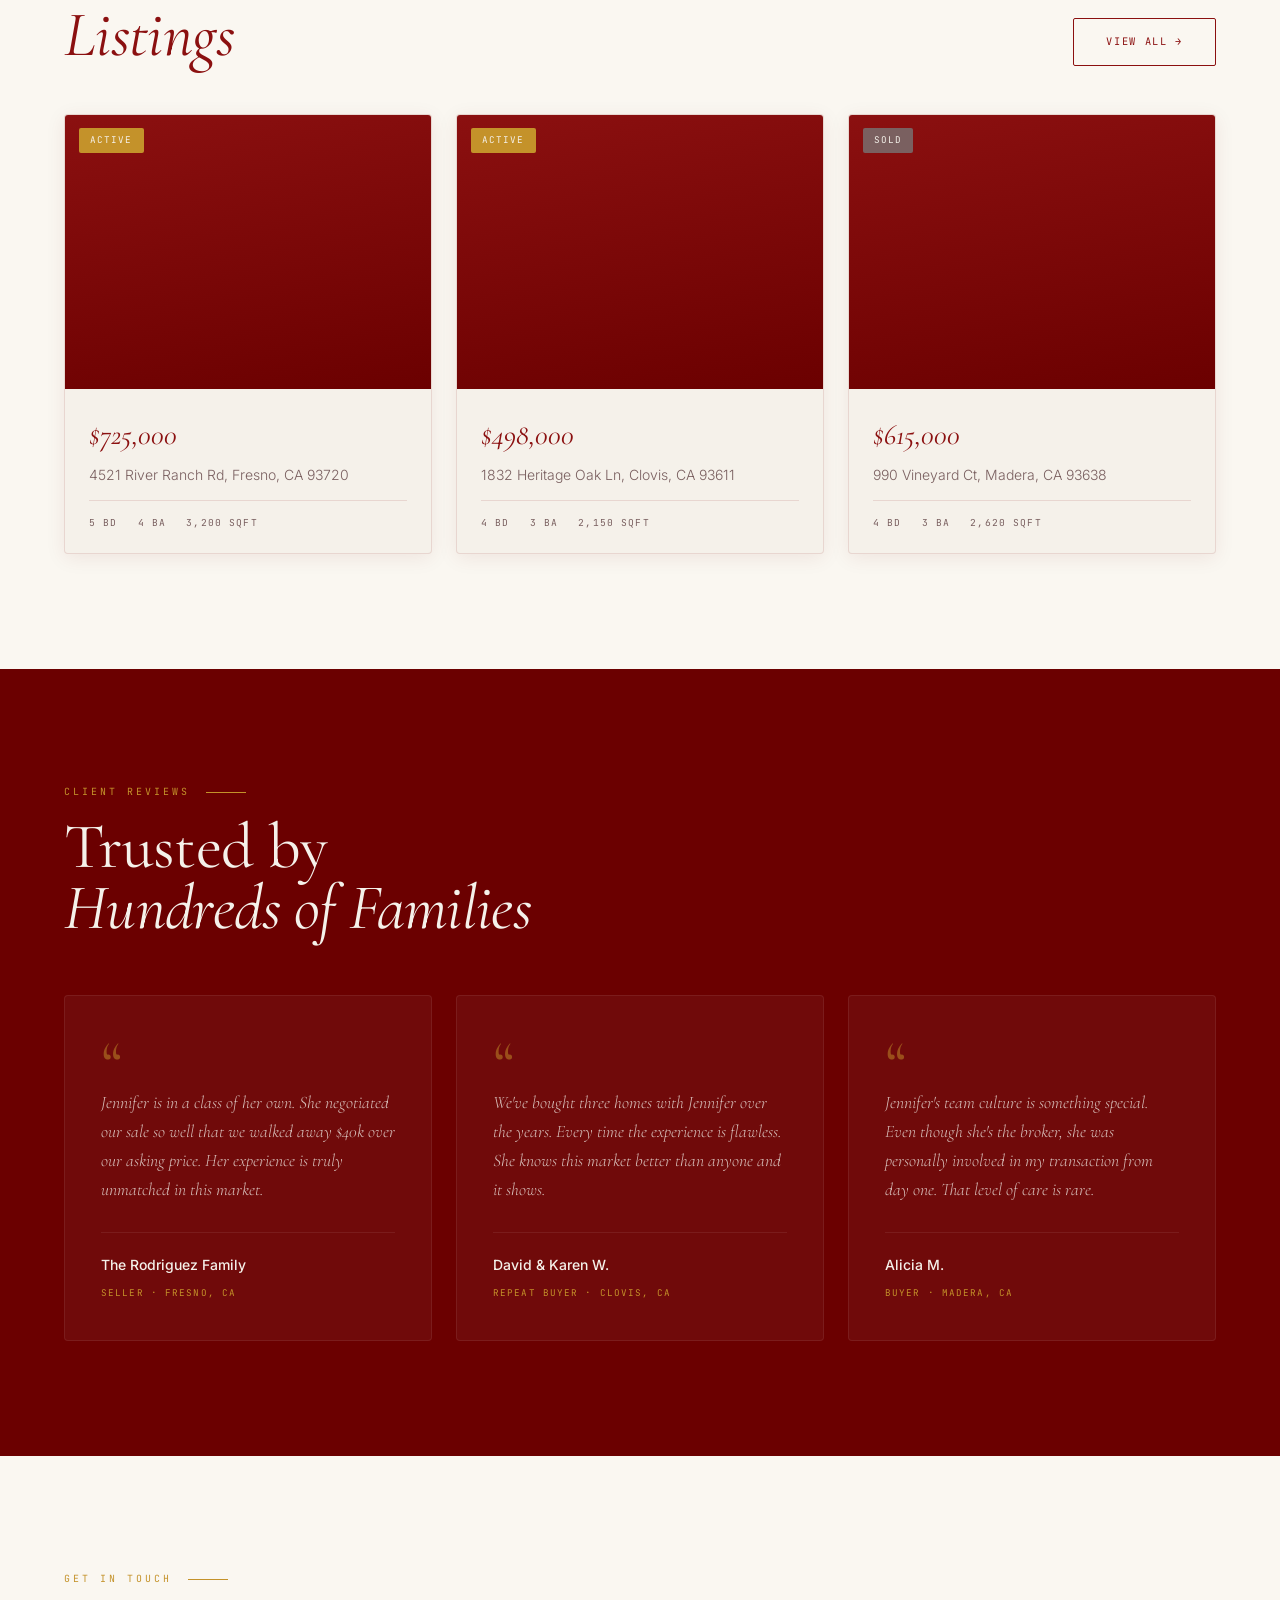
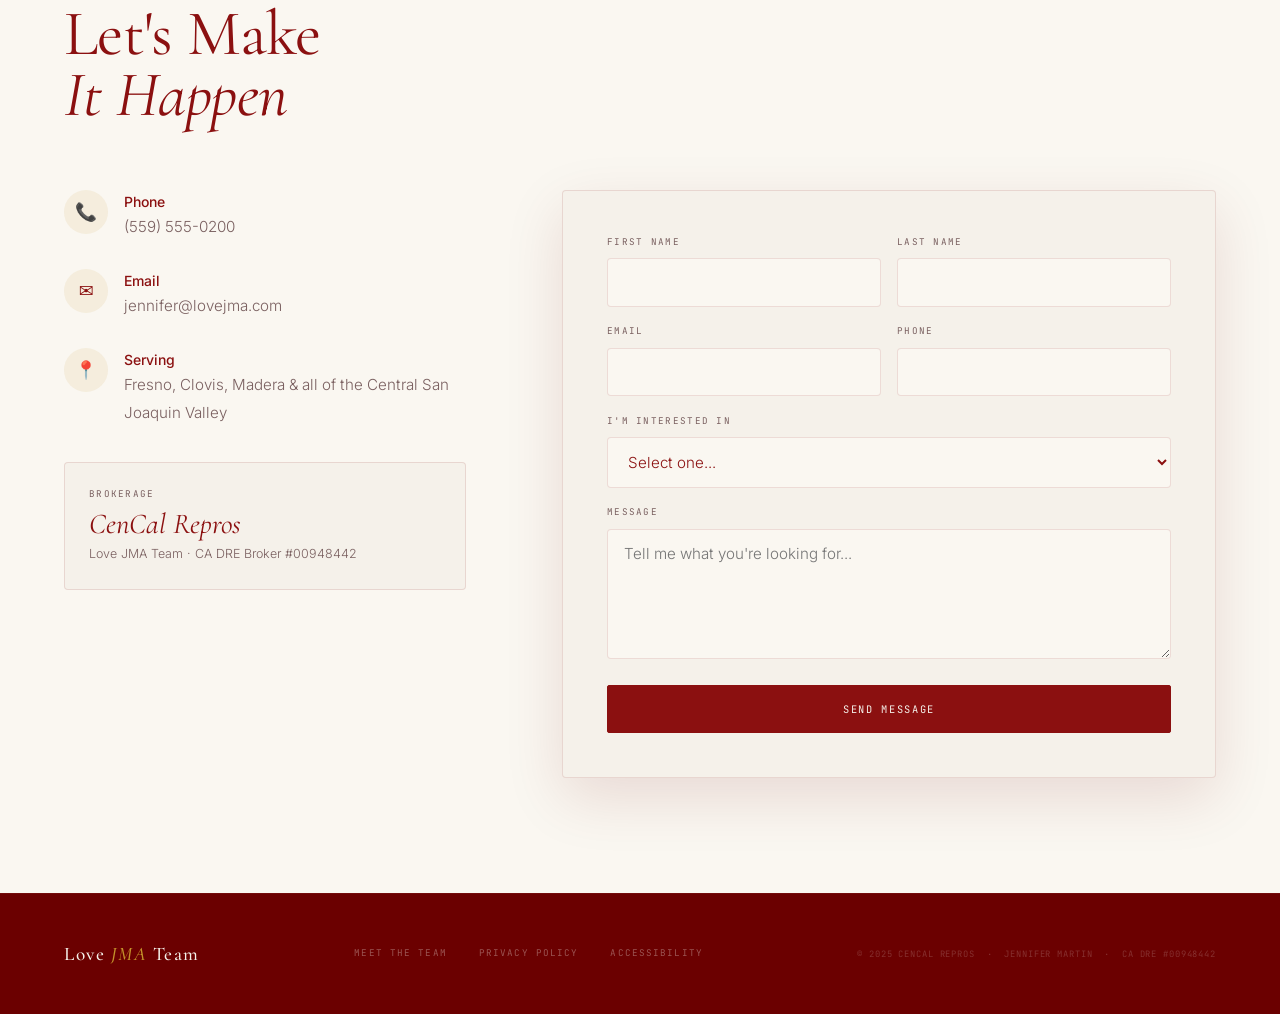
<file: jennifer-martin/index.html>
<!DOCTYPE html>
<html lang="en">
<head>
  <meta charset="UTF-8">
  <meta name="viewport" content="width=device-width, initial-scale=1.0">
  <link rel="icon" type="image/png" href="/images/jma-logo.png">
  <title>Jennifer Martin | Broker · Owner | Love JMA Team</title>
  <meta name="description" content="Jennifer Martin, Broker and Owner of CenCal Repros and the Love JMA Team. Central California's premier real estate leader. CA DRE #00948442.">
  <meta property="og:title" content="Jennifer Martin | Broker · Owner | Love JMA Team">
  <meta property="og:description" content="Broker &amp; Owner of the Love JMA Team at CenCal Repros. Building legacies, one home at a time. CA DRE #00948442.">
  <meta property="og:type" content="website">
  <meta property="og:url" content="https://jennifermartin.cencalrepros.com">
  <meta name="twitter:card" content="summary_large_image">
  <link rel="preconnect" href="https://fonts.googleapis.com">
  <link rel="preconnect" href="https://fonts.gstatic.com" crossorigin>
  <link href="https://fonts.googleapis.com/css2?family=Cormorant+Garamond:ital,wght@0,400;0,500;0,600;1,400;1,500&family=Inter:wght@300;400;500&family=JetBrains+Mono:wght@400;500&display=swap" rel="stylesheet">
  <link rel="stylesheet" href="../styles.css">
</head>
<body>
  <a class="skip-link" href="#main">Skip to content</a>

  <nav class="site-nav" aria-label="Primary">
    <div class="nav-brand">
      <a href="/" aria-label="Love JMA Team home" style="display:flex;align-items:center;gap:0.65rem;"><img src="../images/jma-logo.jpg" alt="Love JMA" style="height:34px;width:34px;object-fit:contain;mix-blend-mode:multiply;"><span style="font-family:var(--display);font-weight:500;font-size:1.2rem;letter-spacing:0.08em;color:var(--forest);">Love <em style="font-style:italic;color:var(--terracotta);">JMA</em> Team</span></a>
      <div class="nav-divider" aria-hidden="true"></div>
      <span class="nav-agent">Jennifer Martin</span>
    </div>
    <div class="nav-links">
      <a href="#about">About</a>
      <a href="#listings">Listings</a>
      <a href="#testimonials">Reviews</a>
      <a href="#contact" class="nav-cta">Contact</a>
    </div>
  </nav>

  <main id="main">

    <section class="hero" aria-labelledby="agent-name">
      <div class="hero-photo" aria-hidden="true">
        <div class="hero-placeholder"><span>JM</span></div>
      </div>
      <div class="hero-content">
        <p class="eyebrow">Broker &amp; Owner · CenCal Repros</p>
        <h1 id="agent-name">Jennifer<br><em>Martin</em></h1>
        <p class="hero-role">Broker · REALTOR® · Owner &nbsp;·&nbsp; DRE# 00948442</p>
        <p class="hero-bio">The founder behind the Love JMA Team. Jennifer built CenCal Repros with one mission — exceptional real estate representation for every client, every time.</p>
        <div class="hero-actions">
          <a class="btn btn-primary" href="#contact">Work With Jennifer</a>
          <a class="btn btn-outline" href="#about">Our Story</a>
        </div>
        <p class="license-tag">CA DRE Broker #00948442 &nbsp;·&nbsp; Love JMA Team at CenCal Repros</p>
      </div>
    </section>

    <div class="stats-bar" role="region" aria-label="At a glance">
      <div class="stats-inner">
        <div class="stat"><strong class="stat-num">25+</strong><span class="stat-label">Years Experience</span></div>
        <div class="stat"><strong class="stat-num">500+</strong><span class="stat-label">Homes Closed</span></div>
        <div class="stat"><strong class="stat-num">7</strong><span class="stat-label">Agent Team</span></div>
        <div class="stat"><strong class="stat-num">#1</strong><span class="stat-label">Central Valley Team</span></div>
      </div>
    </div>

    <section id="about" class="about" aria-labelledby="about-h">
      <div class="wrap">
        <p class="section-label">About Jennifer</p>
        <h2 class="section-h" id="about-h"><em>Building Legacies,</em><br>One Home at a Time</h2>
        <div class="about-grid">
          <div class="about-copy">
            <p>Jennifer Martin is the Broker and Owner of CenCal Repros and founder of the Love JMA Team — one of Central California's most respected real estate organizations. With over two decades in the industry, she leads by example, still working directly with buyers and sellers every day while mentoring the next generation of agents.</p>
            <p>Her philosophy is simple: every client deserves broker-level attention. That commitment to quality runs through everything the Love JMA Team does, from first showing to final signature.</p>
            <p>A recognized leader in the Fresno County Association of REALTORS®, Jennifer brings a depth of market knowledge that only comes from years of doing the work at the highest level.</p>
            <div class="credentials">
              <div class="cred"><div class="cred-icon">🏢</div><div><strong>Designated Broker</strong><span>CA DRE Broker #00948442 · 25+ years in the industry</span></div></div>
              <div class="cred"><div class="cred-icon">🏆</div><div><strong>Top Producer</strong><span>Consistent top-volume producer across the Central Valley</span></div></div>
              <div class="cred"><div class="cred-icon">👥</div><div><strong>Team Founder</strong><span>Founder &amp; Broker of the Love JMA Team, CenCal Repros</span></div></div>
            </div>
          </div>
          <div class="about-img"><div class="about-img-ph" aria-hidden="true"><span>JM</span></div></div>
        </div>
      </div>
    </section>

    <section class="services" aria-labelledby="svc-h">
      <div class="wrap">
        <p class="section-label">Full-Service Brokerage</p>
        <h2 class="section-h" id="svc-h"><em>Broker-Level</em><br>Expertise</h2>
        <div class="services-grid">
          <div class="svc"><div class="svc-num">01</div><h3>Buyer Representation</h3><p>Negotiation expertise and insider market access to help you secure the right home at the right price, with zero guesswork.</p></div>
          <div class="svc"><div class="svc-num">02</div><h3>Seller Strategy</h3><p>Precision pricing, professional marketing, and a proven sales process that consistently achieves top dollar for your property.</p></div>
          <div class="svc"><div class="svc-num">03</div><h3>Team Brokerage</h3><p>Every client benefits from the collective expertise of our seven-agent team, backed by Jennifer's direct broker oversight.</p></div>
        </div>
      </div>
    </section>

    <section id="listings" class="listings" aria-labelledby="listings-h">
      <div class="wrap">
        <div class="listings-head">
          <div><p class="section-label">Properties</p><h2 class="section-h" id="listings-h"><em>Featured</em><br>Listings</h2></div>
          <a class="btn btn-outline" href="https://cencalrepros.com/listings">View All &rarr;</a>
        </div>
        <div class="listings-grid">
          <article class="listing"><div class="listing-img"><span class="badge">Active</span></div><div class="listing-body"><p class="listing-price">$725,000</p><p class="listing-addr">4521 River Ranch Rd, Fresno, CA 93720</p><ul class="listing-meta"><li>5 bd</li><li>4 ba</li><li>3,200 sqft</li></ul></div></article>
          <article class="listing"><div class="listing-img"><span class="badge">Active</span></div><div class="listing-body"><p class="listing-price">$498,000</p><p class="listing-addr">1832 Heritage Oak Ln, Clovis, CA 93611</p><ul class="listing-meta"><li>4 bd</li><li>3 ba</li><li>2,150 sqft</li></ul></div></article>
          <article class="listing"><div class="listing-img"><span class="badge sold">Sold</span></div><div class="listing-body"><p class="listing-price">$615,000</p><p class="listing-addr">990 Vineyard Ct, Madera, CA 93638</p><ul class="listing-meta"><li>4 bd</li><li>3 ba</li><li>2,620 sqft</li></ul></div></article>
        </div>
      </div>
    </section>

    <section id="testimonials" class="testimonials" aria-labelledby="testi-h">
      <div class="wrap">
        <p class="section-label">Client Reviews</p>
        <h2 class="section-h" id="testi-h"><em>Trusted by</em><br>Hundreds of Families</h2>
        <div class="testi-grid">
          <div class="testi"><div class="testi-quote-mark">&ldquo;</div><p class="testi-quote">Jennifer is in a class of her own. She negotiated our sale so well that we walked away $40k over our asking price. Her experience is truly unmatched in this market.</p><div class="testi-author"><strong>The Rodriguez Family</strong><span>Seller · Fresno, CA</span></div></div>
          <div class="testi"><div class="testi-quote-mark">&ldquo;</div><p class="testi-quote">We've bought three homes with Jennifer over the years. Every time the experience is flawless. She knows this market better than anyone and it shows.</p><div class="testi-author"><strong>David &amp; Karen W.</strong><span>Repeat Buyer · Clovis, CA</span></div></div>
          <div class="testi"><div class="testi-quote-mark">&ldquo;</div><p class="testi-quote">Jennifer's team culture is something special. Even though she's the broker, she was personally involved in my transaction from day one. That level of care is rare.</p><div class="testi-author"><strong>Alicia M.</strong><span>Buyer · Madera, CA</span></div></div>
        </div>
      </div>
    </section>

    <section id="contact" class="contact" aria-labelledby="contact-h">
      <div class="wrap">
        <p class="section-label">Get In Touch</p>
        <h2 class="section-h" id="contact-h"><em>Let's Make</em><br>It Happen</h2>
        <div class="contact-grid">
          <div class="contact-info">
            <div class="c-item"><div class="c-icon">📞</div><div class="c-text"><strong>Phone</strong><a href="tel:+15595550200">(559) 555-0200</a></div></div>
            <div class="c-item"><div class="c-icon">✉️</div><div class="c-text"><strong>Email</strong><a href="mailto:jennifer@lovejma.com">jennifer@lovejma.com</a></div></div>
            <div class="c-item"><div class="c-icon">📍</div><div class="c-text"><strong>Serving</strong><span>Fresno, Clovis, Madera &amp; all of the Central San Joaquin Valley</span></div></div>
            <div class="brokerage-card">
              <p class="brokerage-label">Brokerage</p>
              <p class="brokerage-name">CenCal Repros</p>
              <p class="brokerage-sub">Love JMA Team · CA DRE Broker #00948442</p>
            </div>
          </div>
          <div class="contact-form">
            <form action="#" method="post" aria-label="Contact Jennifer Martin">
              <div class="form-row">
                <div class="form-group"><label for="fn">First Name</label><input type="text" id="fn" name="first_name" autocomplete="given-name" required></div>
                <div class="form-group"><label for="ln">Last Name</label><input type="text" id="ln" name="last_name" autocomplete="family-name" required></div>
              </div>
              <div class="form-row">
                <div class="form-group"><label for="em">Email</label><input type="email" id="em" name="email" autocomplete="email" required></div>
                <div class="form-group"><label for="ph">Phone</label><input type="tel" id="ph" name="phone" autocomplete="tel"></div>
              </div>
              <div class="form-group">
                <label for="int">I'm Interested In</label>
                <select id="int" name="interest">
                  <option value="">Select one...</option>
                  <option value="buying">Buying a Home</option>
                  <option value="selling">Selling My Home</option>
                  <option value="both">Buying &amp; Selling</option>
                  <option value="investing">Investment Property</option>
                  <option value="other">Just Exploring</option>
                </select>
              </div>
              <div class="form-group"><label for="msg">Message</label><textarea id="msg" name="message" placeholder="Tell me what you're looking for..."></textarea></div>
              <button type="submit" class="btn btn-primary btn-full">Send Message</button>
            </form>
          </div>
        </div>
      </div>
    </section>

  </main>

  <footer>
    <div class="footer-inner">
      <a class="footer-logo" href="https://cencalrepros.com">Love <em>JMA</em> Team</a>
      <div class="footer-links">
        <a href="https://cencalrepros.com">Meet the Team</a>
        <a href="#">Privacy Policy</a>
        <a href="#">Accessibility</a>
      </div>
      <p class="footer-copy">&copy; 2025 CenCal Repros &nbsp;&middot;&nbsp; Jennifer Martin &nbsp;&middot;&nbsp; CA DRE #00948442</p>
    </div>
  </footer>

</body>
</html>
</file>
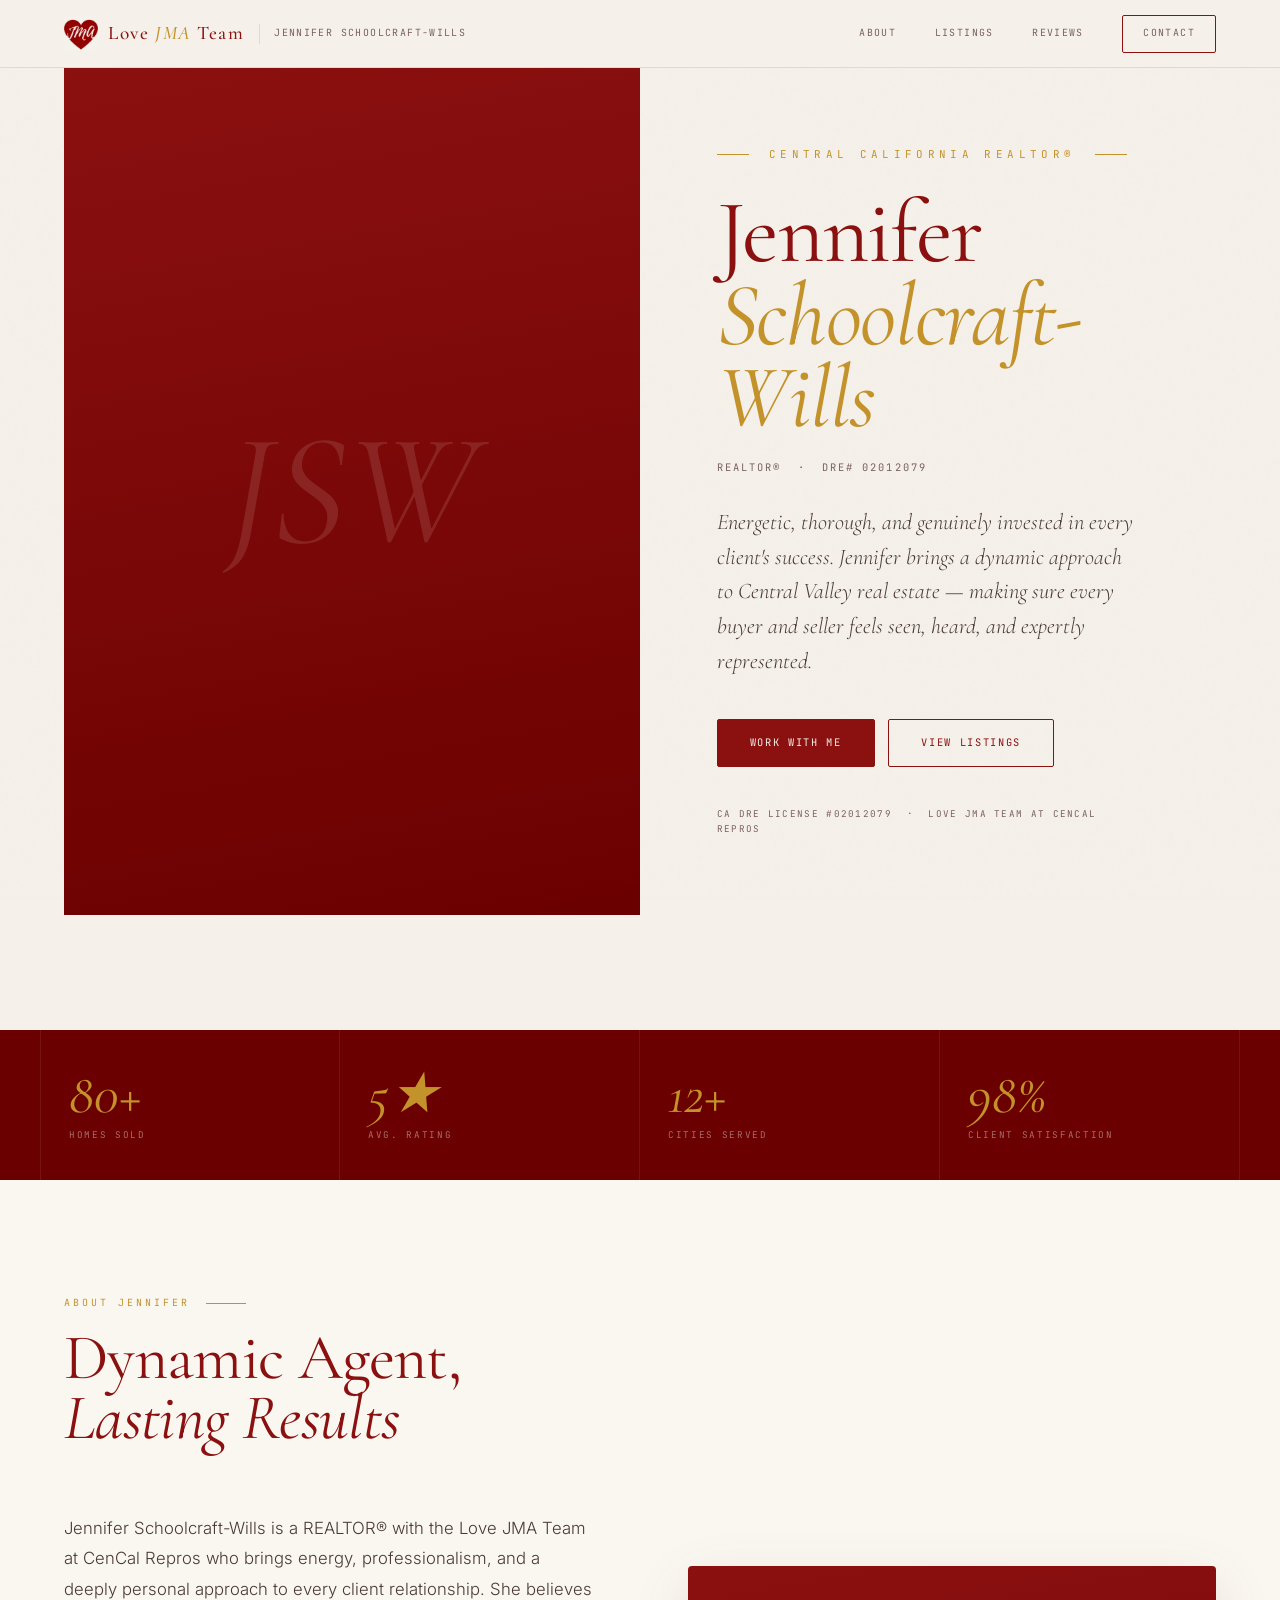
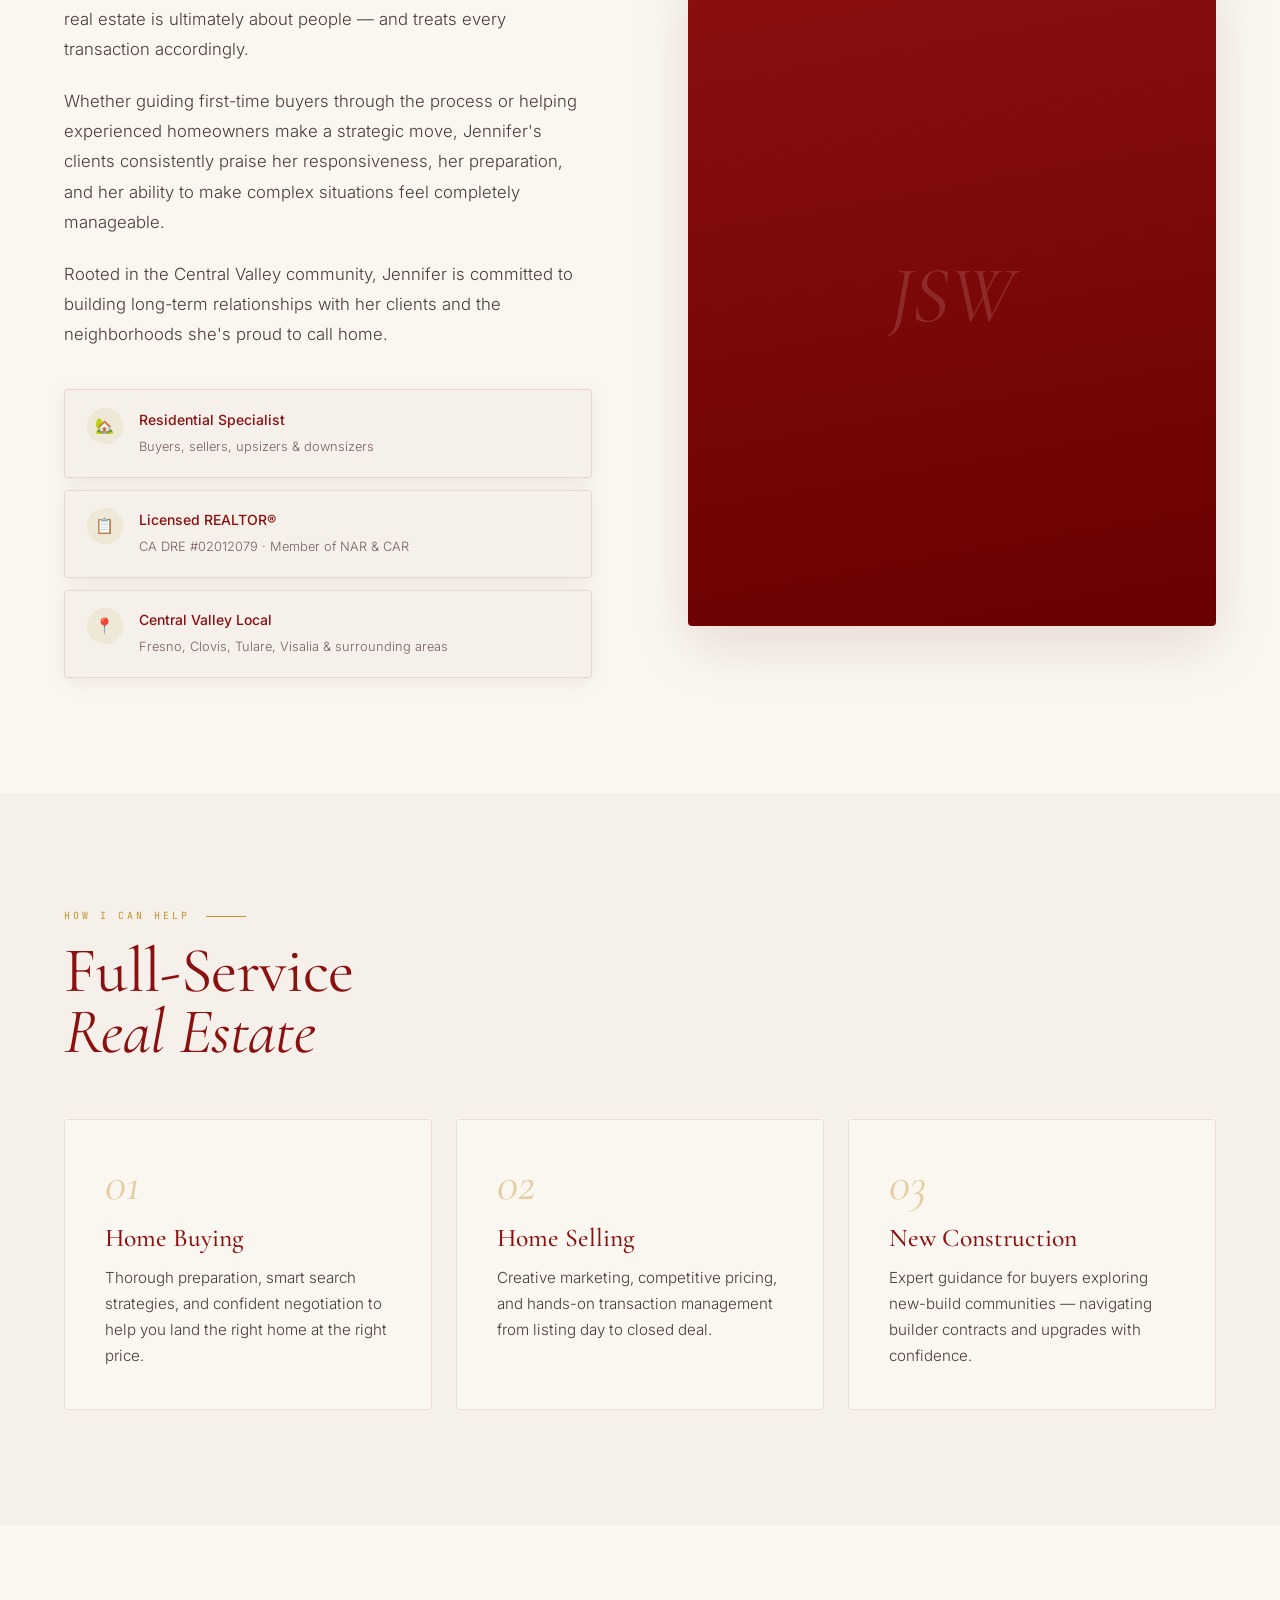
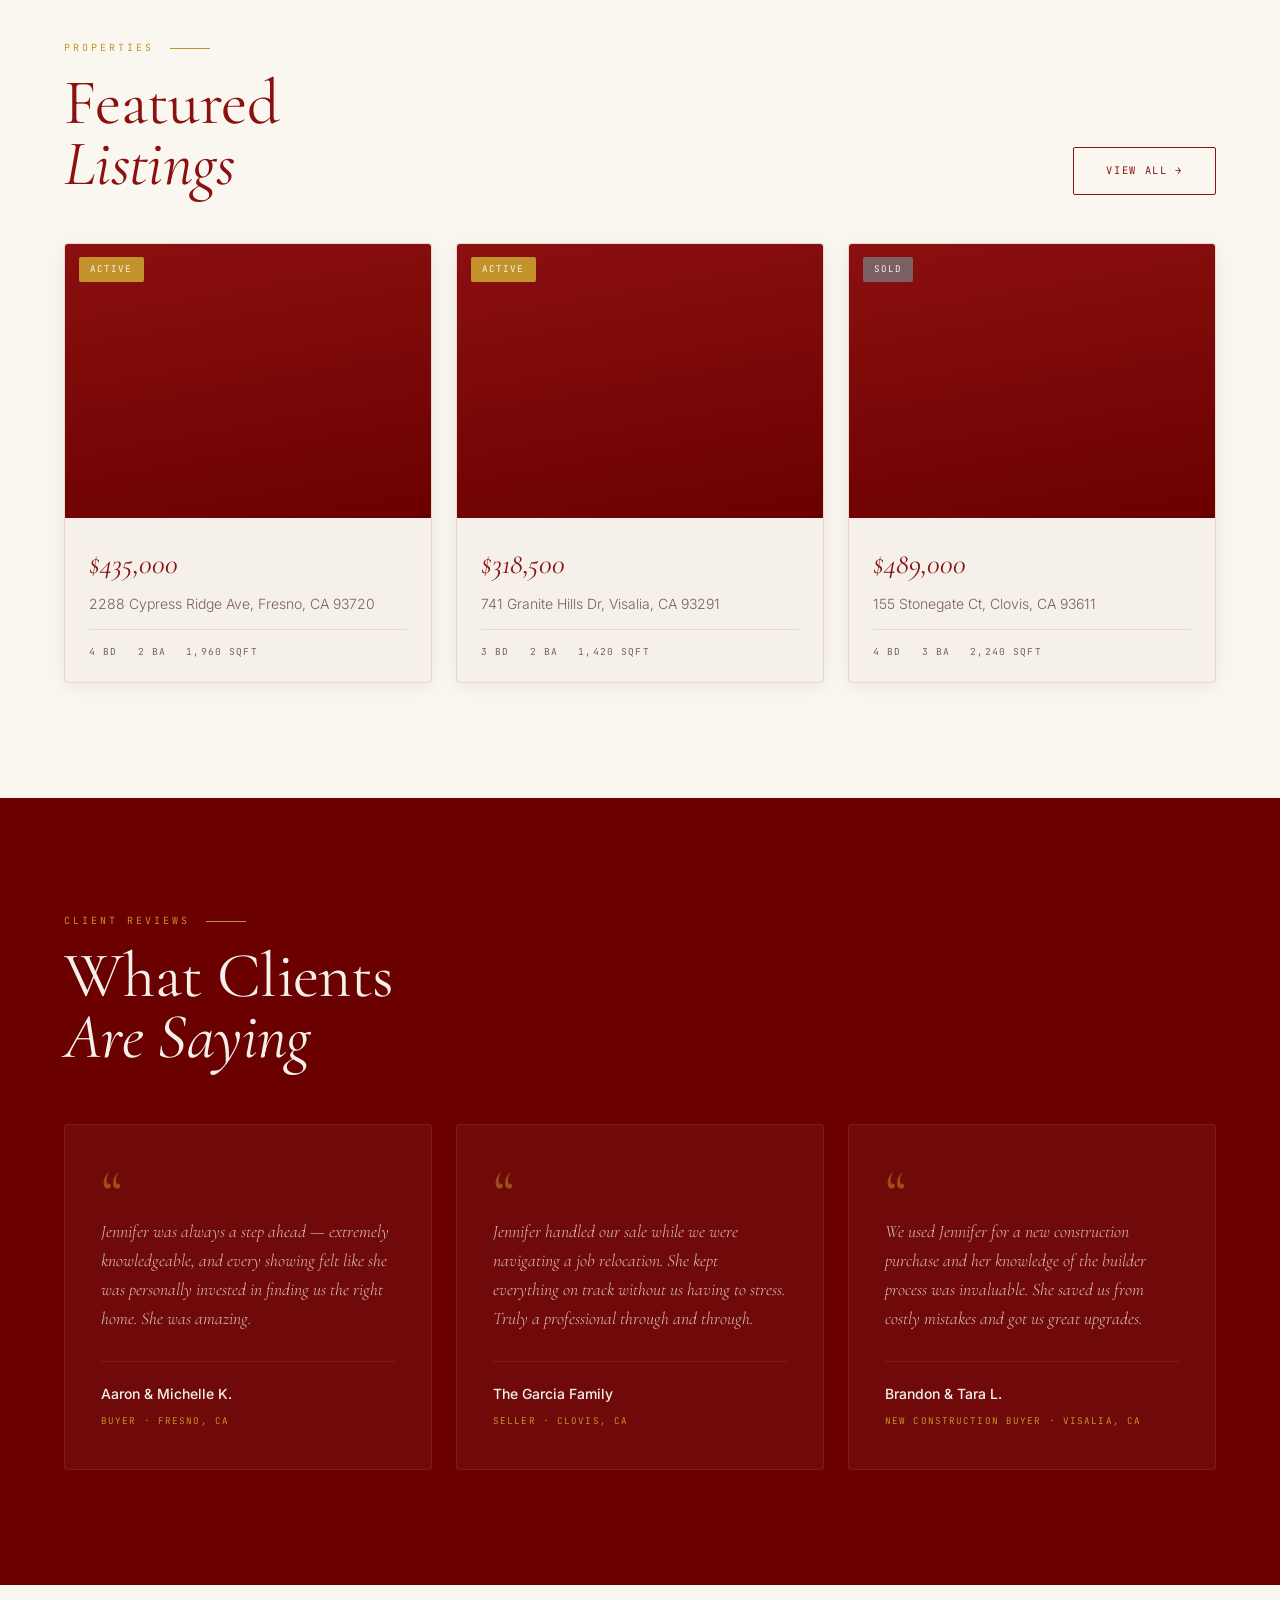
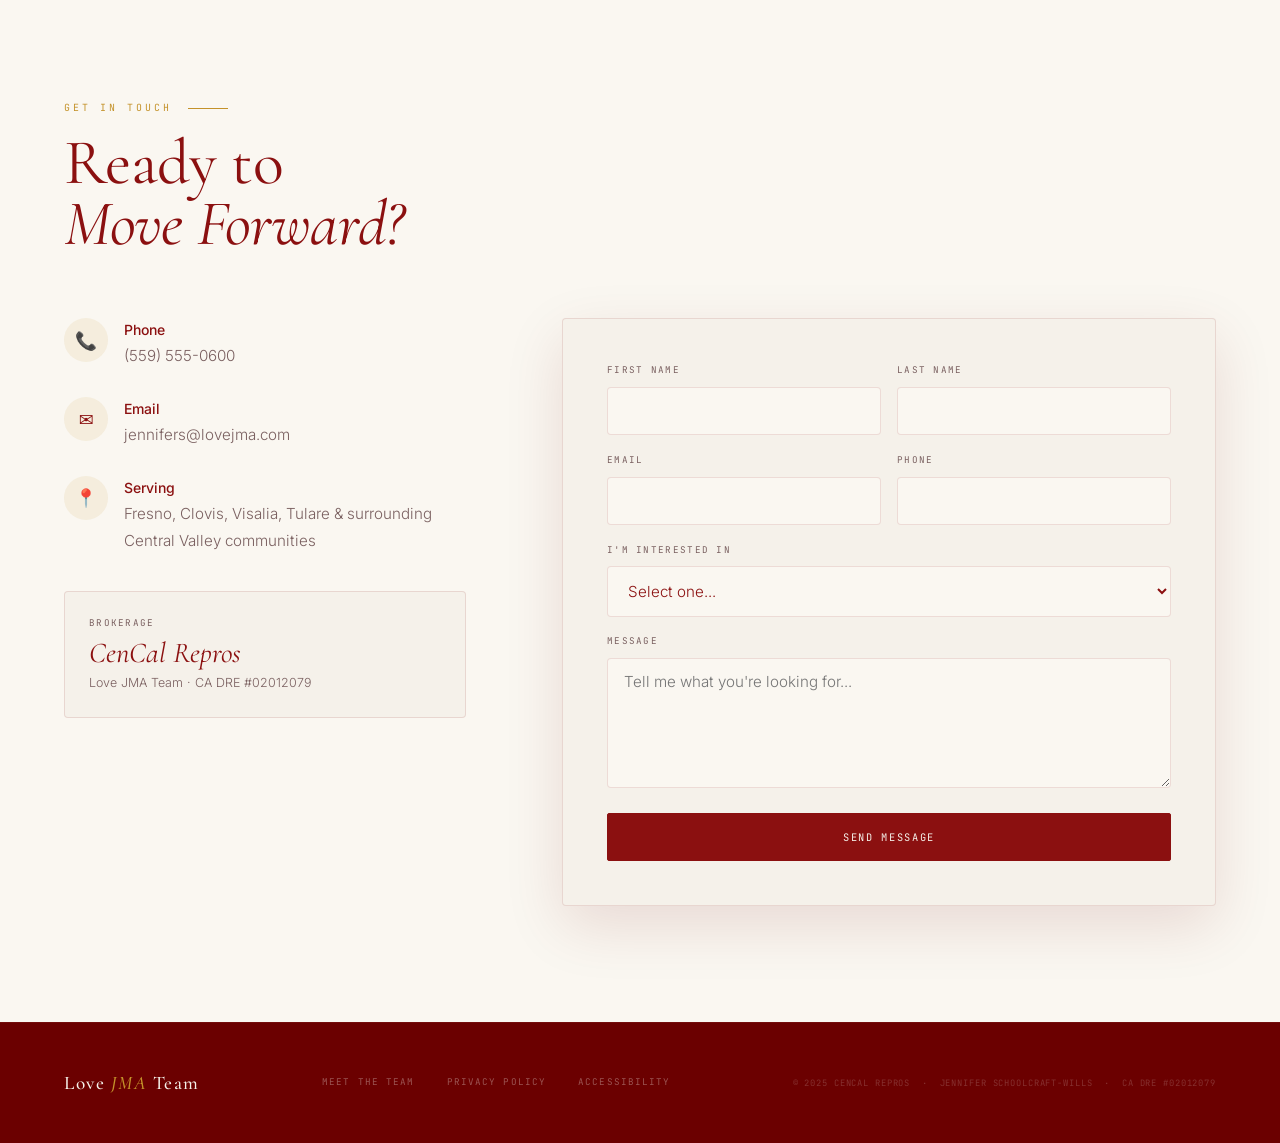
<file: jennifer-schoolcraft-wills/index.html>
<!DOCTYPE html>
<html lang="en">
<head>
  <meta charset="UTF-8">
  <meta name="viewport" content="width=device-width, initial-scale=1.0">
  <link rel="icon" type="image/png" href="/images/jma-logo.png">
  <title>Jennifer Schoolcraft-Wills | REALTOR® | Love JMA Team</title>
  <meta name="description" content="Jennifer Schoolcraft-Wills, REALTOR® with the Love JMA Team at CenCal Repros. Dynamic, thorough, and genuinely invested in every client's success. CA DRE #02012079.">
  <meta property="og:title" content="Jennifer Schoolcraft-Wills | REALTOR® | Love JMA Team">
  <meta property="og:description" content="Central California REALTOR® bringing energy and expertise to every transaction. CA DRE #02012079.">
  <meta property="og:type" content="website">
  <meta property="og:url" content="https://jenniferschoolcraftwills.cencalrepros.com">
  <meta name="twitter:card" content="summary_large_image">
  <link rel="preconnect" href="https://fonts.googleapis.com">
  <link rel="preconnect" href="https://fonts.gstatic.com" crossorigin>
  <link href="https://fonts.googleapis.com/css2?family=Cormorant+Garamond:ital,wght@0,400;0,500;0,600;1,400;1,500&family=Inter:wght@300;400;500&family=JetBrains+Mono:wght@400;500&display=swap" rel="stylesheet">
  <link rel="stylesheet" href="../styles.css">
</head>
<body>
  <a class="skip-link" href="#main">Skip to content</a>

  <nav class="site-nav" aria-label="Primary">
    <div class="nav-brand">
      <a href="/" aria-label="Love JMA Team home" style="display:flex;align-items:center;gap:0.65rem;"><img src="../images/jma-logo.jpg" alt="Love JMA" style="height:34px;width:34px;object-fit:contain;mix-blend-mode:multiply;"><span style="font-family:var(--display);font-weight:500;font-size:1.2rem;letter-spacing:0.08em;color:var(--forest);">Love <em style="font-style:italic;color:var(--terracotta);">JMA</em> Team</span></a>
      <div class="nav-divider" aria-hidden="true"></div>
      <span class="nav-agent">Jennifer Schoolcraft-Wills</span>
    </div>
    <div class="nav-links">
      <a href="#about">About</a>
      <a href="#listings">Listings</a>
      <a href="#testimonials">Reviews</a>
      <a href="#contact" class="nav-cta">Contact</a>
    </div>
  </nav>

  <main id="main">

    <section class="hero" aria-labelledby="agent-name">
      <div class="hero-photo" aria-hidden="true">
        <div class="hero-placeholder"><span>JSW</span></div>
      </div>
      <div class="hero-content">
        <p class="eyebrow">Central California REALTOR®</p>
        <h1 id="agent-name">Jennifer<br><em>Schoolcraft-Wills</em></h1>
        <p class="hero-role">REALTOR® &nbsp;·&nbsp; DRE# 02012079</p>
        <p class="hero-bio">Energetic, thorough, and genuinely invested in every client's success. Jennifer brings a dynamic approach to Central Valley real estate — making sure every buyer and seller feels seen, heard, and expertly represented.</p>
        <div class="hero-actions">
          <a class="btn btn-primary" href="#contact">Work With Me</a>
          <a class="btn btn-outline" href="#listings">View Listings</a>
        </div>
        <p class="license-tag">CA DRE License #02012079 &nbsp;·&nbsp; Love JMA Team at CenCal Repros</p>
      </div>
    </section>

    <div class="stats-bar" role="region" aria-label="At a glance">
      <div class="stats-inner">
        <div class="stat"><strong class="stat-num">80+</strong><span class="stat-label">Homes Sold</span></div>
        <div class="stat"><strong class="stat-num">5★</strong><span class="stat-label">Avg. Rating</span></div>
        <div class="stat"><strong class="stat-num">12+</strong><span class="stat-label">Cities Served</span></div>
        <div class="stat"><strong class="stat-num">98%</strong><span class="stat-label">Client Satisfaction</span></div>
      </div>
    </div>

    <section id="about" class="about" aria-labelledby="about-h">
      <div class="wrap">
        <p class="section-label">About Jennifer</p>
        <h2 class="section-h" id="about-h"><em>Dynamic Agent,</em><br>Lasting Results</h2>
        <div class="about-grid">
          <div class="about-copy">
            <p>Jennifer Schoolcraft-Wills is a REALTOR® with the Love JMA Team at CenCal Repros who brings energy, professionalism, and a deeply personal approach to every client relationship. She believes real estate is ultimately about people — and treats every transaction accordingly.</p>
            <p>Whether guiding first-time buyers through the process or helping experienced homeowners make a strategic move, Jennifer's clients consistently praise her responsiveness, her preparation, and her ability to make complex situations feel completely manageable.</p>
            <p>Rooted in the Central Valley community, Jennifer is committed to building long-term relationships with her clients and the neighborhoods she's proud to call home.</p>
            <div class="credentials">
              <div class="cred"><div class="cred-icon">🏡</div><div><strong>Residential Specialist</strong><span>Buyers, sellers, upsizers &amp; downsizers</span></div></div>
              <div class="cred"><div class="cred-icon">📋</div><div><strong>Licensed REALTOR®</strong><span>CA DRE #02012079 · Member of NAR &amp; CAR</span></div></div>
              <div class="cred"><div class="cred-icon">📍</div><div><strong>Central Valley Local</strong><span>Fresno, Clovis, Tulare, Visalia &amp; surrounding areas</span></div></div>
            </div>
          </div>
          <div class="about-img"><div class="about-img-ph" aria-hidden="true"><span>JSW</span></div></div>
        </div>
      </div>
    </section>

    <section class="services" aria-labelledby="svc-h">
      <div class="wrap">
        <p class="section-label">How I Can Help</p>
        <h2 class="section-h" id="svc-h"><em>Full-Service</em><br>Real Estate</h2>
        <div class="services-grid">
          <div class="svc"><div class="svc-num">01</div><h3>Home Buying</h3><p>Thorough preparation, smart search strategies, and confident negotiation to help you land the right home at the right price.</p></div>
          <div class="svc"><div class="svc-num">02</div><h3>Home Selling</h3><p>Creative marketing, competitive pricing, and hands-on transaction management from listing day to closed deal.</p></div>
          <div class="svc"><div class="svc-num">03</div><h3>New Construction</h3><p>Expert guidance for buyers exploring new-build communities — navigating builder contracts and upgrades with confidence.</p></div>
        </div>
      </div>
    </section>

    <section id="listings" class="listings" aria-labelledby="listings-h">
      <div class="wrap">
        <div class="listings-head">
          <div><p class="section-label">Properties</p><h2 class="section-h" id="listings-h"><em>Featured</em><br>Listings</h2></div>
          <a class="btn btn-outline" href="https://cencalrepros.com/listings">View All &rarr;</a>
        </div>
        <div class="listings-grid">
          <article class="listing"><div class="listing-img"><span class="badge">Active</span></div><div class="listing-body"><p class="listing-price">$435,000</p><p class="listing-addr">2288 Cypress Ridge Ave, Fresno, CA 93720</p><ul class="listing-meta"><li>4 bd</li><li>2 ba</li><li>1,960 sqft</li></ul></div></article>
          <article class="listing"><div class="listing-img"><span class="badge">Active</span></div><div class="listing-body"><p class="listing-price">$318,500</p><p class="listing-addr">741 Granite Hills Dr, Visalia, CA 93291</p><ul class="listing-meta"><li>3 bd</li><li>2 ba</li><li>1,420 sqft</li></ul></div></article>
          <article class="listing"><div class="listing-img"><span class="badge sold">Sold</span></div><div class="listing-body"><p class="listing-price">$489,000</p><p class="listing-addr">155 Stonegate Ct, Clovis, CA 93611</p><ul class="listing-meta"><li>4 bd</li><li>3 ba</li><li>2,240 sqft</li></ul></div></article>
        </div>
      </div>
    </section>

    <section id="testimonials" class="testimonials" aria-labelledby="testi-h">
      <div class="wrap">
        <p class="section-label">Client Reviews</p>
        <h2 class="section-h" id="testi-h"><em>What Clients</em><br>Are Saying</h2>
        <div class="testi-grid">
          <div class="testi"><div class="testi-quote-mark">&ldquo;</div><p class="testi-quote">Jennifer was always a step ahead — extremely knowledgeable, and every showing felt like she was personally invested in finding us the right home. She was amazing.</p><div class="testi-author"><strong>Aaron &amp; Michelle K.</strong><span>Buyer · Fresno, CA</span></div></div>
          <div class="testi"><div class="testi-quote-mark">&ldquo;</div><p class="testi-quote">Jennifer handled our sale while we were navigating a job relocation. She kept everything on track without us having to stress. Truly a professional through and through.</p><div class="testi-author"><strong>The Garcia Family</strong><span>Seller · Clovis, CA</span></div></div>
          <div class="testi"><div class="testi-quote-mark">&ldquo;</div><p class="testi-quote">We used Jennifer for a new construction purchase and her knowledge of the builder process was invaluable. She saved us from costly mistakes and got us great upgrades.</p><div class="testi-author"><strong>Brandon &amp; Tara L.</strong><span>New Construction Buyer · Visalia, CA</span></div></div>
        </div>
      </div>
    </section>

    <section id="contact" class="contact" aria-labelledby="contact-h">
      <div class="wrap">
        <p class="section-label">Get In Touch</p>
        <h2 class="section-h" id="contact-h"><em>Ready to</em><br>Move Forward?</h2>
        <div class="contact-grid">
          <div class="contact-info">
            <div class="c-item"><div class="c-icon">📞</div><div class="c-text"><strong>Phone</strong><a href="tel:+15595550600">(559) 555-0600</a></div></div>
            <div class="c-item"><div class="c-icon">✉️</div><div class="c-text"><strong>Email</strong><a href="mailto:jennifers@lovejma.com">jennifers@lovejma.com</a></div></div>
            <div class="c-item"><div class="c-icon">📍</div><div class="c-text"><strong>Serving</strong><span>Fresno, Clovis, Visalia, Tulare &amp; surrounding Central Valley communities</span></div></div>
            <div class="brokerage-card">
              <p class="brokerage-label">Brokerage</p>
              <p class="brokerage-name">CenCal Repros</p>
              <p class="brokerage-sub">Love JMA Team · CA DRE #02012079</p>
            </div>
          </div>
          <div class="contact-form">
            <form action="#" method="post" aria-label="Contact Jennifer Schoolcraft-Wills">
              <div class="form-row">
                <div class="form-group"><label for="fn">First Name</label><input type="text" id="fn" name="first_name" autocomplete="given-name" required></div>
                <div class="form-group"><label for="ln">Last Name</label><input type="text" id="ln" name="last_name" autocomplete="family-name" required></div>
              </div>
              <div class="form-row">
                <div class="form-group"><label for="em">Email</label><input type="email" id="em" name="email" autocomplete="email" required></div>
                <div class="form-group"><label for="ph">Phone</label><input type="tel" id="ph" name="phone" autocomplete="tel"></div>
              </div>
              <div class="form-group">
                <label for="int">I'm Interested In</label>
                <select id="int" name="interest">
                  <option value="">Select one...</option>
                  <option value="buying">Buying a Home</option>
                  <option value="selling">Selling My Home</option>
                  <option value="both">Buying &amp; Selling</option>
                  <option value="investing">Investment Property</option>
                  <option value="other">Just Exploring</option>
                </select>
              </div>
              <div class="form-group"><label for="msg">Message</label><textarea id="msg" name="message" placeholder="Tell me what you're looking for..."></textarea></div>
              <button type="submit" class="btn btn-primary btn-full">Send Message</button>
            </form>
          </div>
        </div>
      </div>
    </section>

  </main>

  <footer>
    <div class="footer-inner">
      <a class="footer-logo" href="https://cencalrepros.com">Love <em>JMA</em> Team</a>
      <div class="footer-links">
        <a href="https://cencalrepros.com">Meet the Team</a>
        <a href="#">Privacy Policy</a>
        <a href="#">Accessibility</a>
      </div>
      <p class="footer-copy">&copy; 2025 CenCal Repros &nbsp;&middot;&nbsp; Jennifer Schoolcraft-Wills &nbsp;&middot;&nbsp; CA DRE #02012079</p>
    </div>
  </footer>

</body>
</html>
</file>
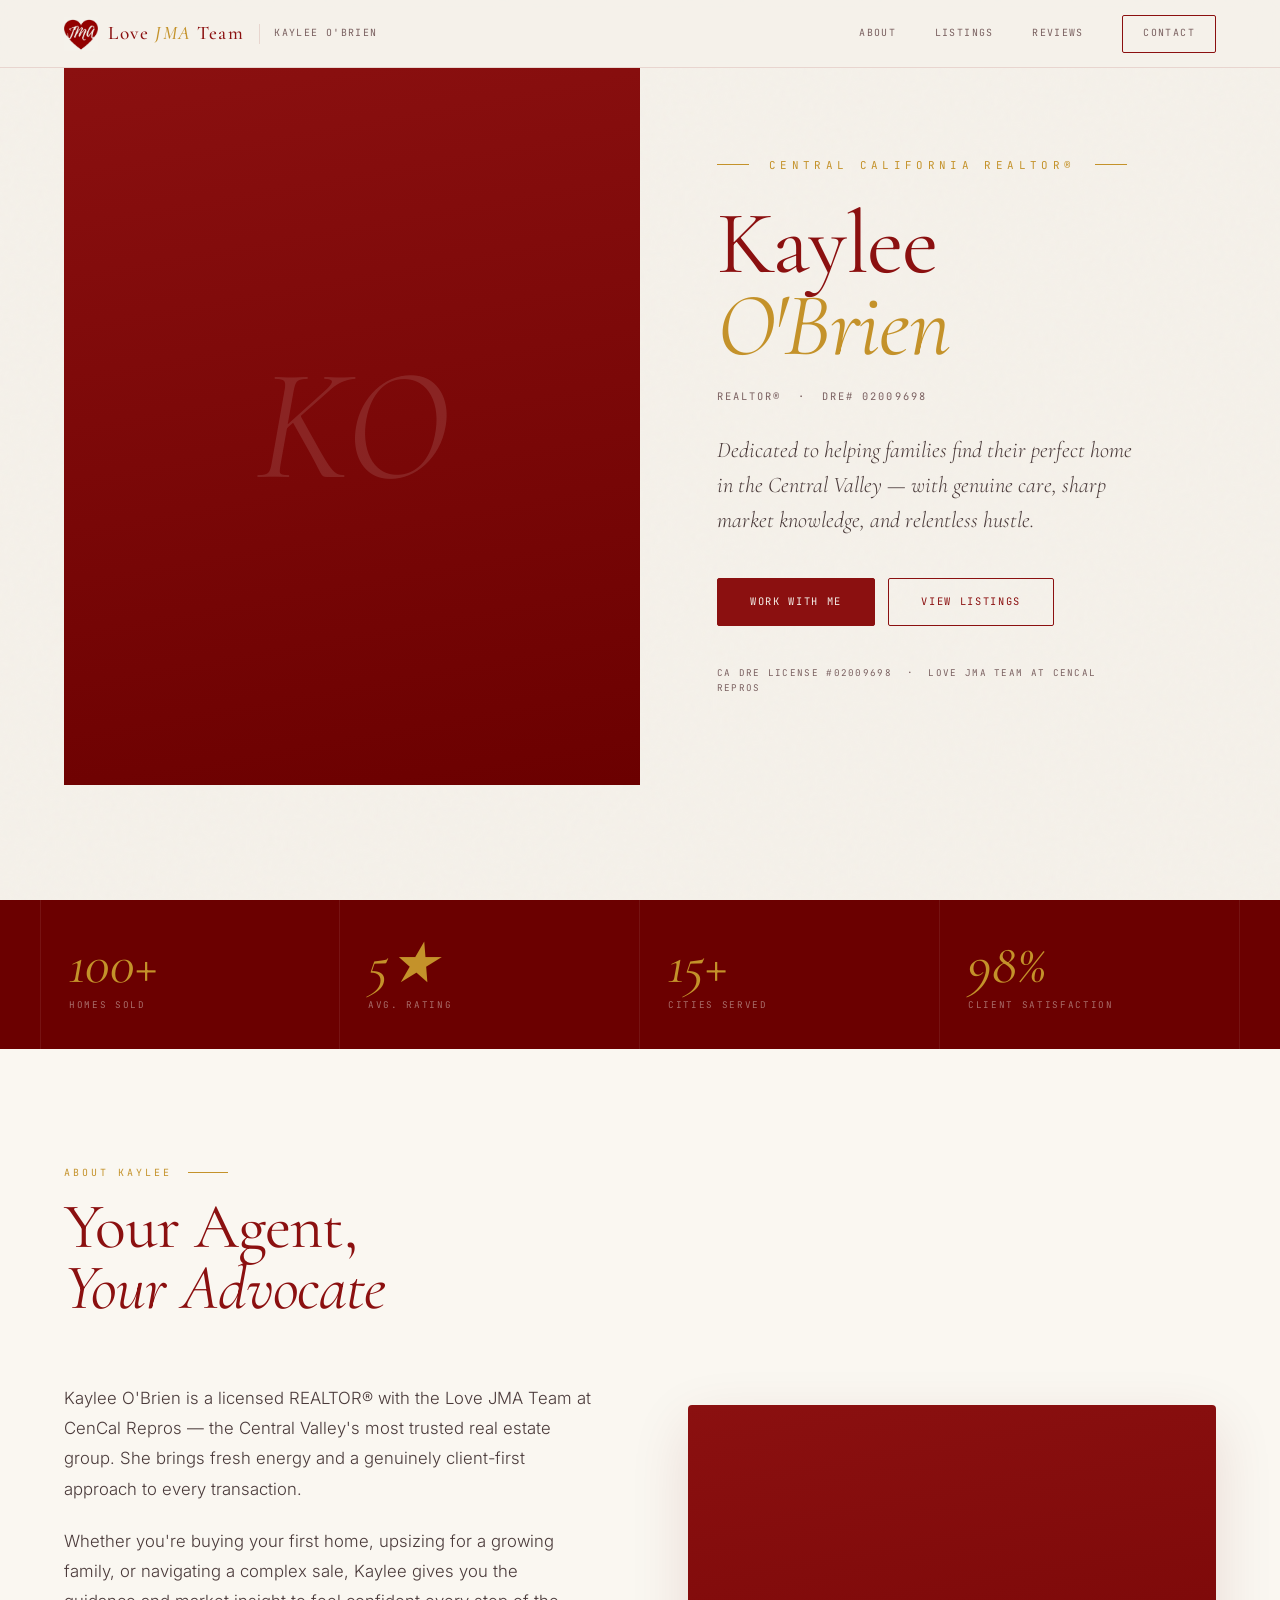
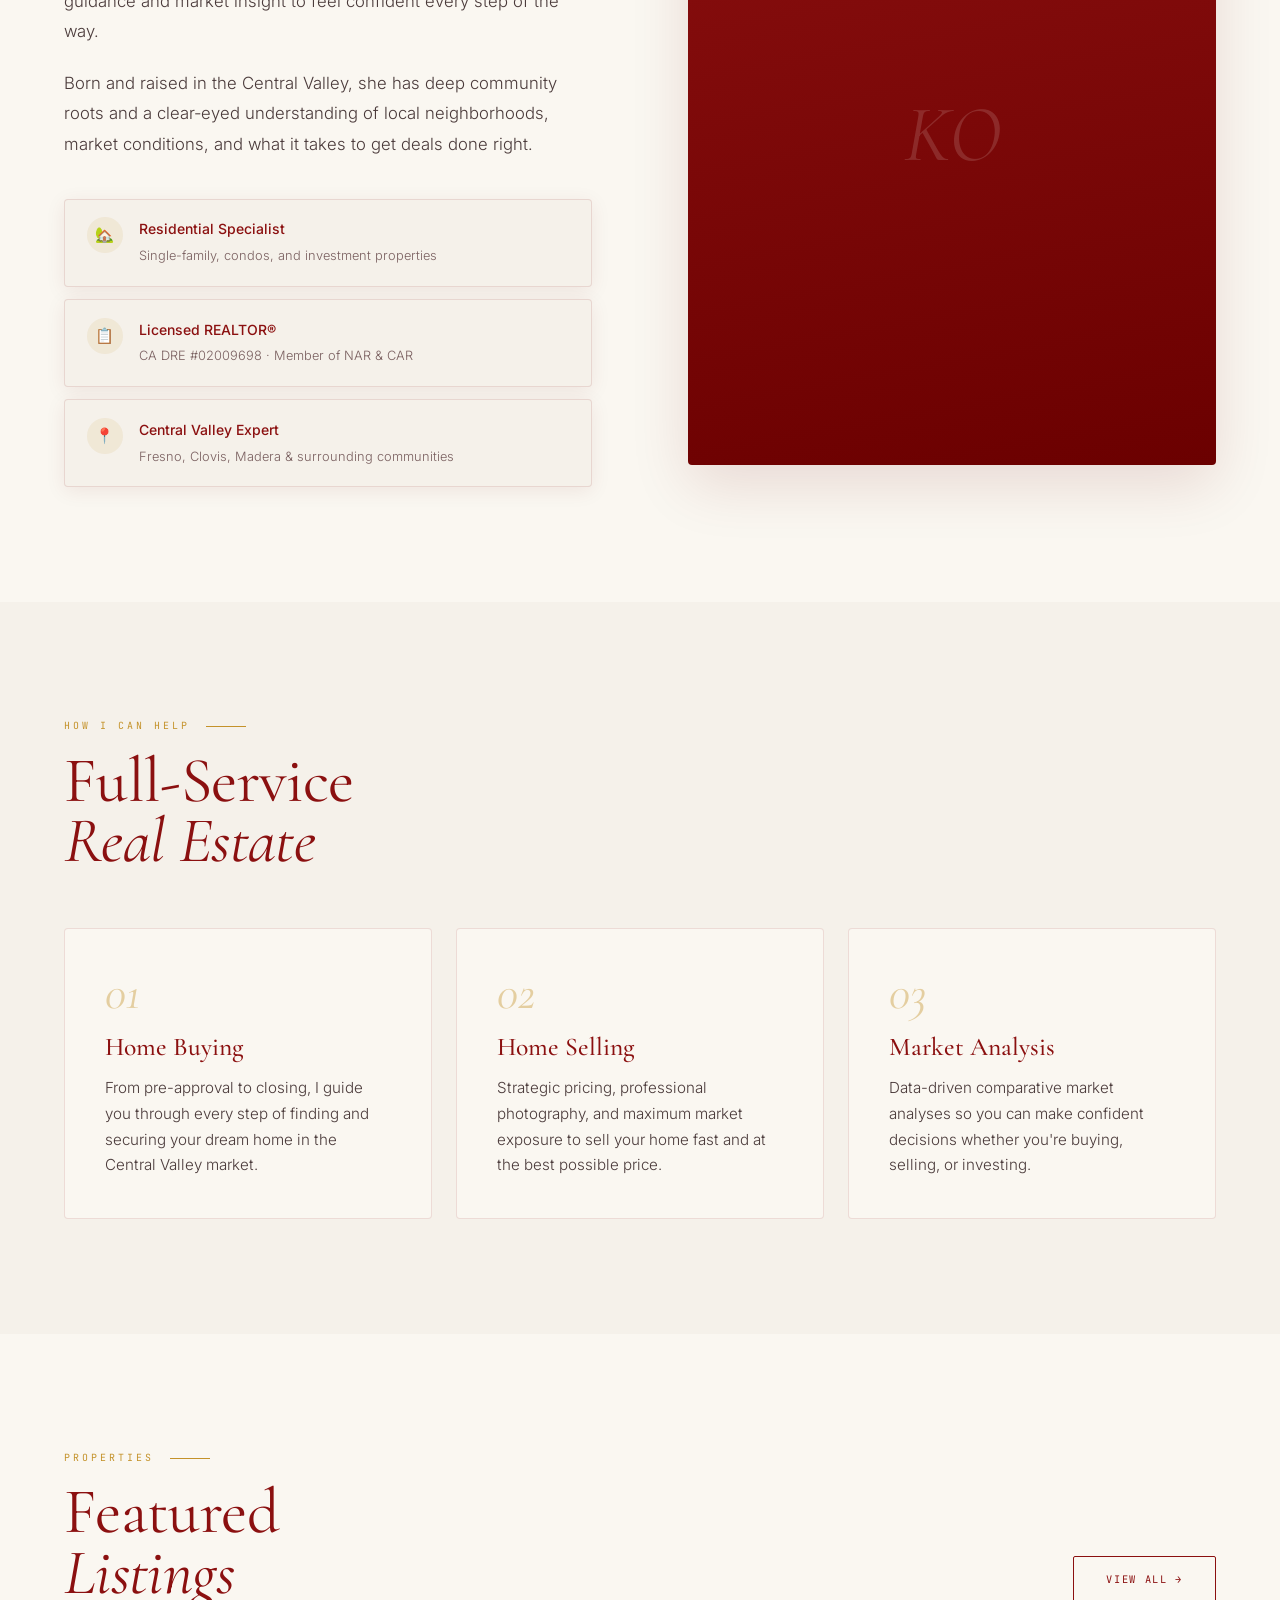
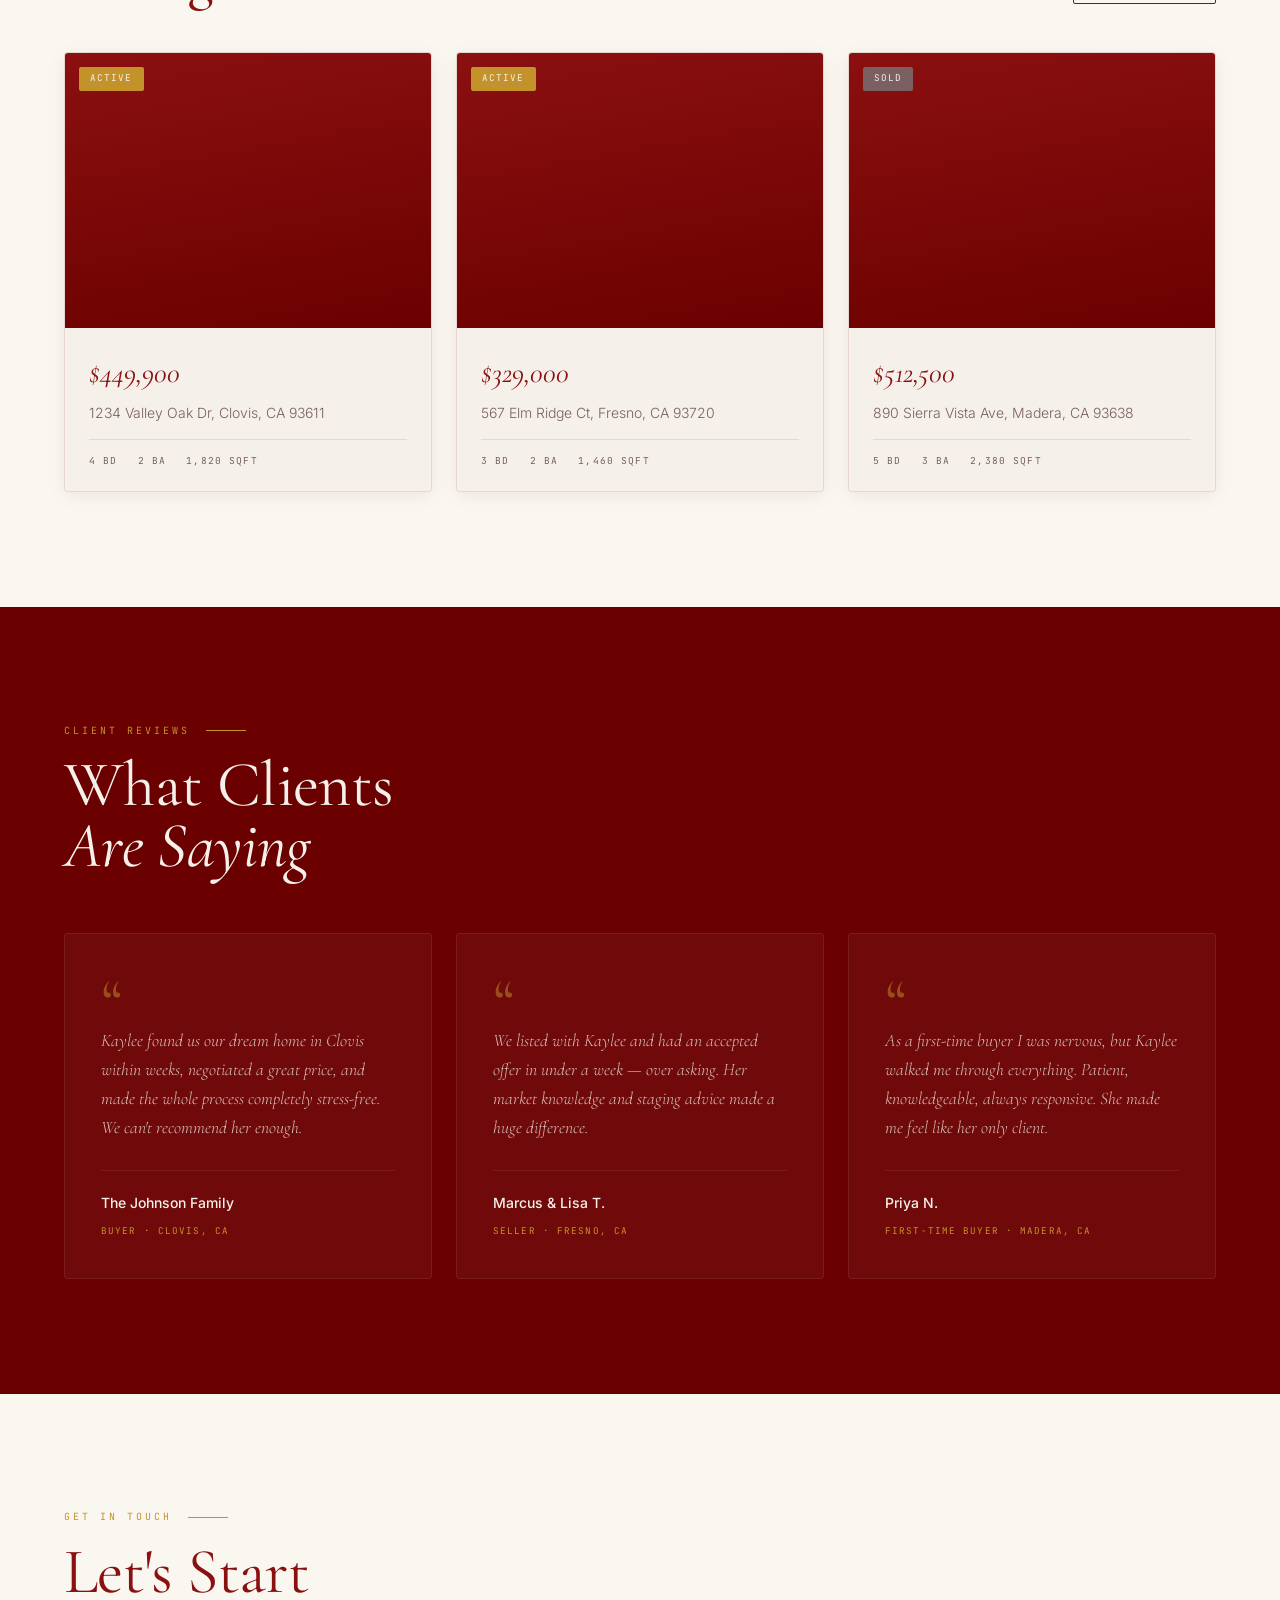
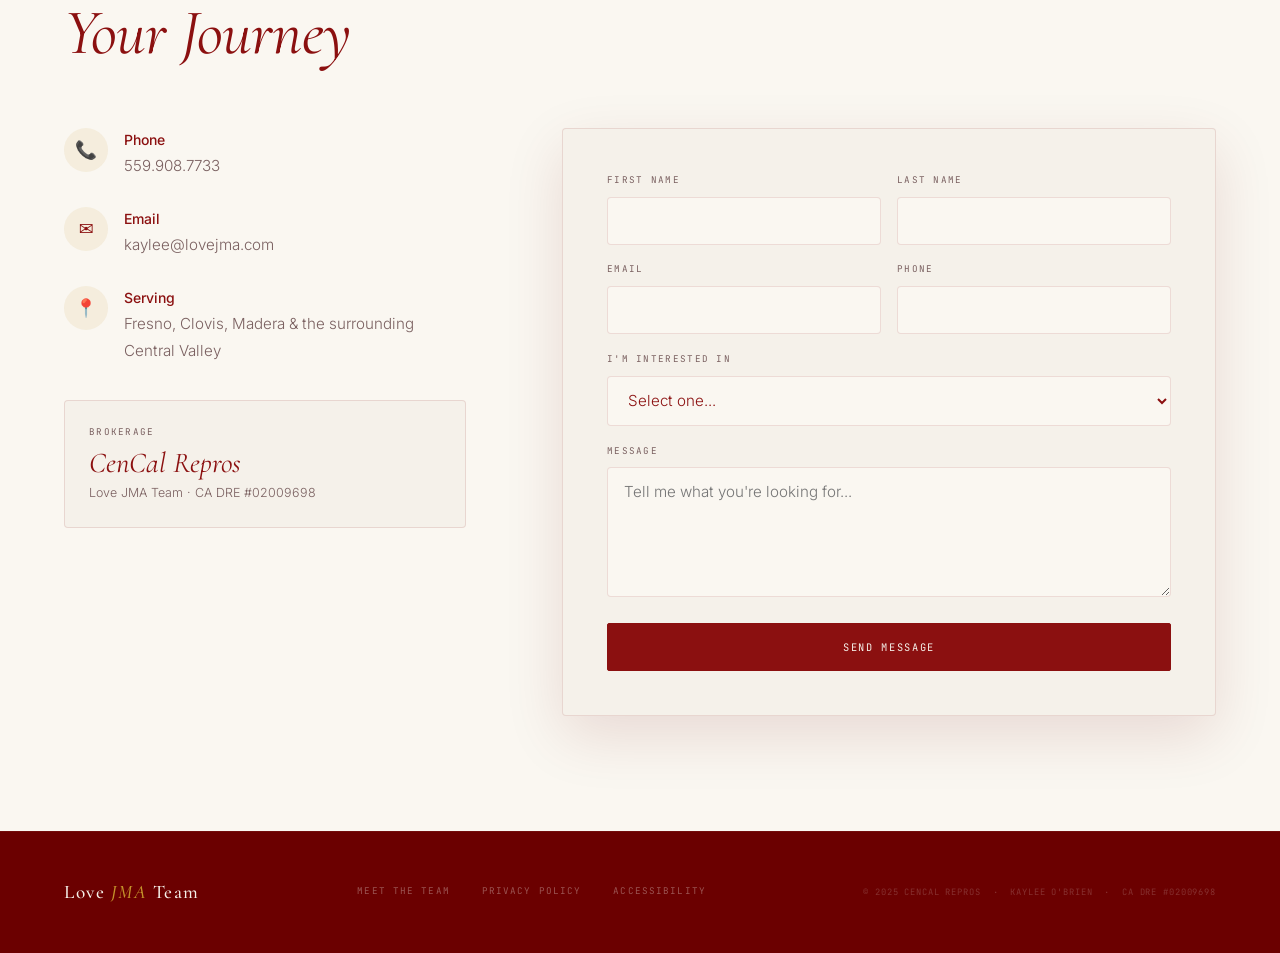
<file: kaylee-obrien/index.html>
<!DOCTYPE html>
<html lang="en">
<head>
  <meta charset="UTF-8">
  <meta name="viewport" content="width=device-width, initial-scale=1.0">
  <link rel="icon" type="image/png" href="/images/jma-logo.png">
  <title>Kaylee O'Brien | REALTOR® | Love JMA Team</title>
  <meta name="description" content="Kaylee O'Brien, REALTOR® with the Love JMA Team at CenCal Repros. Helping Central California families buy and sell with confidence. CA DRE #02009698.">
  <meta property="og:title" content="Kaylee O'Brien | REALTOR® | Love JMA Team">
  <meta property="og:description" content="Central California REALTOR® — genuine, dedicated, results-driven. CA DRE #02009698.">
  <meta property="og:type" content="website">
  <meta property="og:url" content="https://kayleeobrien.cencalrepros.com">
  <meta name="twitter:card" content="summary_large_image">
  <link rel="preconnect" href="https://fonts.googleapis.com">
  <link rel="preconnect" href="https://fonts.gstatic.com" crossorigin>
  <link href="https://fonts.googleapis.com/css2?family=Cormorant+Garamond:ital,wght@0,400;0,500;0,600;1,400;1,500&family=Inter:wght@300;400;500&family=JetBrains+Mono:wght@400;500&display=swap" rel="stylesheet">
  <link rel="stylesheet" href="../styles.css">
</head>
<body>
  <a class="skip-link" href="#main">Skip to content</a>

  <nav class="site-nav" aria-label="Primary">
    <div class="nav-brand">
      <a href="/" aria-label="Love JMA Team home" style="display:flex;align-items:center;gap:0.65rem;"><img src="../images/jma-logo.jpg" alt="Love JMA" style="height:34px;width:34px;object-fit:contain;mix-blend-mode:multiply;"><span style="font-family:var(--display);font-weight:500;font-size:1.2rem;letter-spacing:0.08em;color:var(--forest);">Love <em style="font-style:italic;color:var(--terracotta);">JMA</em> Team</span></a>
      <div class="nav-divider" aria-hidden="true"></div>
      <span class="nav-agent">Kaylee O'Brien</span>
    </div>
    <div class="nav-links">
      <a href="#about">About</a>
      <a href="#listings">Listings</a>
      <a href="#testimonials">Reviews</a>
      <a href="#contact" class="nav-cta">Contact</a>
    </div>
  </nav>

  <main id="main">

    <section class="hero" aria-labelledby="agent-name">
      <div class="hero-photo" aria-hidden="true">
        <div class="hero-placeholder"><span>KO</span></div>
      </div>
      <div class="hero-content">
        <p class="eyebrow">Central California REALTOR®</p>
        <h1 id="agent-name">Kaylee<br><em>O'Brien</em></h1>
        <p class="hero-role">REALTOR® &nbsp;·&nbsp; DRE# 02009698</p>
        <p class="hero-bio">Dedicated to helping families find their perfect home in the Central Valley — with genuine care, sharp market knowledge, and relentless hustle.</p>
        <div class="hero-actions">
          <a class="btn btn-primary" href="#contact">Work With Me</a>
          <a class="btn btn-outline" href="#listings">View Listings</a>
        </div>
        <p class="license-tag">CA DRE License #02009698 &nbsp;·&nbsp; Love JMA Team at CenCal Repros</p>
      </div>
    </section>

    <div class="stats-bar" role="region" aria-label="At a glance">
      <div class="stats-inner">
        <div class="stat"><strong class="stat-num">100+</strong><span class="stat-label">Homes Sold</span></div>
        <div class="stat"><strong class="stat-num">5★</strong><span class="stat-label">Avg. Rating</span></div>
        <div class="stat"><strong class="stat-num">15+</strong><span class="stat-label">Cities Served</span></div>
        <div class="stat"><strong class="stat-num">98%</strong><span class="stat-label">Client Satisfaction</span></div>
      </div>
    </div>

    <section id="about" class="about" aria-labelledby="about-h">
      <div class="wrap">
        <p class="section-label">About Kaylee</p>
        <h2 class="section-h" id="about-h"><em>Your Agent,</em><br>Your Advocate</h2>
        <div class="about-grid">
          <div class="about-copy">
            <p>Kaylee O'Brien is a licensed REALTOR® with the Love JMA Team at CenCal Repros — the Central Valley's most trusted real estate group. She brings fresh energy and a genuinely client-first approach to every transaction.</p>
            <p>Whether you're buying your first home, upsizing for a growing family, or navigating a complex sale, Kaylee gives you the guidance and market insight to feel confident every step of the way.</p>
            <p>Born and raised in the Central Valley, she has deep community roots and a clear-eyed understanding of local neighborhoods, market conditions, and what it takes to get deals done right.</p>
            <div class="credentials">
              <div class="cred"><div class="cred-icon">🏡</div><div><strong>Residential Specialist</strong><span>Single-family, condos, and investment properties</span></div></div>
              <div class="cred"><div class="cred-icon">📋</div><div><strong>Licensed REALTOR®</strong><span>CA DRE #02009698 · Member of NAR &amp; CAR</span></div></div>
              <div class="cred"><div class="cred-icon">📍</div><div><strong>Central Valley Expert</strong><span>Fresno, Clovis, Madera &amp; surrounding communities</span></div></div>
            </div>
          </div>
          <div class="about-img"><div class="about-img-ph" aria-hidden="true"><span>KO</span></div></div>
        </div>
      </div>
    </section>

    <section class="services" aria-labelledby="svc-h">
      <div class="wrap">
        <p class="section-label">How I Can Help</p>
        <h2 class="section-h" id="svc-h"><em>Full-Service</em><br>Real Estate</h2>
        <div class="services-grid">
          <div class="svc"><div class="svc-num">01</div><h3>Home Buying</h3><p>From pre-approval to closing, I guide you through every step of finding and securing your dream home in the Central Valley market.</p></div>
          <div class="svc"><div class="svc-num">02</div><h3>Home Selling</h3><p>Strategic pricing, professional photography, and maximum market exposure to sell your home fast and at the best possible price.</p></div>
          <div class="svc"><div class="svc-num">03</div><h3>Market Analysis</h3><p>Data-driven comparative market analyses so you can make confident decisions whether you're buying, selling, or investing.</p></div>
        </div>
      </div>
    </section>

    <section id="listings" class="listings" aria-labelledby="listings-h">
      <div class="wrap">
        <div class="listings-head">
          <div><p class="section-label">Properties</p><h2 class="section-h" id="listings-h"><em>Featured</em><br>Listings</h2></div>
          <a class="btn btn-outline" href="https://cencalrepros.com/listings">View All &rarr;</a>
        </div>
        <div class="listings-grid">
          <article class="listing"><div class="listing-img"><span class="badge">Active</span></div><div class="listing-body"><p class="listing-price">$449,900</p><p class="listing-addr">1234 Valley Oak Dr, Clovis, CA 93611</p><ul class="listing-meta"><li>4 bd</li><li>2 ba</li><li>1,820 sqft</li></ul></div></article>
          <article class="listing"><div class="listing-img"><span class="badge">Active</span></div><div class="listing-body"><p class="listing-price">$329,000</p><p class="listing-addr">567 Elm Ridge Ct, Fresno, CA 93720</p><ul class="listing-meta"><li>3 bd</li><li>2 ba</li><li>1,460 sqft</li></ul></div></article>
          <article class="listing"><div class="listing-img"><span class="badge sold">Sold</span></div><div class="listing-body"><p class="listing-price">$512,500</p><p class="listing-addr">890 Sierra Vista Ave, Madera, CA 93638</p><ul class="listing-meta"><li>5 bd</li><li>3 ba</li><li>2,380 sqft</li></ul></div></article>
        </div>
      </div>
    </section>

    <section id="testimonials" class="testimonials" aria-labelledby="testi-h">
      <div class="wrap">
        <p class="section-label">Client Reviews</p>
        <h2 class="section-h" id="testi-h"><em>What Clients</em><br>Are Saying</h2>
        <div class="testi-grid">
          <div class="testi"><div class="testi-quote-mark">&ldquo;</div><p class="testi-quote">Kaylee found us our dream home in Clovis within weeks, negotiated a great price, and made the whole process completely stress-free. We can't recommend her enough.</p><div class="testi-author"><strong>The Johnson Family</strong><span>Buyer · Clovis, CA</span></div></div>
          <div class="testi"><div class="testi-quote-mark">&ldquo;</div><p class="testi-quote">We listed with Kaylee and had an accepted offer in under a week — over asking. Her market knowledge and staging advice made a huge difference.</p><div class="testi-author"><strong>Marcus &amp; Lisa T.</strong><span>Seller · Fresno, CA</span></div></div>
          <div class="testi"><div class="testi-quote-mark">&ldquo;</div><p class="testi-quote">As a first-time buyer I was nervous, but Kaylee walked me through everything. Patient, knowledgeable, always responsive. She made me feel like her only client.</p><div class="testi-author"><strong>Priya N.</strong><span>First-time Buyer · Madera, CA</span></div></div>
        </div>
      </div>
    </section>

    <section id="contact" class="contact" aria-labelledby="contact-h">
      <div class="wrap">
        <p class="section-label">Get In Touch</p>
        <h2 class="section-h" id="contact-h"><em>Let's Start</em><br>Your Journey</h2>
        <div class="contact-grid">
          <div class="contact-info">
            <div class="c-item"><div class="c-icon">📞</div><div class="c-text"><strong>Phone</strong><a href="tel:5599087733">559.908.7733</a></div></div>
            <div class="c-item"><div class="c-icon">✉️</div><div class="c-text"><strong>Email</strong><a href="mailto:kaylee@lovejma.com">kaylee@lovejma.com</a></div></div>
            <div class="c-item"><div class="c-icon">📍</div><div class="c-text"><strong>Serving</strong><span>Fresno, Clovis, Madera &amp; the surrounding Central Valley</span></div></div>
            <div class="brokerage-card">
              <p class="brokerage-label">Brokerage</p>
              <p class="brokerage-name">CenCal Repros</p>
              <p class="brokerage-sub">Love JMA Team · CA DRE #02009698</p>
            </div>
          </div>
          <div class="contact-form">
            <form action="#" method="post" aria-label="Contact Kaylee O'Brien">
              <div class="form-row">
                <div class="form-group"><label for="fn">First Name</label><input type="text" id="fn" name="first_name" autocomplete="given-name" required></div>
                <div class="form-group"><label for="ln">Last Name</label><input type="text" id="ln" name="last_name" autocomplete="family-name" required></div>
              </div>
              <div class="form-row">
                <div class="form-group"><label for="em">Email</label><input type="email" id="em" name="email" autocomplete="email" required></div>
                <div class="form-group"><label for="ph">Phone</label><input type="tel" id="ph" name="phone" autocomplete="tel"></div>
              </div>
              <div class="form-group">
                <label for="int">I'm Interested In</label>
                <select id="int" name="interest">
                  <option value="">Select one...</option>
                  <option value="buying">Buying a Home</option>
                  <option value="selling">Selling My Home</option>
                  <option value="both">Buying &amp; Selling</option>
                  <option value="investing">Investment Property</option>
                  <option value="other">Just Exploring</option>
                </select>
              </div>
              <div class="form-group"><label for="msg">Message</label><textarea id="msg" name="message" placeholder="Tell me what you're looking for..."></textarea></div>
              <button type="submit" class="btn btn-primary btn-full">Send Message</button>
            </form>
          </div>
        </div>
      </div>
    </section>

  </main>

  <footer>
    <div class="footer-inner">
      <a class="footer-logo" href="https://cencalrepros.com">Love <em>JMA</em> Team</a>
      <div class="footer-links">
        <a href="https://cencalrepros.com">Meet the Team</a>
        <a href="#">Privacy Policy</a>
        <a href="#">Accessibility</a>
      </div>
      <p class="footer-copy">&copy; 2025 CenCal Repros &nbsp;&middot;&nbsp; Kaylee O'Brien &nbsp;&middot;&nbsp; CA DRE #02009698</p>
    </div>
  </footer>

</body>
</html>
</file>
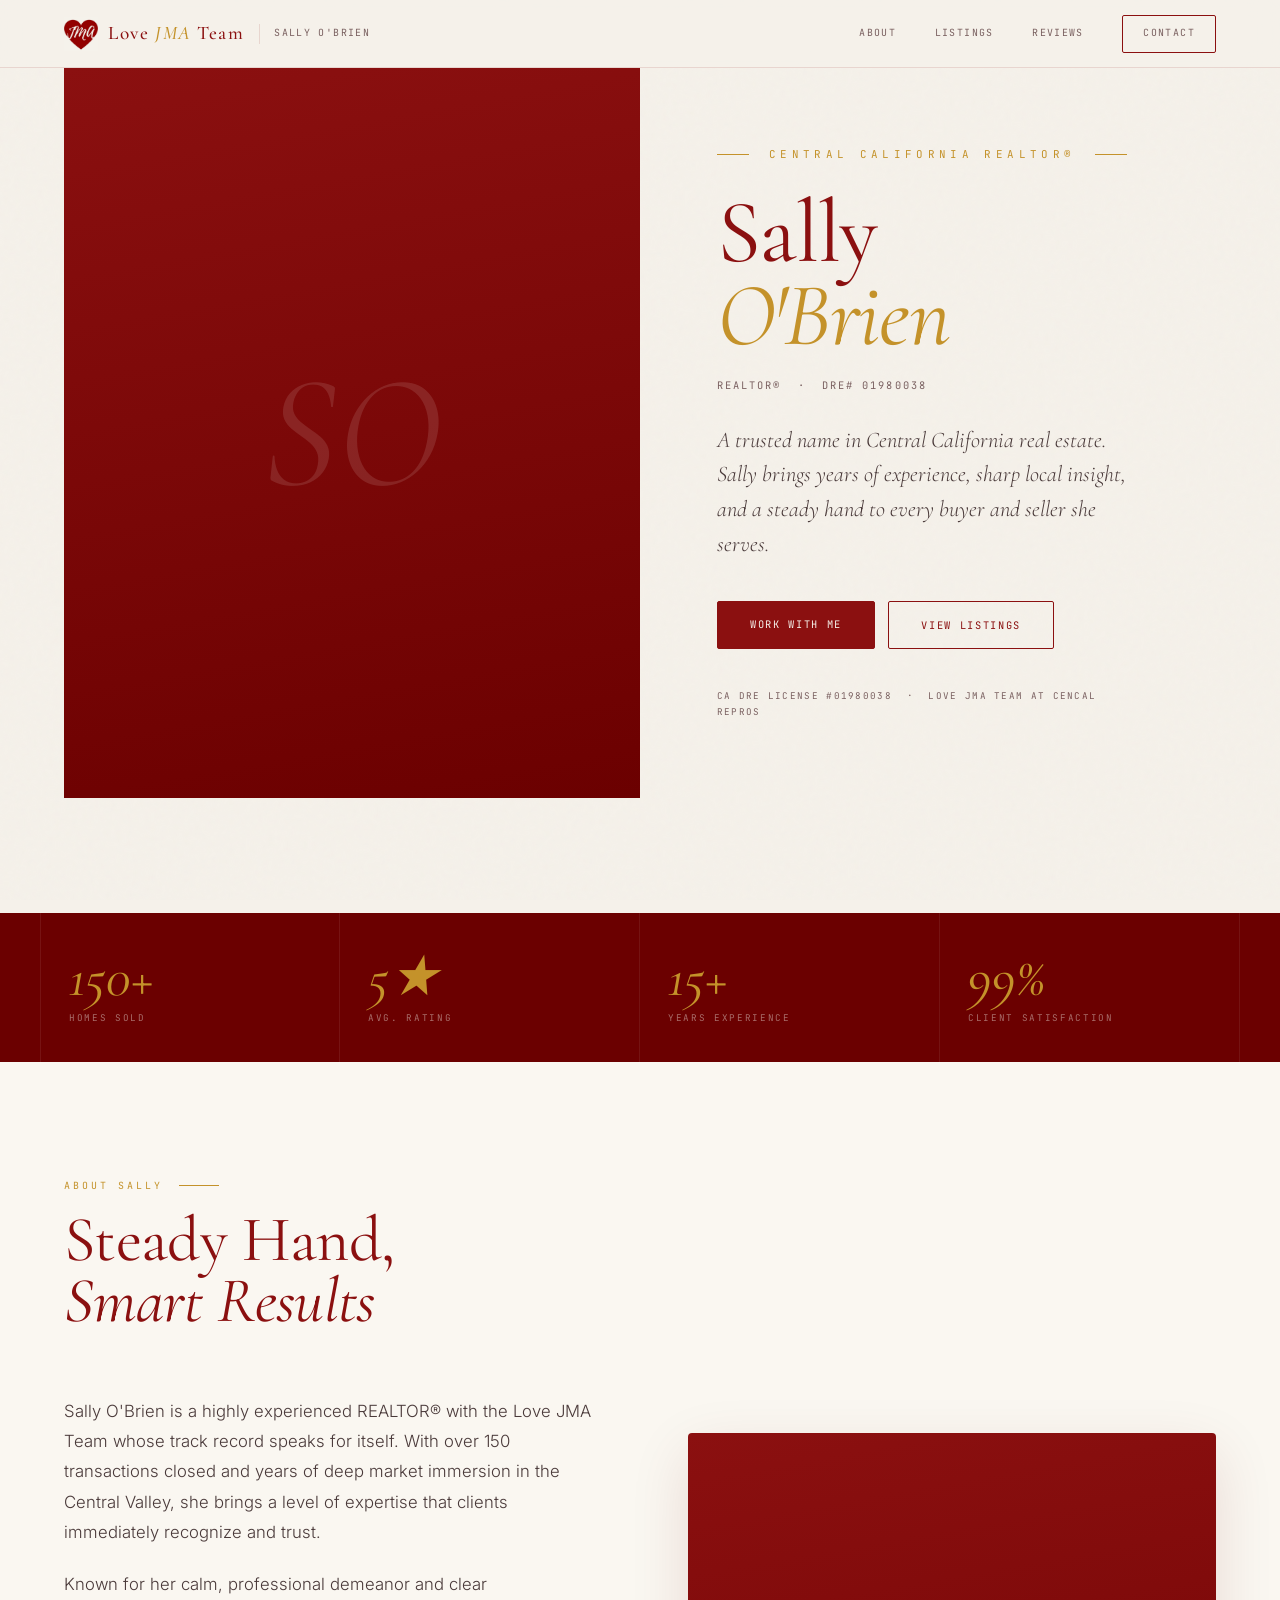
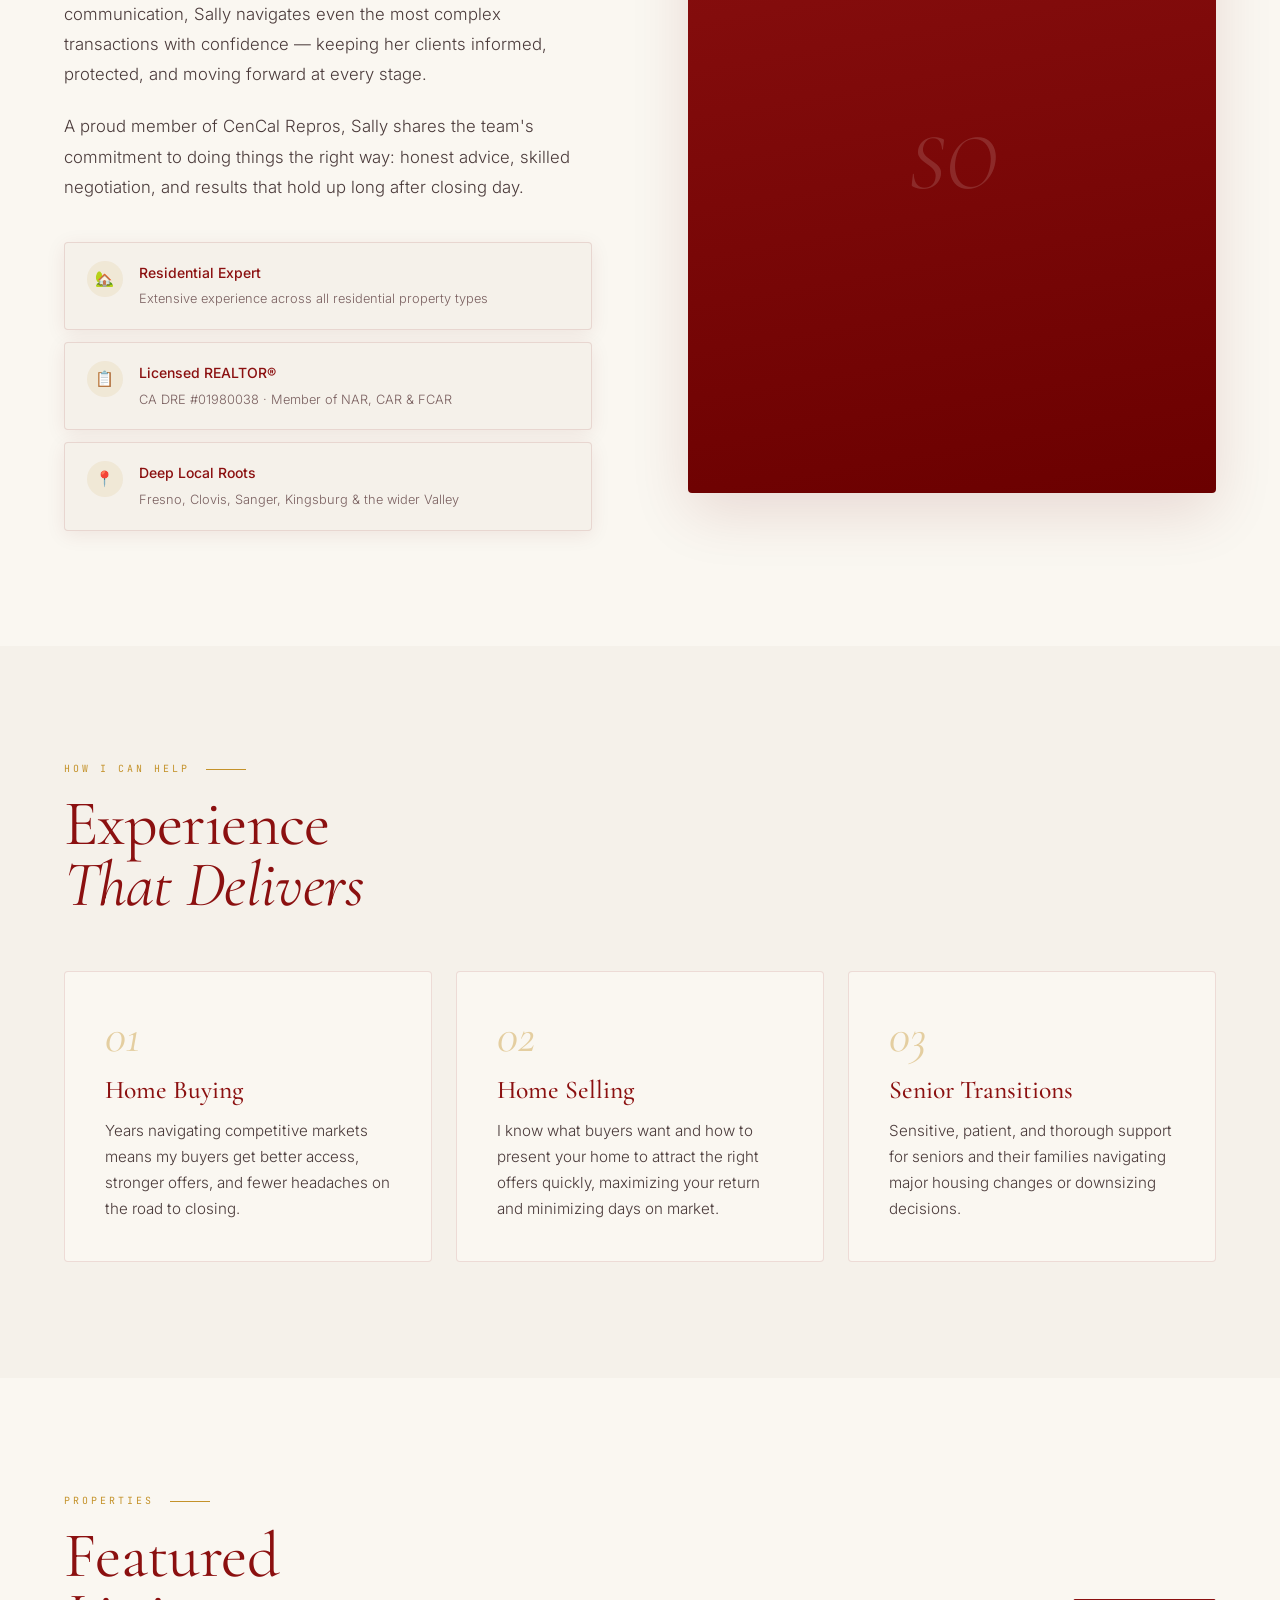
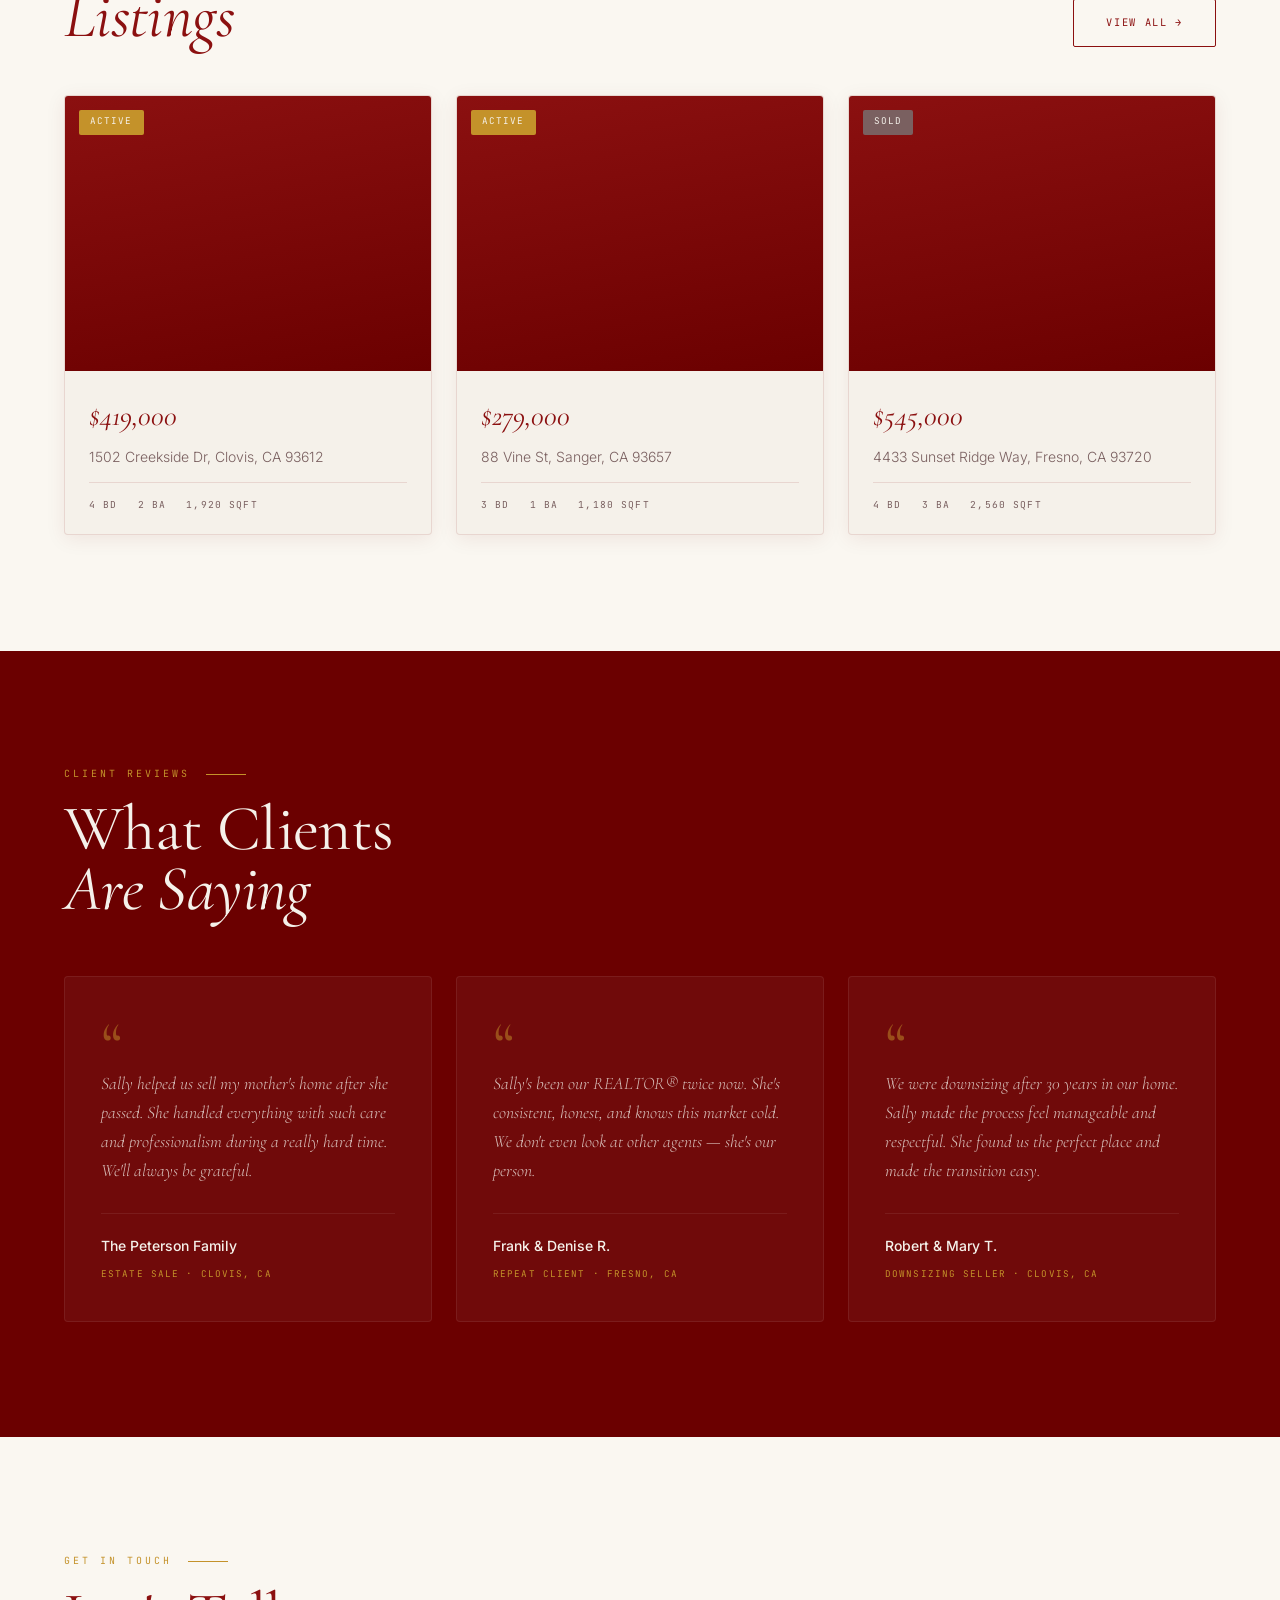
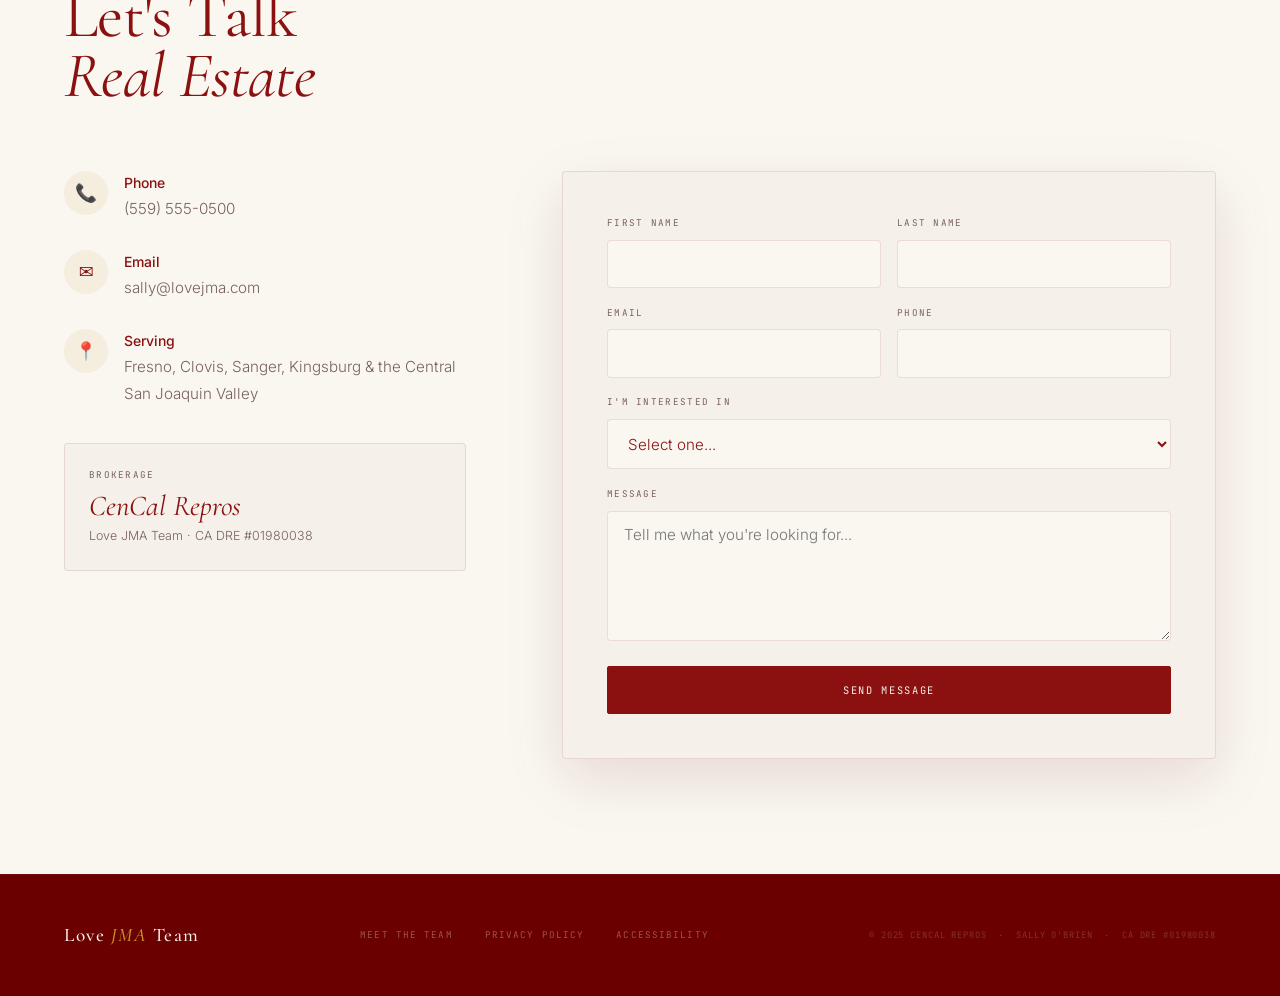
<file: sally-obrien/index.html>
<!DOCTYPE html>
<html lang="en">
<head>
  <meta charset="UTF-8">
  <meta name="viewport" content="width=device-width, initial-scale=1.0">
  <link rel="icon" type="image/png" href="/images/jma-logo.png">
  <title>Sally O'Brien | REALTOR® | Love JMA Team</title>
  <meta name="description" content="Sally O'Brien, REALTOR® with the Love JMA Team at CenCal Repros. Seasoned Central California expertise and a steady, trusted approach. CA DRE #01980038.">
  <meta property="og:title" content="Sally O'Brien | REALTOR® | Love JMA Team">
  <meta property="og:description" content="Experienced Central California REALTOR® with a strong track record and deep local roots. CA DRE #01980038.">
  <meta property="og:type" content="website">
  <meta property="og:url" content="https://sallyobrien.cencalrepros.com">
  <meta name="twitter:card" content="summary_large_image">
  <link rel="preconnect" href="https://fonts.googleapis.com">
  <link rel="preconnect" href="https://fonts.gstatic.com" crossorigin>
  <link href="https://fonts.googleapis.com/css2?family=Cormorant+Garamond:ital,wght@0,400;0,500;0,600;1,400;1,500&family=Inter:wght@300;400;500&family=JetBrains+Mono:wght@400;500&display=swap" rel="stylesheet">
  <link rel="stylesheet" href="../styles.css">
</head>
<body>
  <a class="skip-link" href="#main">Skip to content</a>

  <nav class="site-nav" aria-label="Primary">
    <div class="nav-brand">
      <a href="/" aria-label="Love JMA Team home" style="display:flex;align-items:center;gap:0.65rem;"><img src="../images/jma-logo.jpg" alt="Love JMA" style="height:34px;width:34px;object-fit:contain;mix-blend-mode:multiply;"><span style="font-family:var(--display);font-weight:500;font-size:1.2rem;letter-spacing:0.08em;color:var(--forest);">Love <em style="font-style:italic;color:var(--terracotta);">JMA</em> Team</span></a>
      <div class="nav-divider" aria-hidden="true"></div>
      <span class="nav-agent">Sally O'Brien</span>
    </div>
    <div class="nav-links">
      <a href="#about">About</a>
      <a href="#listings">Listings</a>
      <a href="#testimonials">Reviews</a>
      <a href="#contact" class="nav-cta">Contact</a>
    </div>
  </nav>

  <main id="main">

    <section class="hero" aria-labelledby="agent-name">
      <div class="hero-photo" aria-hidden="true">
        <div class="hero-placeholder"><span>SO</span></div>
      </div>
      <div class="hero-content">
        <p class="eyebrow">Central California REALTOR®</p>
        <h1 id="agent-name">Sally<br><em>O'Brien</em></h1>
        <p class="hero-role">REALTOR® &nbsp;·&nbsp; DRE# 01980038</p>
        <p class="hero-bio">A trusted name in Central California real estate. Sally brings years of experience, sharp local insight, and a steady hand to every buyer and seller she serves.</p>
        <div class="hero-actions">
          <a class="btn btn-primary" href="#contact">Work With Me</a>
          <a class="btn btn-outline" href="#listings">View Listings</a>
        </div>
        <p class="license-tag">CA DRE License #01980038 &nbsp;·&nbsp; Love JMA Team at CenCal Repros</p>
      </div>
    </section>

    <div class="stats-bar" role="region" aria-label="At a glance">
      <div class="stats-inner">
        <div class="stat"><strong class="stat-num">150+</strong><span class="stat-label">Homes Sold</span></div>
        <div class="stat"><strong class="stat-num">5★</strong><span class="stat-label">Avg. Rating</span></div>
        <div class="stat"><strong class="stat-num">15+</strong><span class="stat-label">Years Experience</span></div>
        <div class="stat"><strong class="stat-num">99%</strong><span class="stat-label">Client Satisfaction</span></div>
      </div>
    </div>

    <section id="about" class="about" aria-labelledby="about-h">
      <div class="wrap">
        <p class="section-label">About Sally</p>
        <h2 class="section-h" id="about-h"><em>Steady Hand,</em><br>Smart Results</h2>
        <div class="about-grid">
          <div class="about-copy">
            <p>Sally O'Brien is a highly experienced REALTOR® with the Love JMA Team whose track record speaks for itself. With over 150 transactions closed and years of deep market immersion in the Central Valley, she brings a level of expertise that clients immediately recognize and trust.</p>
            <p>Known for her calm, professional demeanor and clear communication, Sally navigates even the most complex transactions with confidence — keeping her clients informed, protected, and moving forward at every stage.</p>
            <p>A proud member of CenCal Repros, Sally shares the team's commitment to doing things the right way: honest advice, skilled negotiation, and results that hold up long after closing day.</p>
            <div class="credentials">
              <div class="cred"><div class="cred-icon">🏡</div><div><strong>Residential Expert</strong><span>Extensive experience across all residential property types</span></div></div>
              <div class="cred"><div class="cred-icon">📋</div><div><strong>Licensed REALTOR®</strong><span>CA DRE #01980038 · Member of NAR, CAR &amp; FCAR</span></div></div>
              <div class="cred"><div class="cred-icon">📍</div><div><strong>Deep Local Roots</strong><span>Fresno, Clovis, Sanger, Kingsburg &amp; the wider Valley</span></div></div>
            </div>
          </div>
          <div class="about-img"><div class="about-img-ph" aria-hidden="true"><span>SO</span></div></div>
        </div>
      </div>
    </section>

    <section class="services" aria-labelledby="svc-h">
      <div class="wrap">
        <p class="section-label">How I Can Help</p>
        <h2 class="section-h" id="svc-h"><em>Experience</em><br>That Delivers</h2>
        <div class="services-grid">
          <div class="svc"><div class="svc-num">01</div><h3>Home Buying</h3><p>Years navigating competitive markets means my buyers get better access, stronger offers, and fewer headaches on the road to closing.</p></div>
          <div class="svc"><div class="svc-num">02</div><h3>Home Selling</h3><p>I know what buyers want and how to present your home to attract the right offers quickly, maximizing your return and minimizing days on market.</p></div>
          <div class="svc"><div class="svc-num">03</div><h3>Senior Transitions</h3><p>Sensitive, patient, and thorough support for seniors and their families navigating major housing changes or downsizing decisions.</p></div>
        </div>
      </div>
    </section>

    <section id="listings" class="listings" aria-labelledby="listings-h">
      <div class="wrap">
        <div class="listings-head">
          <div><p class="section-label">Properties</p><h2 class="section-h" id="listings-h"><em>Featured</em><br>Listings</h2></div>
          <a class="btn btn-outline" href="https://cencalrepros.com/listings">View All &rarr;</a>
        </div>
        <div class="listings-grid">
          <article class="listing"><div class="listing-img"><span class="badge">Active</span></div><div class="listing-body"><p class="listing-price">$419,000</p><p class="listing-addr">1502 Creekside Dr, Clovis, CA 93612</p><ul class="listing-meta"><li>4 bd</li><li>2 ba</li><li>1,920 sqft</li></ul></div></article>
          <article class="listing"><div class="listing-img"><span class="badge">Active</span></div><div class="listing-body"><p class="listing-price">$279,000</p><p class="listing-addr">88 Vine St, Sanger, CA 93657</p><ul class="listing-meta"><li>3 bd</li><li>1 ba</li><li>1,180 sqft</li></ul></div></article>
          <article class="listing"><div class="listing-img"><span class="badge sold">Sold</span></div><div class="listing-body"><p class="listing-price">$545,000</p><p class="listing-addr">4433 Sunset Ridge Way, Fresno, CA 93720</p><ul class="listing-meta"><li>4 bd</li><li>3 ba</li><li>2,560 sqft</li></ul></div></article>
        </div>
      </div>
    </section>

    <section id="testimonials" class="testimonials" aria-labelledby="testi-h">
      <div class="wrap">
        <p class="section-label">Client Reviews</p>
        <h2 class="section-h" id="testi-h"><em>What Clients</em><br>Are Saying</h2>
        <div class="testi-grid">
          <div class="testi"><div class="testi-quote-mark">&ldquo;</div><p class="testi-quote">Sally helped us sell my mother's home after she passed. She handled everything with such care and professionalism during a really hard time. We'll always be grateful.</p><div class="testi-author"><strong>The Peterson Family</strong><span>Estate Sale · Clovis, CA</span></div></div>
          <div class="testi"><div class="testi-quote-mark">&ldquo;</div><p class="testi-quote">Sally's been our REALTOR® twice now. She's consistent, honest, and knows this market cold. We don't even look at other agents — she's our person.</p><div class="testi-author"><strong>Frank &amp; Denise R.</strong><span>Repeat Client · Fresno, CA</span></div></div>
          <div class="testi"><div class="testi-quote-mark">&ldquo;</div><p class="testi-quote">We were downsizing after 30 years in our home. Sally made the process feel manageable and respectful. She found us the perfect place and made the transition easy.</p><div class="testi-author"><strong>Robert &amp; Mary T.</strong><span>Downsizing Seller · Clovis, CA</span></div></div>
        </div>
      </div>
    </section>

    <section id="contact" class="contact" aria-labelledby="contact-h">
      <div class="wrap">
        <p class="section-label">Get In Touch</p>
        <h2 class="section-h" id="contact-h"><em>Let's Talk</em><br>Real Estate</h2>
        <div class="contact-grid">
          <div class="contact-info">
            <div class="c-item"><div class="c-icon">📞</div><div class="c-text"><strong>Phone</strong><a href="tel:+15595550500">(559) 555-0500</a></div></div>
            <div class="c-item"><div class="c-icon">✉️</div><div class="c-text"><strong>Email</strong><a href="mailto:sally@lovejma.com">sally@lovejma.com</a></div></div>
            <div class="c-item"><div class="c-icon">📍</div><div class="c-text"><strong>Serving</strong><span>Fresno, Clovis, Sanger, Kingsburg &amp; the Central San Joaquin Valley</span></div></div>
            <div class="brokerage-card">
              <p class="brokerage-label">Brokerage</p>
              <p class="brokerage-name">CenCal Repros</p>
              <p class="brokerage-sub">Love JMA Team · CA DRE #01980038</p>
            </div>
          </div>
          <div class="contact-form">
            <form action="#" method="post" aria-label="Contact Sally O'Brien">
              <div class="form-row">
                <div class="form-group"><label for="fn">First Name</label><input type="text" id="fn" name="first_name" autocomplete="given-name" required></div>
                <div class="form-group"><label for="ln">Last Name</label><input type="text" id="ln" name="last_name" autocomplete="family-name" required></div>
              </div>
              <div class="form-row">
                <div class="form-group"><label for="em">Email</label><input type="email" id="em" name="email" autocomplete="email" required></div>
                <div class="form-group"><label for="ph">Phone</label><input type="tel" id="ph" name="phone" autocomplete="tel"></div>
              </div>
              <div class="form-group">
                <label for="int">I'm Interested In</label>
                <select id="int" name="interest">
                  <option value="">Select one...</option>
                  <option value="buying">Buying a Home</option>
                  <option value="selling">Selling My Home</option>
                  <option value="both">Buying &amp; Selling</option>
                  <option value="investing">Investment Property</option>
                  <option value="other">Just Exploring</option>
                </select>
              </div>
              <div class="form-group"><label for="msg">Message</label><textarea id="msg" name="message" placeholder="Tell me what you're looking for..."></textarea></div>
              <button type="submit" class="btn btn-primary btn-full">Send Message</button>
            </form>
          </div>
        </div>
      </div>
    </section>

  </main>

  <footer>
    <div class="footer-inner">
      <a class="footer-logo" href="https://cencalrepros.com">Love <em>JMA</em> Team</a>
      <div class="footer-links">
        <a href="https://cencalrepros.com">Meet the Team</a>
        <a href="#">Privacy Policy</a>
        <a href="#">Accessibility</a>
      </div>
      <p class="footer-copy">&copy; 2025 CenCal Repros &nbsp;&middot;&nbsp; Sally O'Brien &nbsp;&middot;&nbsp; CA DRE #01980038</p>
    </div>
  </footer>

</body>
</html>
</file>
<file: styles.css>
/* Love JMA Team — Shared Agent Site Styles
   Fonts: Cormorant Garamond (display) + Inter (body) + JetBrains Mono (labels)
   Palette: crimson / cream / gold
   Brand: dark red heart logo, white script
*/
:root {
  --forest: #8b1010;
  --forest-deep: #6b0000;
  --forest-light: rgba(139, 16, 16, 0.06);
  --cream: #f5f1ea;
  --cream-soft: #faf7f1;
  --cream-mid: #ede8df;
  --terracotta: #c4922a;
  --terracotta-light: rgba(196, 146, 42, 0.1);
  --ink-mid: #4a3a3a;
  --ink-soft: #7a6060;
  --line: rgba(139, 16, 16, 0.12);
  --shadow: 0 20px 60px rgba(107, 0, 0, 0.12);
  --shadow-sm: 0 4px 20px rgba(107, 0, 0, 0.08);
  --display: 'Cormorant Garamond', 'Times New Roman', serif;
  --body: 'Inter', system-ui, sans-serif;
  --mono: 'JetBrains Mono', ui-monospace, monospace;
  --r: 4px;
}

*, *::before, *::after { box-sizing: border-box; margin: 0; padding: 0; }

html {
  scroll-behavior: smooth;
  -webkit-font-smoothing: antialiased;
  text-rendering: optimizeLegibility;
}

body {
  background: var(--cream);
  color: var(--forest);
  font-family: var(--body);
  font-weight: 300;
  line-height: 1.7;
  overflow-x: hidden;
}

/* Paper grain */
body::before {
  content: '';
  position: fixed;
  inset: 0;
  pointer-events: none;
  z-index: 1;
  opacity: 0.025;
  background-image: url("data:image/svg+xml,%3Csvg viewBox='0 0 200 200' xmlns='http://www.w3.org/2000/svg'%3E%3Cfilter id='n'%3E%3CfeTurbulence type='fractalNoise' baseFrequency='0.8'/%3E%3C/filter%3E%3Crect width='100%25' height='100%25' filter='url(%23n)'/%3E%3C/svg%3E");
}

img { display: block; max-width: 100%; }
a { color: inherit; text-decoration: none; }
ul { list-style: none; }

/* ANIMATIONS */
@keyframes fadeUp {
  from { opacity: 0; transform: translateY(18px); }
  to   { opacity: 1; transform: translateY(0); }
}
@keyframes fadeIn {
  from { opacity: 0; }
  to   { opacity: 1; }
}

/* SKIP LINK */
.skip-link {
  position: absolute; left: 1rem; top: -4rem; z-index: 300;
  background: var(--forest); color: var(--cream);
  padding: 0.75rem 1rem; font-size: 0.875rem;
}
.skip-link:focus { top: 1rem; }

/* NAV */
.site-nav {
  position: fixed; top: 0; left: 0; right: 0; z-index: 200;
  height: 68px;
  display: flex; align-items: center; justify-content: space-between; gap: 1rem;
  padding: 0 clamp(1.5rem, 5vw, 4rem);
  background: rgba(245, 241, 234, 0.92);
  border-bottom: 1px solid var(--line);
  backdrop-filter: blur(16px);
}
.nav-brand { display: flex; align-items: center; gap: 0.9rem; }
.nav-logo {
  font-family: var(--display);
  font-weight: 500; font-size: 1.25rem;
  letter-spacing: 0.08em; line-height: 1;
  color: var(--forest);
}
.nav-logo em { font-style: italic; color: var(--terracotta); }
.nav-divider { width: 1px; height: 20px; background: var(--line); }
.nav-agent {
  font-family: var(--mono); font-size: 0.62rem; font-weight: 400;
  letter-spacing: 0.14em; text-transform: uppercase; color: var(--ink-soft);
}
.nav-links {
  display: flex; align-items: center; gap: clamp(1.5rem, 3vw, 2.5rem);
}
.nav-links a {
  font-family: var(--mono); font-size: 0.62rem; font-weight: 400;
  letter-spacing: 0.14em; text-transform: uppercase; color: var(--ink-soft);
  transition: color 0.2s;
}
.nav-links a:hover { color: var(--terracotta); }
.nav-cta {
  min-height: 38px; display: inline-flex; align-items: center;
  padding: 0.5rem 1.25rem;
  border: 1px solid var(--forest); border-radius: 2px;
  font-family: var(--mono); font-size: 0.62rem; font-weight: 400;
  letter-spacing: 0.14em; text-transform: uppercase;
  color: var(--forest); transition: background 0.2s, color 0.2s;
}
.nav-cta:hover { background: var(--forest); color: var(--cream); }

/* HERO */
.hero {
  min-height: 100svh;
  display: grid;
  grid-template-columns: 1fr 1fr;
  padding-top: 68px;
}
.hero-photo {
  position: relative; overflow: hidden;
  min-height: 600px;
}
.hero-photo img {
  width: 100%; height: 100%;
  object-fit: cover; object-position: top center;
}
.hero-placeholder {
  width: 100%; height: 100%; min-height: 600px;
  display: flex; align-items: center; justify-content: center;
  background: linear-gradient(170deg, var(--forest) 0%, var(--forest-deep) 100%);
}
.hero-placeholder span {
  font-family: var(--display); font-style: italic;
  font-size: 10rem; font-weight: 400;
  color: rgba(245, 241, 234, 0.12); line-height: 1;
  user-select: none;
}
.hero-content {
  display: flex; flex-direction: column; justify-content: center;
  padding: clamp(3rem, 6vw, 5rem) clamp(2.5rem, 6vw, 5rem);
  position: relative; z-index: 2;
}
.eyebrow {
  font-family: var(--mono); font-size: 0.68rem; font-weight: 400;
  letter-spacing: 0.4em; text-transform: uppercase; color: var(--terracotta);
  display: flex; align-items: center; gap: 1.25rem;
  opacity: 0; animation: fadeUp 0.9s ease 0.3s forwards;
}
.eyebrow::before, .eyebrow::after {
  content: ''; display: block; width: 2rem; height: 1px;
  background: var(--terracotta); flex-shrink: 0;
}
.hero h1 {
  margin-top: 1.8rem;
  font-family: var(--display); font-weight: 400;
  font-size: clamp(3.5rem, 7vw, 6.5rem);
  line-height: 0.92; letter-spacing: -0.015em;
  color: var(--forest);
  opacity: 0; animation: fadeUp 0.9s ease 0.55s forwards;
}
.hero h1 em { font-style: italic; color: var(--terracotta); }
.hero-role {
  margin-top: 1.25rem;
  font-family: var(--mono); font-size: 0.65rem; font-weight: 400;
  letter-spacing: 0.2em; text-transform: uppercase; color: var(--ink-soft);
  opacity: 0; animation: fadeUp 0.9s ease 0.7s forwards;
}
.hero-bio {
  margin-top: 1.75rem; max-width: 440px;
  font-family: var(--display); font-style: italic;
  font-size: clamp(1.15rem, 2vw, 1.4rem); line-height: 1.55;
  color: var(--ink-mid);
  opacity: 0; animation: fadeUp 0.9s ease 0.85s forwards;
}
.hero-actions {
  display: flex; flex-wrap: wrap; gap: 0.85rem; margin-top: 2.5rem;
  opacity: 0; animation: fadeUp 0.9s ease 1s forwards;
}
.btn {
  min-height: 48px; display: inline-flex; align-items: center; justify-content: center;
  padding: 0.75rem 2rem; border: 1px solid var(--forest); border-radius: 2px;
  font-family: var(--mono); font-size: 0.65rem; font-weight: 400;
  letter-spacing: 0.16em; text-transform: uppercase;
  transition: background 0.2s, color 0.2s, border-color 0.2s;
  cursor: pointer;
}
.btn-primary { background: var(--forest); color: var(--cream); }
.btn-primary:hover { background: var(--forest-deep); border-color: var(--forest-deep); }
.btn-outline { background: transparent; color: var(--forest); }
.btn-outline:hover { background: var(--forest-light); }
.license-tag {
  margin-top: 2.5rem;
  font-family: var(--mono); font-size: 0.58rem; font-weight: 400;
  letter-spacing: 0.14em; text-transform: uppercase; color: var(--ink-soft);
  opacity: 0; animation: fadeUp 0.9s ease 1.1s forwards;
}

/* STATS BAR */
.stats-bar { background: var(--forest-deep); }
.stats-inner {
  width: min(1200px, 100%); margin: 0 auto;
  display: grid; grid-template-columns: repeat(4, 1fr);
}
.stat {
  padding: 2.25rem 1.75rem;
  border-right: 1px solid rgba(245, 241, 234, 0.08);
}
.stat:first-child { border-left: 1px solid rgba(245, 241, 234, 0.08); }
.stat-num {
  display: block;
  font-family: var(--display); font-size: 3.5rem; font-weight: 400;
  font-style: italic; line-height: 1; color: var(--terracotta);
}
.stat-label {
  display: block; margin-top: 0.35rem;
  font-family: var(--mono); font-size: 0.58rem; font-weight: 400;
  letter-spacing: 0.18em; text-transform: uppercase;
  color: rgba(245, 241, 234, 0.45);
}

/* SECTION BASE */
section { padding: clamp(5rem, 9vw, 8rem) clamp(1.5rem, 5vw, 4rem); position: relative; z-index: 2; }
.wrap { width: min(1200px, 100%); margin: 0 auto; }
.section-label {
  font-family: var(--mono); font-size: 0.62rem; font-weight: 400;
  letter-spacing: 0.3em; text-transform: uppercase; color: var(--terracotta);
  display: flex; align-items: center; gap: 1rem;
}
.section-label::after {
  content: ''; display: block; width: 2.5rem; height: 1px;
  background: var(--terracotta);
}
.section-h {
  margin-top: 1rem;
  font-family: var(--display); font-weight: 400; font-style: italic;
  font-size: clamp(2.5rem, 5vw, 4rem); line-height: 0.95;
  letter-spacing: -0.01em; color: var(--forest);
}
.section-h em { font-style: normal; }

/* ABOUT */
.about { background: var(--cream-soft); }
.about-grid {
  display: grid; grid-template-columns: 1fr 1fr; gap: 6rem;
  align-items: center; margin-top: 4rem;
}
.about-copy p {
  margin-bottom: 1.35rem; color: var(--ink-mid);
  font-size: clamp(0.95rem, 1.5vw, 1.05rem); line-height: 1.8;
}
.about-copy p:last-of-type { margin-bottom: 0; }
.credentials { display: flex; flex-direction: column; gap: 0.75rem; margin-top: 2.5rem; }
.cred {
  display: flex; align-items: flex-start; gap: 1rem;
  padding: 1.1rem 1.35rem;
  background: var(--cream); border-radius: var(--r);
  border: 1px solid var(--line); box-shadow: var(--shadow-sm);
}
.cred-icon {
  width: 36px; height: 36px; flex-shrink: 0;
  display: flex; align-items: center; justify-content: center;
  background: var(--terracotta-light); border-radius: 50%;
  font-size: 0.95rem;
}
.cred strong { display: block; font-size: 0.875rem; font-weight: 500; color: var(--forest); }
.cred span { font-size: 0.8rem; color: var(--ink-soft); }
.about-img {
  border-radius: var(--r); overflow: hidden;
  box-shadow: var(--shadow); aspect-ratio: 4/5;
}
.about-img img { width: 100%; height: 100%; object-fit: cover; object-position: top; }
.about-img-ph {
  width: 100%; min-height: 400px; height: 100%;
  display: flex; align-items: center; justify-content: center;
  background: linear-gradient(170deg, var(--forest) 0%, var(--forest-deep) 100%);
}
.about-img-ph span {
  font-family: var(--display); font-style: italic; font-size: 5rem; font-weight: 400;
  color: rgba(245, 241, 234, 0.15); user-select: none;
}

/* SERVICES */
.services { background: var(--cream); }
.services-grid { display: grid; grid-template-columns: repeat(3, 1fr); gap: 1.5rem; margin-top: 3.5rem; }
.svc {
  padding: 2.5rem; border-radius: var(--r);
  border: 1px solid var(--line);
  transition: box-shadow 0.25s, transform 0.25s;
  background: var(--cream-soft);
}
.svc:hover { box-shadow: var(--shadow); transform: translateY(-4px); }
.svc-num {
  font-family: var(--display); font-style: italic; font-size: 3rem; font-weight: 400;
  color: var(--terracotta); opacity: 0.4; line-height: 1;
}
.svc h3 {
  margin-top: 1rem;
  font-family: var(--display); font-weight: 500; font-size: 1.6rem; line-height: 1.1;
  color: var(--forest);
}
.svc p { margin-top: 0.85rem; color: var(--ink-mid); font-size: 0.95rem; line-height: 1.7; }

/* LISTINGS */
.listings { background: var(--cream-soft); }
.listings-head {
  display: flex; align-items: flex-end; justify-content: space-between;
  flex-wrap: wrap; gap: 1rem;
}
.listings-grid { display: grid; grid-template-columns: repeat(3, 1fr); gap: 1.5rem; margin-top: 3rem; }
.listing {
  border-radius: var(--r); overflow: hidden;
  border: 1px solid var(--line); background: var(--cream);
  box-shadow: var(--shadow-sm);
  transition: box-shadow 0.25s, transform 0.25s;
}
.listing:hover { box-shadow: var(--shadow); transform: translateY(-3px); }
.listing-img {
  aspect-ratio: 4/3;
  background: linear-gradient(170deg, var(--forest) 0%, var(--forest-deep) 100%);
  display: flex; align-items: center; justify-content: center;
  position: relative; overflow: hidden;
}
.listing-img img { width: 100%; height: 100%; object-fit: cover; }
.badge {
  position: absolute; top: 0.85rem; left: 0.85rem;
  background: var(--terracotta); color: var(--cream);
  padding: 0.28rem 0.7rem; border-radius: 2px;
  font-family: var(--mono); font-size: 0.58rem; font-weight: 400;
  letter-spacing: 0.12em; text-transform: uppercase;
}
.badge.sold { background: var(--ink-soft); }
.listing-body { padding: 1.35rem 1.5rem; }
.listing-price {
  font-family: var(--display); font-size: 1.8rem; font-weight: 400;
  font-style: italic; color: var(--forest);
}
.listing-addr { font-size: 0.875rem; color: var(--ink-soft); margin-top: 0.2rem; }
.listing-meta {
  display: flex; gap: 1.25rem; margin-top: 0.85rem;
  font-family: var(--mono); font-size: 0.6rem; font-weight: 400;
  letter-spacing: 0.12em; text-transform: uppercase; color: var(--ink-soft);
  border-top: 1px solid var(--line); padding-top: 0.85rem;
}

/* TESTIMONIALS */
.testimonials { background: var(--forest-deep); }
.testimonials .section-label { color: var(--terracotta); }
.testimonials .section-label::after { background: var(--terracotta); }
.testimonials .section-h { color: var(--cream); }
.testi-grid { display: grid; grid-template-columns: repeat(3, 1fr); gap: 1.5rem; margin-top: 3.5rem; }
.testi {
  padding: 2.25rem;
  background: rgba(245, 241, 234, 0.04);
  border: 1px solid rgba(245, 241, 234, 0.08);
  border-radius: var(--r);
}
.testi-quote-mark {
  font-family: var(--display); font-size: 4rem; font-weight: 400;
  color: var(--terracotta); line-height: 1; opacity: 0.5;
  margin-bottom: -0.5rem;
}
.testi-quote {
  font-family: var(--display); font-style: italic;
  font-size: 1.1rem; line-height: 1.65;
  color: rgba(245, 241, 234, 0.78);
}
.testi-author {
  margin-top: 1.75rem; padding-top: 1.25rem;
  border-top: 1px solid rgba(245, 241, 234, 0.08);
}
.testi-author strong { display: block; color: var(--cream); font-size: 0.875rem; font-weight: 500; }
.testi-author span {
  font-family: var(--mono); font-size: 0.58rem; font-weight: 400;
  letter-spacing: 0.12em; text-transform: uppercase; color: var(--terracotta);
}

/* CONTACT */
.contact { background: var(--cream-soft); }
.contact-grid {
  display: grid; grid-template-columns: 1fr 1.5fr; gap: 6rem;
  margin-top: 4rem; align-items: start;
}
.contact-info { display: flex; flex-direction: column; gap: 1.75rem; }
.c-item { display: flex; align-items: flex-start; gap: 1rem; }
.c-icon {
  width: 44px; height: 44px; flex-shrink: 0;
  display: flex; align-items: center; justify-content: center;
  background: var(--terracotta-light); border-radius: 50%;
  font-size: 1.1rem;
}
.c-text strong { display: block; font-size: 0.875rem; font-weight: 500; color: var(--forest); }
.c-text a, .c-text span { font-size: 0.95rem; color: var(--ink-soft); }
.c-text a:hover { color: var(--terracotta); }
.brokerage-card {
  margin-top: 0.5rem; padding: 1.5rem;
  background: var(--cream); border-radius: var(--r);
  border: 1px solid var(--line);
}
.brokerage-label {
  font-family: var(--mono); font-size: 0.58rem; font-weight: 400;
  letter-spacing: 0.14em; text-transform: uppercase; color: var(--ink-soft);
}
.brokerage-name {
  margin-top: 0.5rem;
  font-family: var(--display); font-style: italic;
  font-size: 1.8rem; font-weight: 400; line-height: 1; color: var(--forest);
}
.brokerage-sub { font-size: 0.78rem; color: var(--ink-soft); margin-top: 0.25rem; }
.contact-form {
  background: var(--cream); border-radius: var(--r);
  padding: 2.75rem; box-shadow: var(--shadow);
  border: 1px solid var(--line);
}
.form-row { display: grid; grid-template-columns: 1fr 1fr; gap: 1rem; }
.form-group { display: flex; flex-direction: column; gap: 0.5rem; margin-bottom: 1.1rem; }
.form-group label {
  font-family: var(--mono); font-size: 0.58rem; font-weight: 400;
  letter-spacing: 0.14em; text-transform: uppercase; color: var(--ink-soft);
}
.form-group input, .form-group select, .form-group textarea {
  padding: 0.85rem 1rem; border-radius: var(--r);
  border: 1px solid var(--line);
  background: var(--cream-soft); color: var(--forest);
  font-family: var(--body); font-size: 0.95rem; font-weight: 300;
  transition: border-color 0.2s, box-shadow 0.2s;
}
.form-group input:focus, .form-group select:focus, .form-group textarea:focus {
  outline: none; border-color: var(--terracotta);
  box-shadow: 0 0 0 3px rgba(184, 112, 79, 0.12);
}
.form-group textarea { resize: vertical; min-height: 130px; }
.btn-full { width: 100%; margin-top: 0.5rem; }

/* FOOTER */
footer {
  background: var(--forest-deep);
  padding: 2.75rem clamp(1.5rem, 5vw, 4rem);
  border-top: 1px solid rgba(245, 241, 234, 0.05);
  position: relative; z-index: 2;
}
.footer-inner {
  width: min(1200px, 100%); margin: 0 auto;
  display: flex; align-items: center; justify-content: space-between;
  flex-wrap: wrap; gap: 1rem;
}
.footer-logo {
  font-family: var(--display); font-weight: 500; font-size: 1.2rem;
  letter-spacing: 0.08em; color: var(--cream);
}
.footer-logo em { font-style: italic; color: var(--terracotta); }
.footer-links { display: flex; gap: 2rem; }
.footer-links a {
  font-family: var(--mono); font-size: 0.58rem; font-weight: 400;
  letter-spacing: 0.12em; text-transform: uppercase;
  color: rgba(245, 241, 234, 0.35); transition: color 0.2s;
}
.footer-links a:hover { color: var(--terracotta); }
.footer-copy {
  font-family: var(--mono); font-size: 0.55rem; font-weight: 400;
  letter-spacing: 0.1em; text-transform: uppercase;
  color: rgba(245, 241, 234, 0.2);
}

/* RESPONSIVE */
@media (max-width: 1024px) {
  .hero { grid-template-columns: 1fr; min-height: auto; }
  .hero-photo { min-height: 440px; max-height: 560px; }
  .about-grid, .contact-grid { grid-template-columns: 1fr; gap: 3.5rem; }
  .about-img { order: -1; max-height: 420px; }
  .services-grid, .listings-grid, .testi-grid { grid-template-columns: 1fr 1fr; }
  .stats-inner { grid-template-columns: repeat(2, 1fr); }
}
@media (max-width: 640px) {
  .nav-links { display: none; }
  .form-row { grid-template-columns: 1fr; }
  .services-grid, .listings-grid, .testi-grid { grid-template-columns: 1fr; }
  .stats-inner { grid-template-columns: 1fr 1fr; }
  .hero-placeholder span { font-size: 5rem; }
  .eyebrow::before, .eyebrow::after { width: 1rem; }
}
</file>
